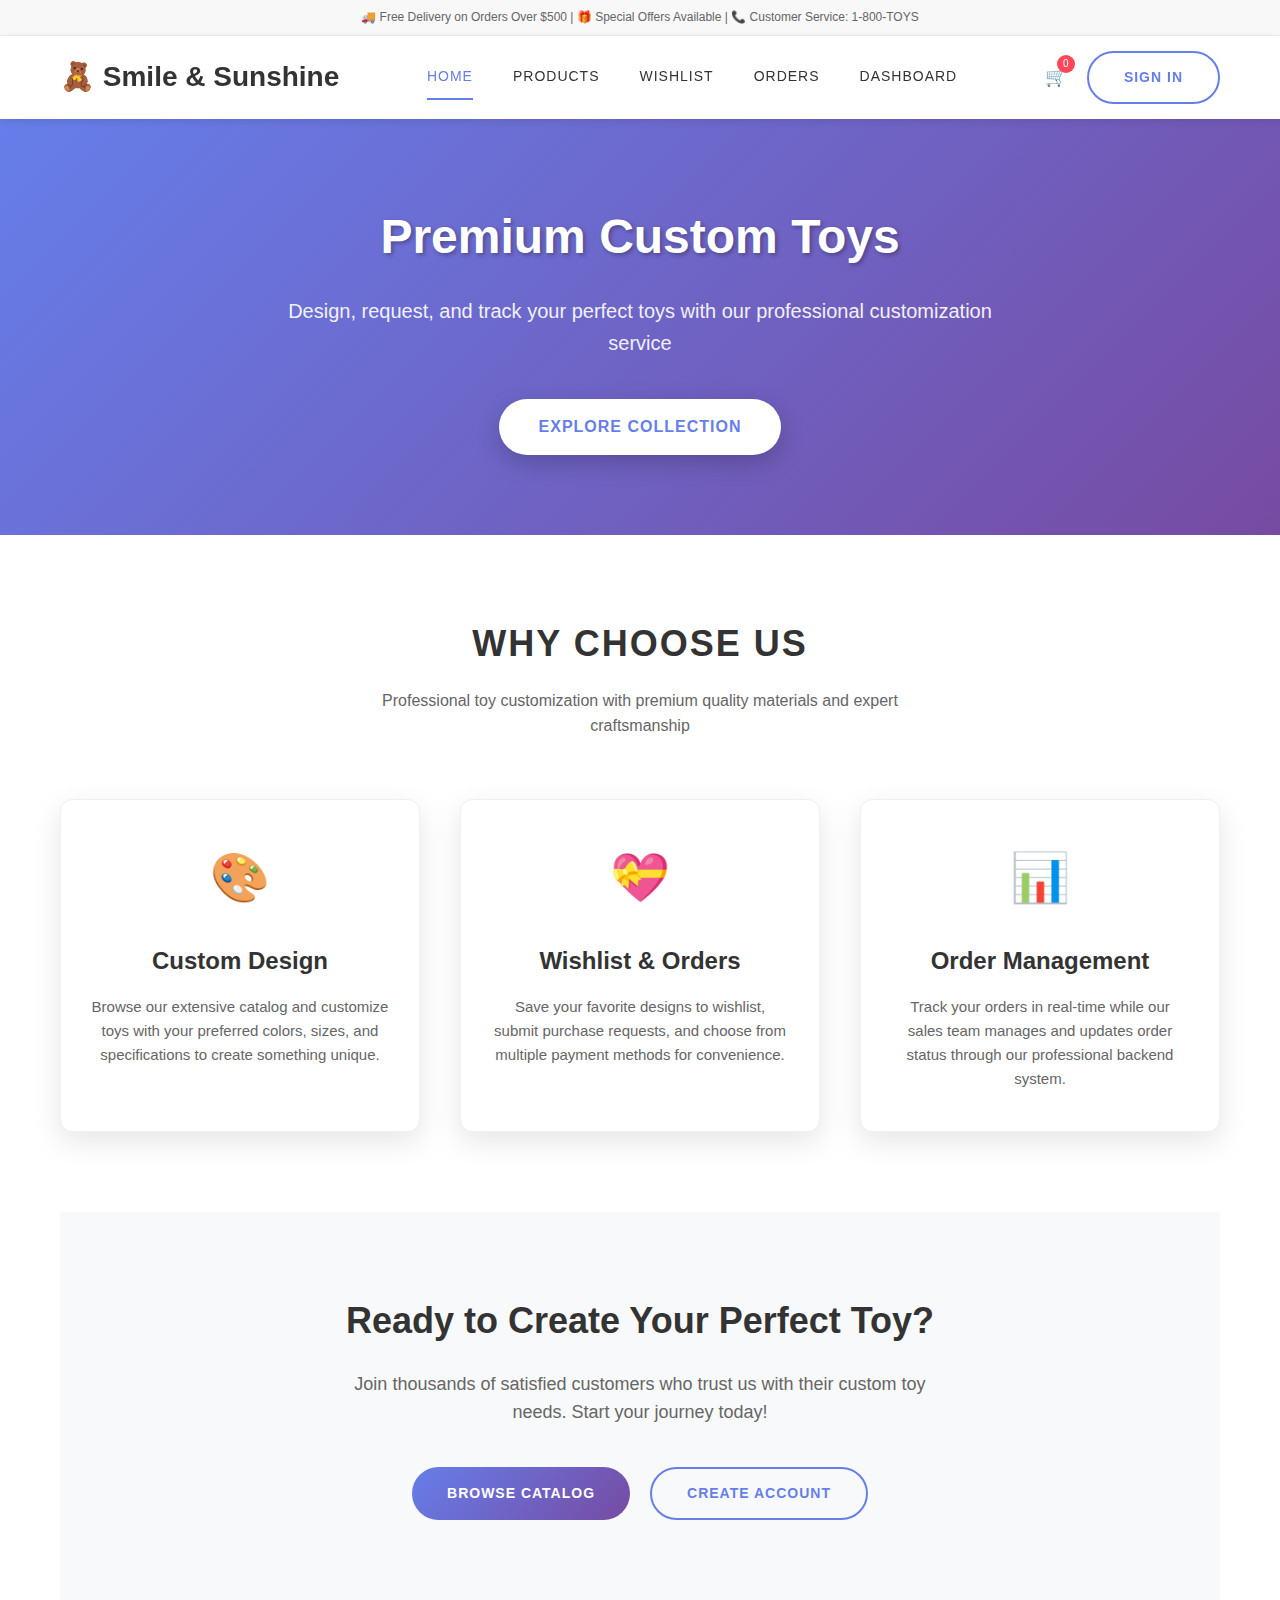
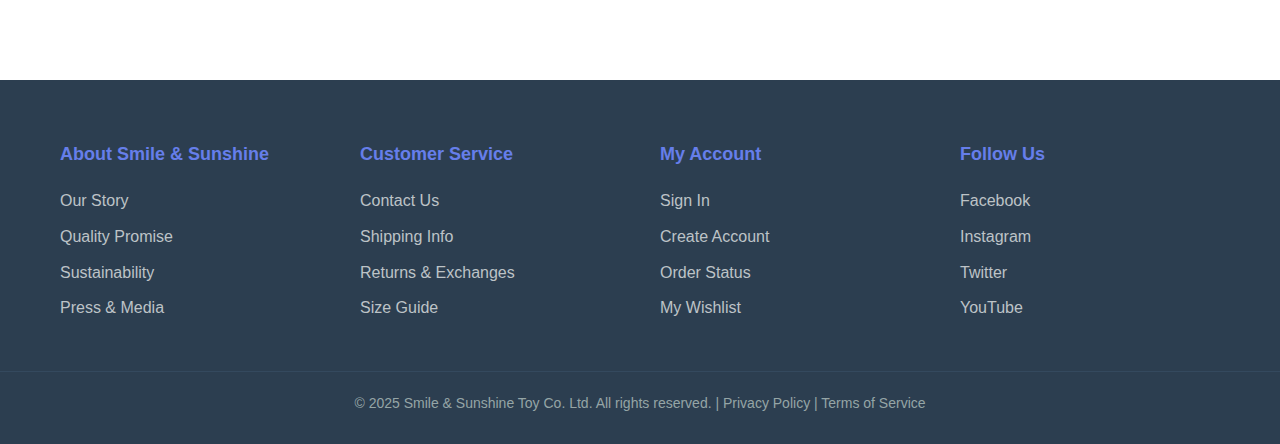
<file: GUI_Assignment/index.html>
<!doctype html>
<html lang="en">
<head>
  <meta charset="utf-8" />
  <meta name="viewport" content="width=device-width,initial-scale=1" />
  <title>Smile & Sunshine Toys - Premium Toys & Customization</title>
  <link rel="stylesheet" href="assets/css/styles.css" />
  <script src="https://code.jquery.com/jquery-3.6.0.min.js"></script>
  <style>
    /* Oriental Traffic inspired styles */
    body {
      background: #ffffff;
      color: #333;
      padding: 0;
    }
    
    .top-banner {
      background: #f8f8f8;
      padding: 8px 0;
      font-size: 12px;
      color: #666;
      text-align: center;
      border-bottom: 1px solid #eee;
    }
    
    .main-header {
      background: white;
      box-shadow: 0 2px 8px rgba(0,0,0,0.1);
      position: sticky;
      top: 0;
      z-index: 1000;
    }
    
    .header-container {
      max-width: 1200px;
      margin: 0 auto;
      display: flex;
      justify-content: space-between;
      align-items: center;
      padding: 15px 20px;
    }
    
    .logo {
      font-size: 28px;
      font-weight: bold;
      color: #333;
      text-decoration: none;
      display: flex;
      align-items: center;
      gap: 8px;
    }
    
    .main-nav {
      display: flex;
      gap: 40px;
      align-items: center;
    }
    
    .main-nav a {
      color: #333;
      text-decoration: none;
      font-weight: 500;
      font-size: 14px;
      text-transform: uppercase;
      letter-spacing: 1px;
      padding: 10px 0;
      border-bottom: 2px solid transparent;
      transition: all 0.3s ease;
    }
    
    .main-nav a:hover,
    .main-nav a.active {
      color: #667eea;
      border-bottom-color: #667eea;
    }
    
    .header-actions {
      display: flex;
      gap: 20px;
      align-items: center;
    }
    
    .cart-icon {
      position: relative;
      color: #333;
      text-decoration: none;
      font-size: 18px;
    }
    
    .cart-badge {
      position: absolute;
      top: -8px;
      right: -8px;
      background: #ff4757;
      color: white;
      border-radius: 50%;
      width: 18px;
      height: 18px;
      font-size: 10px;
      display: flex;
      align-items: center;
      justify-content: center;
    }
    
    .hero-section {
      background: linear-gradient(135deg, #667eea 0%, #764ba2 100%);
      color: white;
      padding: 80px 0;
      text-align: center;
    }
    
    .hero-content {
      max-width: 800px;
      margin: 0 auto;
      padding: 0 20px;
    }
    
    .hero-title {
      font-size: 48px;
      font-weight: 700;
      margin-bottom: 20px;
      text-shadow: 2px 2px 4px rgba(0,0,0,0.3);
    }
    
    .hero-subtitle {
      font-size: 20px;
      margin-bottom: 40px;
      opacity: 0.9;
      font-weight: 300;
    }
    
    .hero-cta {
      display: inline-block;
      background: white;
      color: #667eea;
      padding: 15px 40px;
      border-radius: 30px;
      text-decoration: none;
      font-weight: 600;
      font-size: 16px;
      text-transform: uppercase;
      letter-spacing: 1px;
      transition: all 0.3s ease;
      box-shadow: 0 8px 25px rgba(0,0,0,0.2);
    }
    
    .hero-cta:hover {
      transform: translateY(-3px);
      box-shadow: 0 12px 35px rgba(0,0,0,0.3);
    }
    
    .content-wrapper {
      max-width: 1200px;
      margin: 0 auto;
      padding: 0 20px;
    }
    
    .section-header {
      text-align: center;
      margin: 80px 0 60px 0;
    }
    
    .section-title {
      font-size: 36px;
      font-weight: 700;
      color: #333;
      margin-bottom: 15px;
      text-transform: uppercase;
      letter-spacing: 2px;
    }
    
    .section-subtitle {
      font-size: 16px;
      color: #666;
      max-width: 600px;
      margin: 0 auto;
      line-height: 1.6;
    }
    
    .features-grid {
      display: grid;
      grid-template-columns: repeat(auto-fit, minmax(350px, 1fr));
      gap: 40px;
      margin: 60px 0;
    }
    
    .feature-card {
      background: white;
      padding: 40px 30px;
      border-radius: 12px;
      box-shadow: 0 10px 30px rgba(0,0,0,0.1);
      text-align: center;
      transition: all 0.3s ease;
      border: 1px solid #f0f0f0;
    }
    
    .feature-card:hover {
      transform: translateY(-10px);
      box-shadow: 0 20px 50px rgba(0,0,0,0.15);
    }
    
    .feature-icon {
      font-size: 48px;
      margin-bottom: 25px;
      color: #667eea;
    }
    
    .feature-title {
      font-size: 24px;
      font-weight: 600;
      color: #333;
      margin-bottom: 15px;
    }
    
    .feature-desc {
      color: #666;
      line-height: 1.6;
      font-size: 15px;
    }
    
    .cta-section {
      background: #f8f9fa;
      padding: 80px 0;
      text-align: center;
      margin-top: 80px;
    }
    
    .cta-title {
      font-size: 36px;
      font-weight: 700;
      color: #333;
      margin-bottom: 20px;
    }
    
    .cta-text {
      font-size: 18px;
      color: #666;
      margin-bottom: 40px;
      max-width: 600px;
      margin-left: auto;
      margin-right: auto;
    }
    
    .cta-buttons {
      display: flex;
      gap: 20px;
      justify-content: center;
      flex-wrap: wrap;
    }
    
    .btn-primary {
      background: linear-gradient(135deg, #667eea 0%, #764ba2 100%);
      color: white;
      padding: 15px 35px;
      border-radius: 30px;
      text-decoration: none;
      font-weight: 600;
      text-transform: uppercase;
      letter-spacing: 1px;
      transition: all 0.3s ease;
      border: none;
      cursor: pointer;
      font-size: 14px;
    }
    
    .btn-secondary {
      background: transparent;
      color: #667eea;
      border: 2px solid #667eea;
      padding: 13px 35px;
      border-radius: 30px;
      text-decoration: none;
      font-weight: 600;
      text-transform: uppercase;
      letter-spacing: 1px;
      transition: all 0.3s ease;
      font-size: 14px;
    }
    
    .btn-primary:hover {
      transform: translateY(-2px);
      box-shadow: 0 8px 25px rgba(102, 126, 234, 0.3);
    }
    
    .btn-secondary:hover {
      background: #667eea;
      color: white;
      transform: translateY(-2px);
    }
    
    .main-footer {
      background: #2c3e50;
      color: white;
      padding: 60px 0 30px 0;
      margin-top: 80px;
    }
    
    .footer-content {
      max-width: 1200px;
      margin: 0 auto;
      padding: 0 20px;
      display: grid;
      grid-template-columns: repeat(auto-fit, minmax(250px, 1fr));
      gap: 40px;
    }
    
    .footer-section h4 {
      font-size: 18px;
      font-weight: 600;
      margin-bottom: 20px;
      color: #667eea;
    }
    
    .footer-section ul {
      list-style: none;
      padding: 0;
    }
    
    .footer-section ul li {
      margin-bottom: 10px;
    }
    
    .footer-section ul li a {
      color: #bdc3c7;
      text-decoration: none;
      transition: color 0.3s ease;
    }
    
    .footer-section ul li a:hover {
      color: white;
    }
    
    .footer-bottom {
      border-top: 1px solid #34495e;
      margin-top: 40px;
      padding-top: 20px;
      text-align: center;
      color: #95a5a6;
      font-size: 14px;
    }
    
    .mobile-nav {
      display: none;
    }
    
    @media (max-width: 768px) {
      .main-nav {
        display: none;
      }
      
      .mobile-nav {
        display: block;
      }
      
      .hero-title {
        font-size: 32px;
      }
      
      .features-grid {
        grid-template-columns: 1fr;
        gap: 30px;
      }
      
      .cta-buttons {
        flex-direction: column;
        align-items: center;
      }
    }
  </style>
</head>
<body>
  <!-- Top Banner -->
  <div class="top-banner">
    🚚 Free Delivery on Orders Over $500 | 🎁 Special Offers Available | 📞 Customer Service: 1-800-TOYS
  </div>

  <!-- Main Header -->
  <header class="main-header">
    <div class="header-container">
      <a href="index.html" class="logo">
        🧸 Smile & Sunshine
      </a>
      
      <nav class="main-nav">
        <a href="index.html" class="active">Home</a>
        <a href="catalog.html">Products</a>
        <a href="wishlist.html">Wishlist</a>
        <a href="order-status.html">Orders</a>
        <a href="sales-dashboard.html">Dashboard</a>
      </nav>
      
      <div class="header-actions">
        <a href="wishlist.html" class="cart-icon">
          🛒 <span class="cart-badge">0</span>
        </a>
        <a href="login.html" class="btn-secondary">Sign In</a>
      </div>
      
      <!-- Mobile Menu Button -->
      <div class="mobile-nav">
        <button>☰</button>
      </div>
    </div>
  </header>

  <!-- Hero Section -->
  <section class="hero-section">
    <div class="hero-content">
      <h1 class="hero-title">Premium Custom Toys</h1>
      <p class="hero-subtitle">Design, request, and track your perfect toys with our professional customization service</p>
      <a href="catalog.html" class="hero-cta">Explore Collection</a>
    </div>
  </section>

  <!-- Main Content -->
  <main class="content-wrapper">
    <!-- Features Section -->
    <section class="section-header">
      <h2 class="section-title">Why Choose Us</h2>
      <p class="section-subtitle">Professional toy customization with premium quality materials and expert craftsmanship</p>
    </section>

    <div class="features-grid">
      <div class="feature-card">
        <div class="feature-icon">🎨</div>
        <h3 class="feature-title">Custom Design</h3>
        <p class="feature-desc">Browse our extensive catalog and customize toys with your preferred colors, sizes, and specifications to create something unique.</p>
      </div>
      
      <div class="feature-card">
        <div class="feature-icon">💝</div>
        <h3 class="feature-title">Wishlist & Orders</h3>
        <p class="feature-desc">Save your favorite designs to wishlist, submit purchase requests, and choose from multiple payment methods for convenience.</p>
      </div>
      
      <div class="feature-card">
        <div class="feature-icon">📊</div>
        <h3 class="feature-title">Order Management</h3>
        <p class="feature-desc">Track your orders in real-time while our sales team manages and updates order status through our professional backend system.</p>
      </div>
    </div>

    <!-- Call to Action Section -->
    <section class="cta-section">
      <div class="content-wrapper">
        <h2 class="cta-title">Ready to Create Your Perfect Toy?</h2>
        <p class="cta-text">Join thousands of satisfied customers who trust us with their custom toy needs. Start your journey today!</p>
        <div class="cta-buttons">
          <a href="catalog.html" class="btn-primary">Browse Catalog</a>
          <a href="login.html" class="btn-secondary">Create Account</a>
        </div>
      </div>
    </section>
  </main>

  <!-- Footer -->
  <footer class="main-footer">
    <div class="footer-content">
      <div class="footer-section">
        <h4>About Smile & Sunshine</h4>
        <ul>
          <li><a href="#">Our Story</a></li>
          <li><a href="#">Quality Promise</a></li>
          <li><a href="#">Sustainability</a></li>
          <li><a href="#">Press & Media</a></li>
        </ul>
      </div>
      
      <div class="footer-section">
        <h4>Customer Service</h4>
        <ul>
          <li><a href="#">Contact Us</a></li>
          <li><a href="#">Shipping Info</a></li>
          <li><a href="#">Returns & Exchanges</a></li>
          <li><a href="#">Size Guide</a></li>
        </ul>
      </div>
      
      <div class="footer-section">
        <h4>My Account</h4>
        <ul>
          <li><a href="login.html">Sign In</a></li>
          <li><a href="register.html">Create Account</a></li>
          <li><a href="order-status.html">Order Status</a></li>
          <li><a href="wishlist.html">My Wishlist</a></li>
        </ul>
      </div>
      
      <div class="footer-section">
        <h4>Follow Us</h4>
        <ul>
          <li><a href="#">Facebook</a></li>
          <li><a href="#">Instagram</a></li>
          <li><a href="#">Twitter</a></li>
          <li><a href="#">YouTube</a></li>
        </ul>
      </div>
    </div>
    
    <div class="footer-bottom">
      <p>&copy; 2025 Smile & Sunshine Toy Co. Ltd. All rights reserved. | Privacy Policy | Terms of Service</p>
    </div>
  </footer>

  <script>
    $(document).ready(function() {
      // Smooth scrolling for anchor links
      $('a[href^="#"]').on('click', function(event) {
        var target = $(this.getAttribute('href'));
        if(target.length) {
          event.preventDefault();
          $('html, body').stop().animate({
            scrollTop: target.offset().top - 80
          }, 1000);
        }
      });
      
      // Add scroll effect to header
      $(window).scroll(function() {
        var scroll = $(window).scrollTop();
        if (scroll >= 50) {
          $('.main-header').addClass('scrolled');
        } else {
          $('.main-header').removeClass('scrolled');
        }
      });
      
      // Cart badge animation
      $('.cart-icon').on('click', function(e) {
        e.preventDefault();
        $(this).find('.cart-badge').animate({
          fontSize: '14px'
        }, 200).animate({
          fontSize: '10px'
        }, 200);
        window.location.href = 'wishlist.html';
      });
    });
  </script>
</body>
</html>
</file>
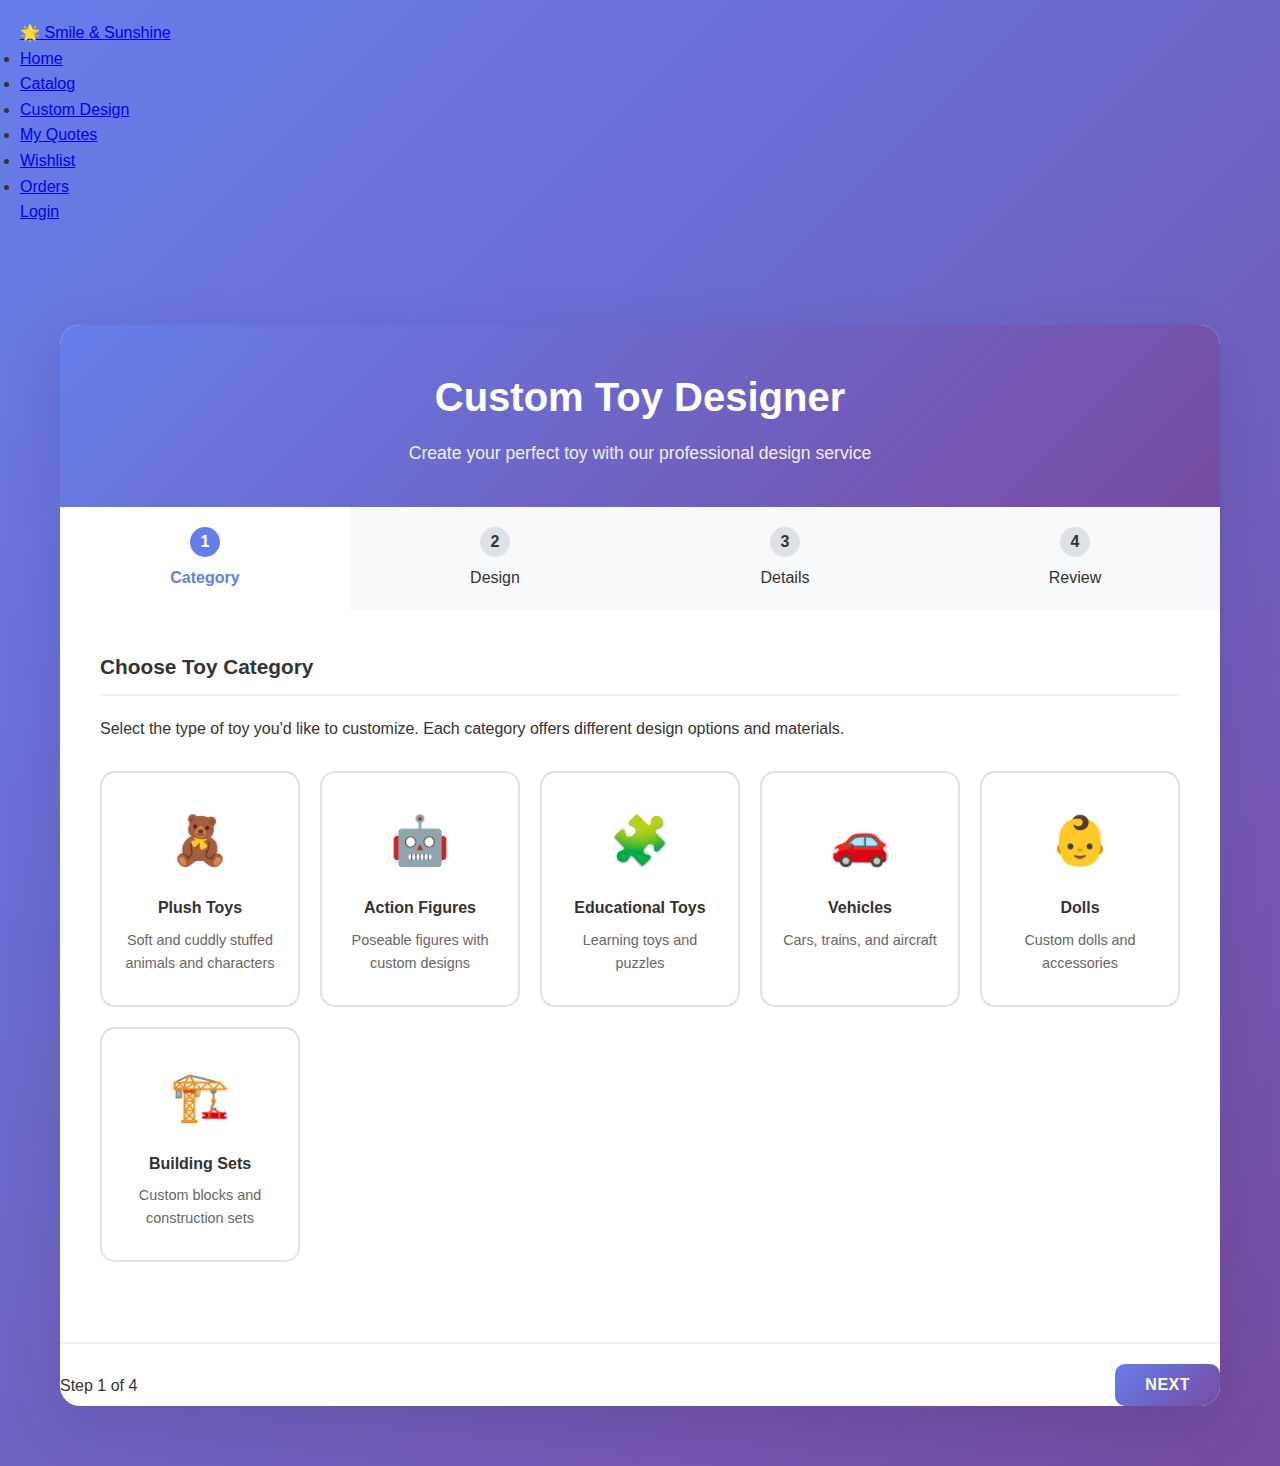
<file: GUI_Assignment/custom-toys.html>
<!DOCTYPE html>
<html lang="en">
<head>
  <meta charset="UTF-8">
  <meta name="viewport" content="width=device-width, initial-scale=1.0">
  <title>Custom Toy Design - Smile & Sunshine Toys</title>
  <link rel="stylesheet" href="assets/css/styles.css">
  <style>
    .custom-toy-container {
      max-width: 1200px;
      margin: 100px auto 40px;
      padding: 0 20px;
    }

    .design-wizard {
      background: white;
      border-radius: 20px;
      box-shadow: 0 20px 60px rgba(0,0,0,0.1);
      overflow: hidden;
    }

    .wizard-header {
      background: linear-gradient(135deg, #667eea 0%, #764ba2 100%);
      color: white;
      padding: 40px;
      text-align: center;
    }

    .wizard-title {
      font-size: 2.5rem;
      margin-bottom: 10px;
      font-weight: 700;
    }

    .wizard-subtitle {
      font-size: 1.1rem;
      opacity: 0.9;
    }

    .wizard-steps {
      display: flex;
      background: #f8f9fa;
      padding: 0;
      margin: 0;
      list-style: none;
    }

    .step-item {
      flex: 1;
      padding: 20px;
      text-align: center;
      position: relative;
      cursor: pointer;
      transition: all 0.3s ease;
    }

    .step-item.active {
      background: white;
      color: #667eea;
      font-weight: 600;
    }

    .step-item.completed {
      background: #e8f5e8;
      color: #28a745;
    }

    .step-number {
      display: inline-block;
      width: 30px;
      height: 30px;
      border-radius: 50%;
      background: #dee2e6;
      line-height: 30px;
      margin-bottom: 8px;
      font-weight: bold;
    }

    .step-item.active .step-number {
      background: #667eea;
      color: white;
    }

    .step-item.completed .step-number {
      background: #28a745;
      color: white;
    }

    .wizard-content {
      padding: 40px;
    }

    .step-content {
      display: none;
      animation: fadeInUp 0.5s ease;
    }

    .step-content.active {
      display: block;
    }

    @keyframes fadeInUp {
      from {
        opacity: 0;
        transform: translateY(20px);
      }
      to {
        opacity: 1;
        transform: translateY(0);
      }
    }

    .toy-categories {
      display: grid;
      grid-template-columns: repeat(auto-fit, minmax(200px, 1fr));
      gap: 20px;
      margin-top: 30px;
    }

    .category-card {
      border: 2px solid #dee2e6;
      border-radius: 15px;
      padding: 30px 20px;
      text-align: center;
      cursor: pointer;
      transition: all 0.3s ease;
      background: white;
    }

    .category-card:hover {
      border-color: #667eea;
      transform: translateY(-5px);
      box-shadow: 0 10px 30px rgba(102, 126, 234, 0.2);
    }

    .category-card.selected {
      border-color: #667eea;
      background: #f8f9ff;
    }

    .category-icon {
      font-size: 3rem;
      margin-bottom: 15px;
      display: block;
    }

    .category-name {
      font-weight: 600;
      color: #333;
      margin-bottom: 8px;
    }

    .category-desc {
      font-size: 0.9rem;
      color: #666;
    }

    .form-section {
      margin-bottom: 30px;
    }

    .section-title {
      font-size: 1.3rem;
      font-weight: 600;
      margin-bottom: 20px;
      color: #333;
      border-bottom: 2px solid #f0f0f0;
      padding-bottom: 10px;
    }

    .form-grid {
      display: grid;
      grid-template-columns: repeat(auto-fit, minmax(250px, 1fr));
      gap: 20px;
    }

    .form-group {
      margin-bottom: 20px;
    }

    .form-label {
      display: block;
      margin-bottom: 8px;
      font-weight: 500;
      color: #333;
    }

    .form-input, .form-select, .form-textarea {
      width: 100%;
      padding: 12px 15px;
      border: 2px solid #dee2e6;
      border-radius: 10px;
      font-size: 1rem;
      transition: all 0.3s ease;
    }

    .form-input:focus, .form-select:focus, .form-textarea:focus {
      outline: none;
      border-color: #667eea;
      box-shadow: 0 0 0 3px rgba(102, 126, 234, 0.1);
    }

    .form-textarea {
      resize: vertical;
      min-height: 100px;
    }

    .color-palette {
      display: grid;
      grid-template-columns: repeat(auto-fill, minmax(60px, 1fr));
      gap: 10px;
      margin-top: 10px;
    }

    .color-option {
      width: 60px;
      height: 60px;
      border-radius: 50%;
      border: 3px solid transparent;
      cursor: pointer;
      transition: all 0.3s ease;
      position: relative;
    }

    .color-option:hover {
      transform: scale(1.1);
      border-color: #333;
    }

    .color-option.selected {
      border-color: #667eea;
      box-shadow: 0 0 0 3px rgba(102, 126, 234, 0.3);
    }

    .color-option::after {
      content: '✓';
      position: absolute;
      top: 50%;
      left: 50%;
      transform: translate(-50%, -50%);
      color: white;
      font-weight: bold;
      font-size: 1.2rem;
      opacity: 0;
      transition: opacity 0.3s ease;
    }

    .color-option.selected::after {
      opacity: 1;
    }

    .material-options {
      display: grid;
      grid-template-columns: repeat(auto-fit, minmax(150px, 1fr));
      gap: 15px;
      margin-top: 15px;
    }

    .material-card {
      border: 2px solid #dee2e6;
      border-radius: 10px;
      padding: 15px;
      text-align: center;
      cursor: pointer;
      transition: all 0.3s ease;
    }

    .material-card:hover {
      border-color: #667eea;
    }

    .material-card.selected {
      border-color: #667eea;
      background: #f8f9ff;
    }

    .size-slider {
      margin-top: 20px;
    }

    .slider {
      width: 100%;
      height: 6px;
      border-radius: 3px;
      background: #dee2e6;
      outline: none;
      -webkit-appearance: none;
    }

    .slider::-webkit-slider-thumb {
      -webkit-appearance: none;
      appearance: none;
      width: 20px;
      height: 20px;
      border-radius: 50%;
      background: #667eea;
      cursor: pointer;
    }

    .slider::-moz-range-thumb {
      width: 20px;
      height: 20px;
      border-radius: 50%;
      background: #667eea;
      cursor: pointer;
      border: none;
    }

    .size-display {
      text-align: center;
      margin-top: 10px;
      font-size: 1.1rem;
      font-weight: 600;
      color: #667eea;
    }

    .upload-area {
      border: 2px dashed #dee2e6;
      border-radius: 10px;
      padding: 40px;
      text-align: center;
      cursor: pointer;
      transition: all 0.3s ease;
      background: #fafafa;
    }

    .upload-area:hover {
      border-color: #667eea;
      background: #f8f9ff;
    }

    .upload-area.dragover {
      border-color: #667eea;
      background: #f8f9ff;
      transform: scale(1.02);
    }

    .upload-icon {
      font-size: 3rem;
      color: #999;
      margin-bottom: 15px;
    }

    .upload-text {
      color: #666;
      margin-bottom: 10px;
    }

    .upload-hint {
      font-size: 0.9rem;
      color: #999;
    }

    .preview-area {
      margin-top: 20px;
      display: none;
    }

    .preview-images {
      display: grid;
      grid-template-columns: repeat(auto-fill, minmax(150px, 1fr));
      gap: 15px;
    }

    .preview-item {
      position: relative;
      border-radius: 10px;
      overflow: hidden;
      box-shadow: 0 5px 15px rgba(0,0,0,0.1);
    }

    .preview-image {
      width: 100%;
      height: 150px;
      object-fit: cover;
    }

    .preview-remove {
      position: absolute;
      top: 5px;
      right: 5px;
      background: rgba(255,255,255,0.9);
      border: none;
      border-radius: 50%;
      width: 25px;
      height: 25px;
      cursor: pointer;
      font-size: 0.8rem;
      color: #dc3545;
    }

    .wizard-actions {
      display: flex;
      justify-content: space-between;
      align-items: center;
      margin-top: 40px;
      padding-top: 20px;
      border-top: 2px solid #f0f0f0;
    }

    .btn {
      padding: 12px 30px;
      border: none;
      border-radius: 10px;
      font-size: 1rem;
      font-weight: 600;
      cursor: pointer;
      transition: all 0.3s ease;
    }

    .btn-primary {
      background: linear-gradient(135deg, #667eea 0%, #764ba2 100%);
      color: white;
    }

    .btn-primary:hover {
      transform: translateY(-2px);
      box-shadow: 0 10px 25px rgba(102, 126, 234, 0.3);
    }

    .btn-secondary {
      background: #f8f9fa;
      color: #666;
      border: 2px solid #dee2e6;
    }

    .btn-secondary:hover {
      background: #e9ecef;
      border-color: #adb5bd;
    }

    .btn:disabled {
      opacity: 0.5;
      cursor: not-allowed;
    }

    .summary-section {
      background: #f8f9fa;
      border-radius: 15px;
      padding: 25px;
      margin-bottom: 20px;
    }

    .summary-title {
      font-size: 1.2rem;
      font-weight: 600;
      margin-bottom: 15px;
      color: #333;
    }

    .summary-grid {
      display: grid;
      grid-template-columns: repeat(auto-fit, minmax(200px, 1fr));
      gap: 15px;
    }

    .summary-item {
      background: white;
      padding: 15px;
      border-radius: 10px;
      border: 1px solid #dee2e6;
    }

    .summary-label {
      font-size: 0.9rem;
      color: #666;
      margin-bottom: 5px;
    }

    .summary-value {
      font-weight: 600;
      color: #333;
    }

    .price-estimate {
      background: linear-gradient(135deg, #667eea 0%, #764ba2 100%);
      color: white;
      border-radius: 15px;
      padding: 25px;
      text-align: center;
      margin-top: 20px;
    }

    .price-label {
      font-size: 1rem;
      opacity: 0.9;
      margin-bottom: 10px;
    }

    .price-amount {
      font-size: 2.5rem;
      font-weight: 700;
      margin-bottom: 10px;
    }

    .price-note {
      font-size: 0.9rem;
      opacity: 0.8;
    }

    .responsive-design {
      margin-top: 20px;
    }

    @media (max-width: 768px) {
      .custom-toy-container {
        margin-top: 80px;
        padding: 0 10px;
      }

      .wizard-header {
        padding: 20px;
      }

      .wizard-title {
        font-size: 1.8rem;
      }

      .wizard-content {
        padding: 20px;
      }

      .wizard-steps {
        flex-direction: column;
      }

      .step-item {
        padding: 15px;
      }

      .toy-categories {
        grid-template-columns: 1fr;
      }

      .form-grid {
        grid-template-columns: 1fr;
      }

      .color-palette {
        grid-template-columns: repeat(auto-fill, minmax(50px, 1fr));
      }

      .color-option {
        width: 50px;
        height: 50px;
      }
    }
  </style>
</head>
<body>
  <!-- Navigation -->
  <nav class="nav">
    <div class="nav-container">
      <div class="nav-logo">
        <a href="index.html">
          <span class="logo-icon">🌟</span>
          <span class="logo-text">Smile & Sunshine</span>
        </a>
      </div>
      <ul class="nav-menu">
        <li><a href="index.html" class="nav-link">Home</a></li>
        <li><a href="catalog.html" class="nav-link">Catalog</a></li>
        <li><a href="custom-toys.html" class="nav-link active">Custom Design</a></li>
        <li><a href="quote-requests.html" class="nav-link">My Quotes</a></li>
        <li><a href="wishlist.html" class="nav-link">Wishlist</a></li>
        <li><a href="order-status.html" class="nav-link">Orders</a></li>
      </ul>
      <div class="nav-auth">
        <a href="login.html" class="nav-link" id="authLink">Login</a>
      </div>
    </div>
  </nav>

  <main class="custom-toy-container">
    <div class="design-wizard">
      <!-- Wizard Header -->
      <div class="wizard-header">
        <h1 class="wizard-title">Custom Toy Designer</h1>
        <p class="wizard-subtitle">Create your perfect toy with our professional design service</p>
      </div>

      <!-- Progress Steps -->
      <ol class="wizard-steps">
        <li class="step-item active" data-step="1">
          <div class="step-number">1</div>
          <div class="step-title">Category</div>
        </li>
        <li class="step-item" data-step="2">
          <div class="step-number">2</div>
          <div class="step-title">Design</div>
        </li>
        <li class="step-item" data-step="3">
          <div class="step-number">3</div>
          <div class="step-title">Details</div>
        </li>
        <li class="step-item" data-step="4">
          <div class="step-number">4</div>
          <div class="step-title">Review</div>
        </li>
      </ol>

      <!-- Wizard Content -->
      <div class="wizard-content">
        <!-- Step 1: Category Selection -->
        <div class="step-content active" data-step="1">
          <h2 class="section-title">Choose Toy Category</h2>
          <p>Select the type of toy you'd like to customize. Each category offers different design options and materials.</p>
          
          <div class="toy-categories">
            <div class="category-card" data-category="plush">
              <div class="category-icon">🧸</div>
              <div class="category-name">Plush Toys</div>
              <div class="category-desc">Soft and cuddly stuffed animals and characters</div>
            </div>
            <div class="category-card" data-category="action">
              <div class="category-icon">🤖</div>
              <div class="category-name">Action Figures</div>
              <div class="category-desc">Poseable figures with custom designs</div>
            </div>
            <div class="category-card" data-category="educational">
              <div class="category-icon">🧩</div>
              <div class="category-name">Educational Toys</div>
              <div class="category-desc">Learning toys and puzzles</div>
            </div>
            <div class="category-card" data-category="vehicles">
              <div class="category-icon">🚗</div>
              <div class="category-name">Vehicles</div>
              <div class="category-desc">Cars, trains, and aircraft</div>
            </div>
            <div class="category-card" data-category="dolls">
              <div class="category-icon">👶</div>
              <div class="category-name">Dolls</div>
              <div class="category-desc">Custom dolls and accessories</div>
            </div>
            <div class="category-card" data-category="building">
              <div class="category-icon">🏗️</div>
              <div class="category-name">Building Sets</div>
              <div class="category-desc">Custom blocks and construction sets</div>
            </div>
          </div>
        </div>

        <!-- Step 2: Design Customization -->
        <div class="step-content" data-step="2">
          <h2 class="section-title">Design Your Toy</h2>
          
          <div class="form-section">
            <h3 class="section-title">Basic Information</h3>
            <div class="form-grid">
              <div class="form-group">
                <label class="form-label" for="toyName">Toy Name *</label>
                <input type="text" class="form-input" id="toyName" placeholder="Enter your toy's name" required>
              </div>
              <div class="form-group">
                <label class="form-label" for="toyDescription">Description</label>
                <textarea class="form-textarea" id="toyDescription" placeholder="Describe your toy concept..."></textarea>
              </div>
            </div>
          </div>

          <div class="form-section">
            <h3 class="section-title">Size & Dimensions</h3>
            <div class="form-group">
              <label class="form-label">Size Category</label>
              <div class="size-slider">
                <input type="range" class="slider" id="sizeSlider" min="1" max="5" value="3">
                <div class="size-display" id="sizeDisplay">Medium (15-25 cm)</div>
              </div>
            </div>
            <div class="form-grid">
              <div class="form-group">
                <label class="form-label" for="customWidth">Custom Width (cm)</label>
                <input type="number" class="form-input" id="customWidth" placeholder="Width" min="1" max="100">
              </div>
              <div class="form-group">
                <label class="form-label" for="customHeight">Custom Height (cm)</label>
                <input type="number" class="form-input" id="customHeight" placeholder="Height" min="1" max="100">
              </div>
              <div class="form-group">
                <label class="form-label" for="customDepth">Custom Depth (cm)</label>
                <input type="number" class="form-input" id="customDepth" placeholder="Depth" min="1" max="100">
              </div>
            </div>
          </div>

          <div class="form-section">
            <h3 class="section-title">Color Scheme</h3>
            <label class="form-label">Primary Colors (select up to 3)</label>
            <div class="color-palette">
              <div class="color-option" data-color="red" style="background-color: #ff6b6b;"></div>
              <div class="color-option" data-color="blue" style="background-color: #4ecdc4;"></div>
              <div class="color-option" data-color="green" style="background-color: #45b7d1;"></div>
              <div class="color-option" data-color="yellow" style="background-color: #f7dc6f;"></div>
              <div class="color-option" data-color="purple" style="background-color: #bb8fce;"></div>
              <div class="color-option" data-color="pink" style="background-color: #f8c2c1;"></div>
              <div class="color-option" data-color="orange" style="background-color: #f39c12;"></div>
              <div class="color-option" data-color="brown" style="background-color: #8d6e63;"></div>
              <div class="color-option" data-color="black" style="background-color: #34495e;"></div>
              <div class="color-option" data-color="white" style="background-color: #ecf0f1; border-color: #bdc3c7;"></div>
            </div>
          </div>

          <div class="form-section">
            <h3 class="section-title">Materials</h3>
            <div class="material-options" id="materialOptions">
              <!-- Materials will be populated based on category -->
            </div>
          </div>
        </div>

        <!-- Step 3: Additional Details -->
        <div class="step-content" data-step="3">
          <h2 class="section-title">Additional Details</h2>
          
          <div class="form-section">
            <h3 class="section-title">Quantity & Budget</h3>
            <div class="form-grid">
              <div class="form-group">
                <label class="form-label" for="quantity">Quantity *</label>
                <input type="number" class="form-input" id="quantity" value="1" min="1" max="1000" required>
              </div>
              <div class="form-group">
                <label class="form-label" for="budget">Budget Range</label>
                <select class="form-select" id="budget">
                  <option value="">Select budget range</option>
                  <option value="50-100">$50 - $100</option>
                  <option value="100-250">$100 - $250</option>
                  <option value="250-500">$250 - $500</option>
                  <option value="500-1000">$500 - $1000</option>
                  <option value="1000+">$1000+</option>
                </select>
              </div>
            </div>
          </div>

          <div class="form-section">
            <h3 class="section-title">Special Requirements</h3>
            <div class="form-group">
              <label class="form-label" for="specialFeatures">Special Features</label>
              <textarea class="form-textarea" id="specialFeatures" placeholder="Describe any special features like sounds, lights, moveable parts, etc."></textarea>
            </div>
            <div class="form-group">
              <label class="form-label" for="safetyRequirements">Safety Requirements</label>
              <textarea class="form-textarea" id="safetyRequirements" placeholder="Any specific safety requirements or age restrictions?"></textarea>
            </div>
          </div>

          <div class="form-section">
            <h3 class="section-title">Reference Images</h3>
            <div class="upload-area" id="uploadArea">
              <div class="upload-icon">📁</div>
              <div class="upload-text">Drop your reference images here</div>
              <div class="upload-hint">or click to browse (JPG, PNG, PDF up to 10MB each)</div>
              <input type="file" id="fileInput" multiple accept="image/*,.pdf" style="display: none;">
            </div>
            <div class="preview-area" id="previewArea">
              <div class="preview-images" id="previewImages"></div>
            </div>
          </div>

          <div class="form-section">
            <h3 class="section-title">Timeline</h3>
            <div class="form-group">
              <label class="form-label" for="deadline">Preferred Completion Date</label>
              <input type="date" class="form-input" id="deadline" min="">
            </div>
          </div>
        </div>

        <!-- Step 4: Review & Submit -->
        <div class="step-content" data-step="4">
          <h2 class="section-title">Review Your Design</h2>
          
          <div class="summary-section">
            <h3 class="summary-title">Design Summary</h3>
            <div class="summary-grid" id="designSummary">
              <!-- Summary will be populated dynamically -->
            </div>
          </div>

          <div class="price-estimate">
            <div class="price-label">Estimated Price Range</div>
            <div class="price-amount" id="priceEstimate">$150 - $300</div>
            <div class="price-note">Final price will be provided in your custom quote</div>
          </div>

          <div class="form-section">
            <h3 class="section-title">Contact Information</h3>
            <div class="form-grid">
              <div class="form-group">
                <label class="form-label" for="contactName">Contact Name *</label>
                <input type="text" class="form-input" id="contactName" required>
              </div>
              <div class="form-group">
                <label class="form-label" for="contactEmail">Email Address *</label>
                <input type="email" class="form-input" id="contactEmail" required>
              </div>
              <div class="form-group">
                <label class="form-label" for="contactPhone">Phone Number</label>
                <input type="tel" class="form-input" id="contactPhone">
              </div>
              <div class="form-group">
                <label class="form-label" for="preferredContact">Preferred Contact Method</label>
                <select class="form-select" id="preferredContact">
                  <option value="email">Email</option>
                  <option value="phone">Phone</option>
                  <option value="both">Both</option>
                </select>
              </div>
            </div>
          </div>
        </div>
      </div>

      <!-- Wizard Actions -->
      <div class="wizard-actions">
        <button type="button" class="btn btn-secondary" id="prevBtn" style="display: none;">Previous</button>
        <div class="step-info">Step <span id="currentStep">1</span> of 4</div>
        <button type="button" class="btn btn-primary" id="nextBtn">Next</button>
      </div>
    </div>
  </main>

  <script src="https://code.jquery.com/jquery-3.6.0.min.js"></script>
  <script src="assets/js/app.js"></script>
  <script>
    $(document).ready(function() {
      let currentStep = 1;
      let selectedCategory = '';
      let selectedColors = [];
      let selectedMaterials = [];
      let uploadedFiles = [];

      // Initialize
      initializePage();
      updateStepDisplay();
      setMinDate();

      function initializePage() {
        // Check if user is logged in
        const user = JSON.parse(localStorage.getItem('currentUser') || 'null');
        if (user) {
          $('#contactName').val(user.name);
          $('#contactEmail').val(user.email);
          $('#authLink').text('Logout').attr('href', '#').on('click', function(e) {
            e.preventDefault();
            logout();
          });
        }
      }

      function setMinDate() {
        const today = new Date();
        const minDate = new Date(today.getTime() + (14 * 24 * 60 * 60 * 1000)); // 2 weeks from today
        $('#deadline').attr('min', minDate.toISOString().split('T')[0]);
      }

      // Category selection
      $('.category-card').on('click', function() {
        $('.category-card').removeClass('selected');
        $(this).addClass('selected');
        selectedCategory = $(this).data('category');
        updateMaterialOptions();
        validateStep(1);
      });

      // Color selection
      $('.color-option').on('click', function() {
        const color = $(this).data('color');
        
        if ($(this).hasClass('selected')) {
          $(this).removeClass('selected');
          selectedColors = selectedColors.filter(c => c !== color);
        } else if (selectedColors.length < 3) {
          $(this).addClass('selected');
          selectedColors.push(color);
        } else {
          showNotification('You can select up to 3 colors', 'warning');
        }
      });

      // Material selection
      $(document).on('click', '.material-card', function() {
        $(this).toggleClass('selected');
        const material = $(this).data('material');
        
        if ($(this).hasClass('selected')) {
          selectedMaterials.push(material);
        } else {
          selectedMaterials = selectedMaterials.filter(m => m !== material);
        }
      });

      // Size slider
      $('#sizeSlider').on('input', function() {
        const value = parseInt($(this).val());
        const sizeLabels = {
          1: 'Extra Small (5-10 cm)',
          2: 'Small (10-15 cm)', 
          3: 'Medium (15-25 cm)',
          4: 'Large (25-40 cm)',
          5: 'Extra Large (40+ cm)'
        };
        $('#sizeDisplay').text(sizeLabels[value]);
      });

      // File upload
      $('#uploadArea').on('click', function() {
        $('#fileInput').click();
      });

      $('#uploadArea').on('dragover', function(e) {
        e.preventDefault();
        $(this).addClass('dragover');
      });

      $('#uploadArea').on('dragleave', function(e) {
        e.preventDefault();
        $(this).removeClass('dragover');
      });

      $('#uploadArea').on('drop', function(e) {
        e.preventDefault();
        $(this).removeClass('dragover');
        const files = e.originalEvent.dataTransfer.files;
        handleFiles(files);
      });

      $('#fileInput').on('change', function() {
        handleFiles(this.files);
      });

      function handleFiles(files) {
        for (let file of files) {
          if (file.size > 10 * 1024 * 1024) {
            showNotification(`File ${file.name} is too large. Maximum size is 10MB.`, 'error');
            continue;
          }
          
          uploadedFiles.push(file);
          
          if (file.type.startsWith('image/')) {
            const reader = new FileReader();
            reader.onload = function(e) {
              addPreviewImage(e.target.result, file.name);
            };
            reader.readAsDataURL(file);
          } else {
            addPreviewImage(null, file.name);
          }
        }
        
        if (uploadedFiles.length > 0) {
          $('#previewArea').show();
        }
      }

      function addPreviewImage(src, name) {
        const previewHtml = `
          <div class="preview-item" data-filename="${name}">
            ${src ? `<img src="${src}" alt="${name}" class="preview-image">` : 
              `<div class="preview-image" style="display: flex; align-items: center; justify-content: center; background: #f8f9fa; color: #666;">📄 ${name}</div>`}
            <button class="preview-remove" onclick="removeFile('${name}')">&times;</button>
          </div>
        `;
        $('#previewImages').append(previewHtml);
      }

      window.removeFile = function(filename) {
        uploadedFiles = uploadedFiles.filter(f => f.name !== filename);
        $(`.preview-item[data-filename="${filename}"]`).remove();
        
        if (uploadedFiles.length === 0) {
          $('#previewArea').hide();
        }
      };

      function updateMaterialOptions() {
        const materials = {
          plush: [
            { id: 'cotton', name: 'Cotton Fill', desc: 'Soft and hypoallergenic' },
            { id: 'polyester', name: 'Polyester Fill', desc: 'Durable and washable' },
            { id: 'bamboo', name: 'Bamboo Fiber', desc: 'Eco-friendly and antibacterial' },
            { id: 'minky', name: 'Minky Fabric', desc: 'Ultra-soft texture' }
          ],
          action: [
            { id: 'abs', name: 'ABS Plastic', desc: 'Strong and flexible' },
            { id: 'pvc', name: 'PVC', desc: 'Detailed molding possible' },
            { id: 'metal', name: 'Die-cast Metal', desc: 'Premium weight and feel' },
            { id: 'rubber', name: 'Flexible Rubber', desc: 'Bendable joints' }
          ],
          educational: [
            { id: 'wood', name: 'Natural Wood', desc: 'Sustainable and safe' },
            { id: 'recycled', name: 'Recycled Plastic', desc: 'Eco-friendly option' },
            { id: 'foam', name: 'EVA Foam', desc: 'Soft and colorful' },
            { id: 'cardboard', name: 'Reinforced Cardboard', desc: 'Lightweight and safe' }
          ],
          vehicles: [
            { id: 'aluminum', name: 'Aluminum Alloy', desc: 'Lightweight and durable' },
            { id: 'steel', name: 'Steel Frame', desc: 'Maximum durability' },
            { id: 'composite', name: 'Composite Materials', desc: 'Modern and strong' },
            { id: 'plastic', name: 'High-grade Plastic', desc: 'Safe for children' }
          ],
          dolls: [
            { id: 'vinyl', name: 'Vinyl Body', desc: 'Realistic skin feel' },
            { id: 'cloth', name: 'Cloth Body', desc: 'Cuddly and soft' },
            { id: 'porcelain', name: 'Porcelain Face', desc: 'Collector quality' },
            { id: 'silicone', name: 'Silicone Parts', desc: 'Lifelike appearance' }
          ],
          building: [
            { id: 'abs_blocks', name: 'ABS Blocks', desc: 'Standard building blocks' },
            { id: 'magnetic', name: 'Magnetic Pieces', desc: 'Easy assembly' },
            { id: 'wood_blocks', name: 'Wooden Blocks', desc: 'Classic natural feel' },
            { id: 'foam_blocks', name: 'Foam Blocks', desc: 'Safe for young children' }
          ]
        };

        const categoryMaterials = materials[selectedCategory] || [];
        const html = categoryMaterials.map(material => `
          <div class="material-card" data-material="${material.id}">
            <div class="material-name" style="font-weight: 600; margin-bottom: 5px;">${material.name}</div>
            <div class="material-desc" style="font-size: 0.9rem; color: #666;">${material.desc}</div>
          </div>
        `).join('');

        $('#materialOptions').html(html);
      }

      // Step navigation
      $('#nextBtn').on('click', function() {
        if (validateCurrentStep()) {
          if (currentStep < 4) {
            currentStep++;
            updateStepDisplay();
            
            if (currentStep === 4) {
              updateSummary();
            }
          } else {
            submitDesign();
          }
        }
      });

      $('#prevBtn').on('click', function() {
        if (currentStep > 1) {
          currentStep--;
          updateStepDisplay();
        }
      });

      // Step clicking
      $('.step-item').on('click', function() {
        const targetStep = parseInt($(this).data('step'));
        if (targetStep <= currentStep || $(this).hasClass('completed')) {
          currentStep = targetStep;
          updateStepDisplay();
        }
      });

      function updateStepDisplay() {
        // Update step items
        $('.step-item').removeClass('active completed');
        $('.step-item').each(function() {
          const stepNum = parseInt($(this).data('step'));
          if (stepNum === currentStep) {
            $(this).addClass('active');
          } else if (stepNum < currentStep) {
            $(this).addClass('completed');
          }
        });

        // Update content
        $('.step-content').removeClass('active');
        $(`.step-content[data-step="${currentStep}"]`).addClass('active');

        // Update buttons
        $('#prevBtn').toggle(currentStep > 1);
        $('#nextBtn').text(currentStep === 4 ? 'Submit Request' : 'Next');
        $('#currentStep').text(currentStep);

        // Scroll to top
        $('.design-wizard')[0].scrollIntoView({ behavior: 'smooth' });
      }

      function validateCurrentStep() {
        switch (currentStep) {
          case 1:
            return validateStep(1);
          case 2:
            return validateStep(2);
          case 3:
            return validateStep(3);
          case 4:
            return validateStep(4);
          default:
            return true;
        }
      }

      function validateStep(step) {
        switch (step) {
          case 1:
            if (!selectedCategory) {
              showNotification('Please select a toy category', 'error');
              return false;
            }
            return true;
          
          case 2:
            const toyName = $('#toyName').val().trim();
            if (!toyName) {
              showNotification('Please enter a toy name', 'error');
              $('#toyName').focus();
              return false;
            }
            return true;
          
          case 3:
            const quantity = parseInt($('#quantity').val());
            if (!quantity || quantity < 1) {
              showNotification('Please enter a valid quantity', 'error');
              $('#quantity').focus();
              return false;
            }
            return true;
          
          case 4:
            const contactName = $('#contactName').val().trim();
            const contactEmail = $('#contactEmail').val().trim();
            
            if (!contactName) {
              showNotification('Please enter your contact name', 'error');
              $('#contactName').focus();
              return false;
            }
            
            if (!contactEmail || !isValidEmail(contactEmail)) {
              showNotification('Please enter a valid email address', 'error');
              $('#contactEmail').focus();
              return false;
            }
            
            return true;
          
          default:
            return true;
        }
      }

      function isValidEmail(email) {
        return /^[^\s@]+@[^\s@]+\.[^\s@]+$/.test(email);
      }

      function updateSummary() {
        const sizeValue = $('#sizeSlider').val();
        const sizeLabels = {
          1: 'Extra Small (5-10 cm)',
          2: 'Small (10-15 cm)', 
          3: 'Medium (15-25 cm)',
          4: 'Large (25-40 cm)',
          5: 'Extra Large (40+ cm)'
        };

        const summary = [
          { label: 'Category', value: selectedCategory.charAt(0).toUpperCase() + selectedCategory.slice(1) + ' Toys' },
          { label: 'Toy Name', value: $('#toyName').val() || 'Not specified' },
          { label: 'Size', value: sizeLabels[sizeValue] },
          { label: 'Quantity', value: $('#quantity').val() || '1' },
          { label: 'Colors', value: selectedColors.length > 0 ? selectedColors.join(', ') : 'Not selected' },
          { label: 'Materials', value: selectedMaterials.length > 0 ? selectedMaterials.join(', ') : 'Not selected' },
          { label: 'Budget Range', value: $('#budget').val() || 'Not specified' },
          { label: 'Deadline', value: $('#deadline').val() || 'Flexible' },
          { label: 'Reference Files', value: `${uploadedFiles.length} files uploaded` }
        ];

        const summaryHtml = summary.map(item => `
          <div class="summary-item">
            <div class="summary-label">${item.label}</div>
            <div class="summary-value">${item.value}</div>
          </div>
        `).join('');

        $('#designSummary').html(summaryHtml);
        
        // Update price estimate based on selections
        updatePriceEstimate();
      }

      function updatePriceEstimate() {
        const basePrice = 100;
        const sizeMultiplier = parseInt($('#sizeSlider').val()) * 50;
        const materialMultiplier = selectedMaterials.length * 25;
        const complexityMultiplier = uploadedFiles.length > 0 ? 75 : 25;
        const quantity = parseInt($('#quantity').val()) || 1;
        
        const unitPrice = basePrice + sizeMultiplier + materialMultiplier + complexityMultiplier;
        const totalPrice = unitPrice * quantity;
        const minPrice = Math.round(totalPrice * 0.8);
        const maxPrice = Math.round(totalPrice * 1.2);
        
        $('#priceEstimate').text(`$${minPrice} - $${maxPrice}`);
      }

      function submitDesign() {
        const designData = {
          id: Date.now(),
          category: selectedCategory,
          name: $('#toyName').val(),
          description: $('#toyDescription').val(),
          size: $('#sizeSlider').val(),
          customDimensions: {
            width: $('#customWidth').val(),
            height: $('#customHeight').val(),
            depth: $('#customDepth').val()
          },
          colors: selectedColors,
          materials: selectedMaterials,
          quantity: parseInt($('#quantity').val()),
          budget: $('#budget').val(),
          specialFeatures: $('#specialFeatures').val(),
          safetyRequirements: $('#safetyRequirements').val(),
          deadline: $('#deadline').val(),
          contact: {
            name: $('#contactName').val(),
            email: $('#contactEmail').val(),
            phone: $('#contactPhone').val(),
            preferredMethod: $('#preferredContact').val()
          },
          files: uploadedFiles.map(f => ({ name: f.name, size: f.size, type: f.type })),
          status: 'pending',
          submittedAt: new Date().toISOString(),
          estimatedPrice: $('#priceEstimate').text()
        };

        // Save to localStorage (simulate API call)
        const existingRequests = JSON.parse(localStorage.getItem('quoteRequests') || '[]');
        existingRequests.push(designData);
        localStorage.setItem('quoteRequests', JSON.stringify(existingRequests));

        // Show success message
        showNotification('Your custom toy design request has been submitted successfully!', 'success');
        
        // Redirect to quote requests page
        setTimeout(() => {
          window.location.href = 'quote-requests.html';
        }, 2000);
      }

      function showNotification(message, type = 'info') {
        // Create notification element
        const notification = $(`
          <div class="notification notification-${type}" style="
            position: fixed;
            top: 20px;
            right: 20px;
            background: ${type === 'success' ? '#28a745' : type === 'error' ? '#dc3545' : '#17a2b8'};
            color: white;
            padding: 15px 20px;
            border-radius: 10px;
            box-shadow: 0 5px 15px rgba(0,0,0,0.3);
            z-index: 10000;
            max-width: 400px;
            animation: slideInRight 0.3s ease;
          ">
            ${message}
          </div>
        `);

        $('body').append(notification);

        // Auto remove after 3 seconds
        setTimeout(() => {
          notification.animate({ opacity: 0, right: -400 }, 300, function() {
            $(this).remove();
          });
        }, 3000);
      }

      function logout() {
        localStorage.removeItem('currentUser');
        window.location.href = 'login.html';
      }
    });
  </script>
</body>
</html>
</file>
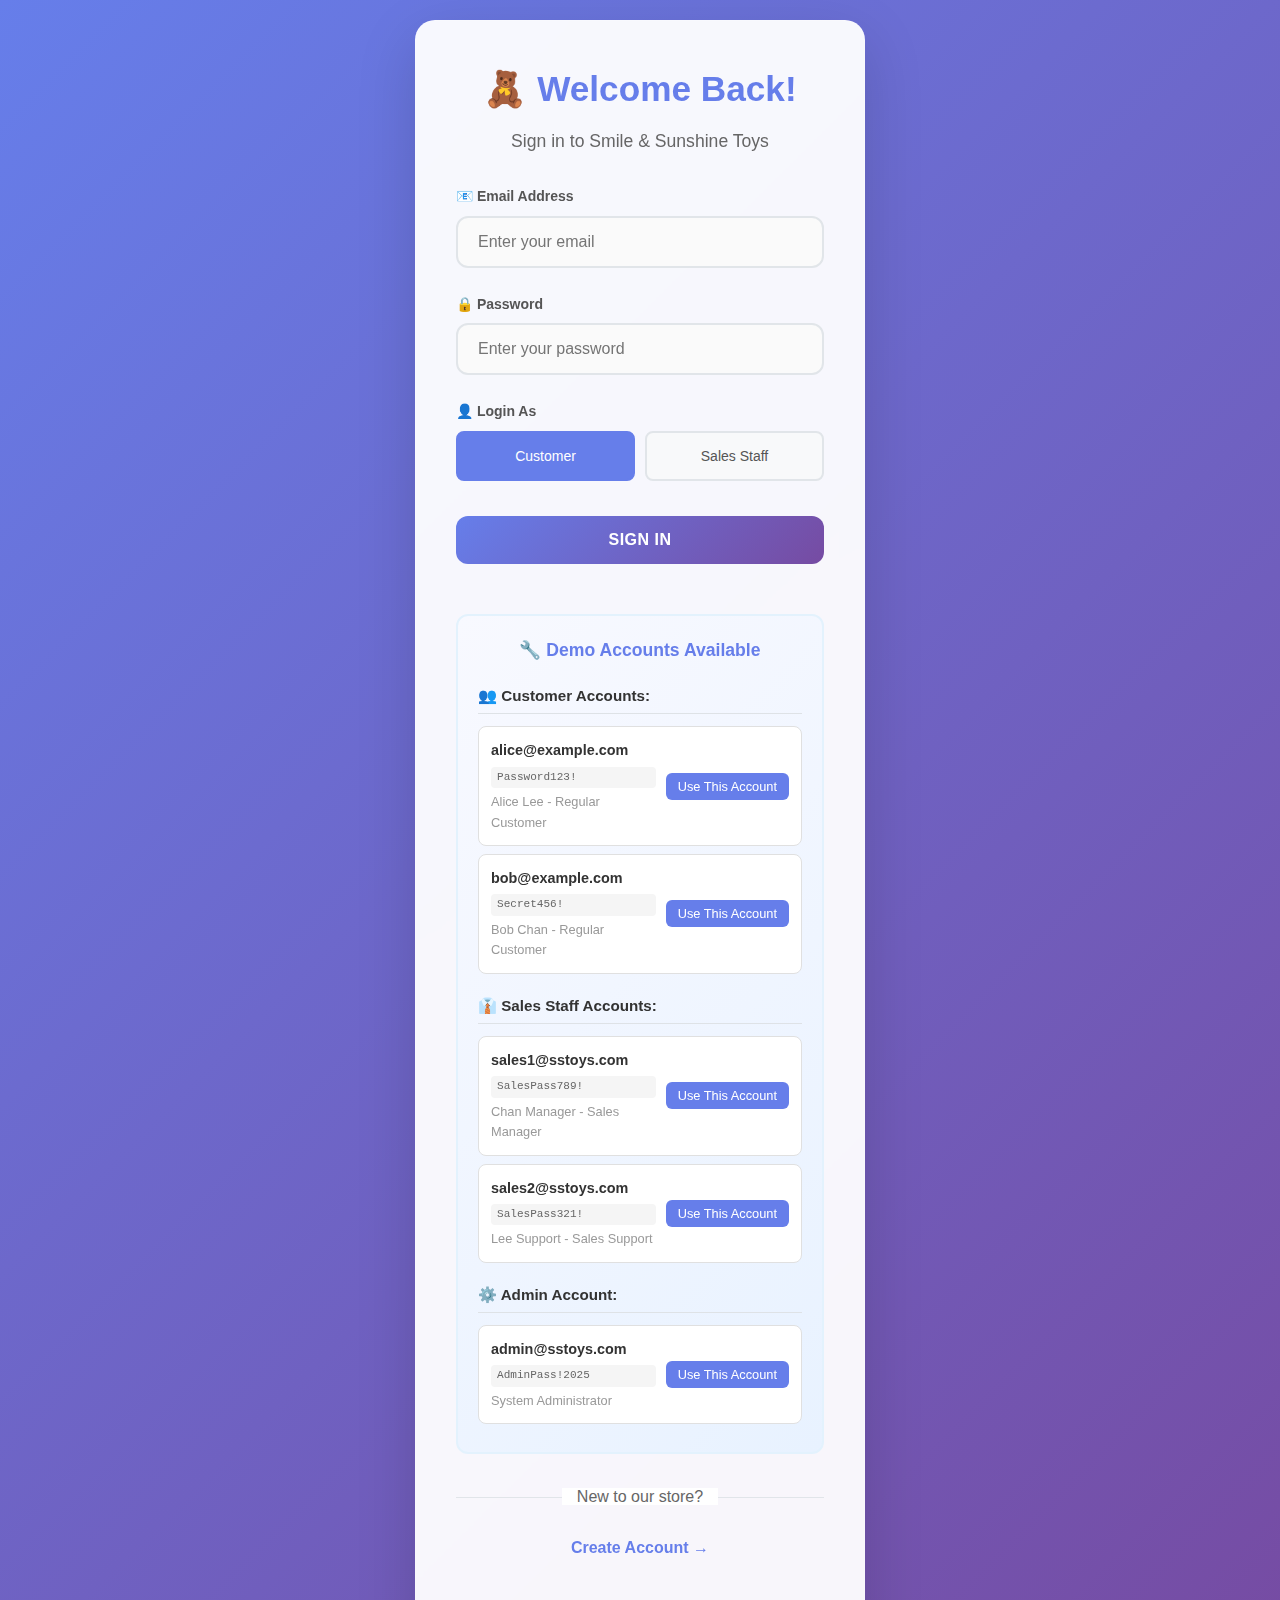
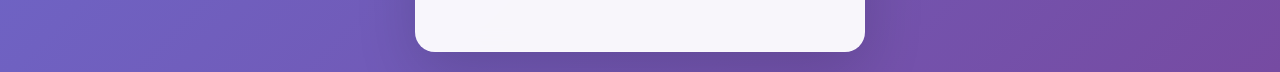
<file: GUI_Assignment/login.html>
<!doctype html>
<html lang="en">
<head>
  <meta charset="utf-8" />
  <meta name="viewport" content="width=device-width,initial-scale=1" />
  <title>Login - Smile & Sunshine Toys</title>
  <link rel="stylesheet" href="assets/css/styles.css" />
  <script src="https://code.jquery.com/jquery-3.6.0.min.js"></script>
  <style>
    body {
      display: flex;
      justify-content: center;
      align-items: center;
      min-height: 100vh;
      padding: 20px;
    }
    
    .login-container {
      background: rgba(255, 255, 255, 0.95);
      padding: 40px;
      border-radius: 20px;
      box-shadow: 0 20px 60px rgba(0, 0, 0, 0.15);
      width: 100%;
      max-width: 450px;
      backdrop-filter: blur(10px);
      border: 1px solid rgba(255, 255, 255, 0.2);
    }
    
    .login-header {
      text-align: center;
      margin-bottom: 30px;
    }
    
    .login-header h1 {
      color: var(--primary);
      font-size: 2.2em;
      margin-bottom: 10px;
      font-weight: 700;
    }
    
    .login-header .subtitle {
      color: #666;
      font-size: 1.1em;
      margin-bottom: 0;
    }
    
    .form-group {
      margin-bottom: 25px;
      position: relative;
    }
    
    .form-group label {
      display: block;
      margin-bottom: 8px;
      color: #555;
      font-weight: 600;
      font-size: 14px;
    }
    
    .form-group input,
    .form-group select {
      width: 100%;
      padding: 15px 20px;
      border: 2px solid #e1e5e9;
      border-radius: 12px;
      font-size: 16px;
      transition: all 0.3s ease;
      background: #fafafa;
    }
    
    .form-group input:focus,
    .form-group select:focus {
      outline: none;
      border-color: var(--primary);
      box-shadow: 0 0 0 4px rgba(102, 126, 234, 0.1);
      background: white;
    }
    
    .login-btn {
      width: 100%;
      padding: 15px;
      background: linear-gradient(135deg, var(--primary) 0%, var(--secondary) 100%);
      color: white;
      border: none;
      border-radius: 12px;
      font-size: 16px;
      font-weight: 600;
      cursor: pointer;
      transition: all 0.3s ease;
      text-transform: uppercase;
      letter-spacing: 0.5px;
      margin: 10px 0 20px 0;
    }
    
    .login-btn:hover {
      transform: translateY(-2px);
      box-shadow: 0 8px 25px rgba(102, 126, 234, 0.3);
    }
    
    .login-btn:active {
      transform: translateY(0);
    }
    
    .divider {
      text-align: center;
      margin: 25px 0;
      position: relative;
      color: #666;
    }
    
    .divider::before {
      content: '';
      position: absolute;
      top: 50%;
      left: 0;
      right: 0;
      height: 1px;
      background: #e1e5e9;
      z-index: 1;
    }
    
    .divider span {
      background: white;
      padding: 0 15px;
      position: relative;
      z-index: 2;
    }
    
    .register-link {
      text-align: center;
      margin-top: 20px;
    }
    
    .register-link a {
      color: var(--primary);
      text-decoration: none;
      font-weight: 600;
      transition: color 0.3s ease;
    }
    
    .register-link a:hover {
      color: var(--primary-dark);
      text-decoration: underline;
    }
    
    .test-info {
      margin: 30px 0;
      padding: 20px;
      background: linear-gradient(135deg, #f8f9ff 0%, #e8f2ff 100%);
      border: 2px solid #e3f2fd;
      border-radius: 12px;
    }
    
    .test-info h4 {
      color: var(--primary);
      margin: 0 0 20px 0;
      font-size: 1.1em;
      text-align: center;
    }
    
    .account-section {
      margin-bottom: 20px;
    }
    
    .account-section:last-child {
      margin-bottom: 0;
    }
    
    .account-section h5 {
      color: #333;
      margin: 0 0 12px 0;
      font-size: 0.95em;
      font-weight: 600;
      border-bottom: 1px solid #dee2e6;
      padding-bottom: 5px;
    }
    
    .account-item {
      display: flex;
      justify-content: space-between;
      align-items: center;
      padding: 12px;
      margin-bottom: 8px;
      background: white;
      border: 1px solid #e0e0e0;
      border-radius: 8px;
      transition: all 0.3s ease;
    }
    
    .account-item:hover {
      border-color: var(--primary);
      box-shadow: 0 2px 8px rgba(102, 126, 234, 0.1);
    }
    
    .account-info {
      flex-grow: 1;
      display: flex;
      flex-direction: column;
      gap: 2px;
    }
    
    .account-info strong {
      color: #333;
      font-size: 0.9em;
    }
    
    .account-info .password {
      color: #666;
      font-family: monospace;
      font-size: 0.85em;
      background: #f5f5f5;
      padding: 2px 6px;
      border-radius: 4px;
      display: inline-block;
      margin-top: 2px;
    }
    
    .account-info small {
      color: #999;
      font-size: 0.8em;
      margin-top: 2px;
    }
    
    .quick-fill {
      background: var(--primary);
      color: white;
      border: none;
      padding: 6px 12px;
      border-radius: 6px;
      font-size: 0.8em;
      font-weight: 500;
      cursor: pointer;
      transition: all 0.3s ease;
      white-space: nowrap;
      margin-left: 10px;
    }
    
    .quick-fill:hover {
      background: #5a67d8;
      transform: translateY(-1px);
      box-shadow: 0 4px 12px rgba(102, 126, 234, 0.3);
    }
    
    .test-info p {
      margin: 0;
      font-size: 13px;
      color: #666;
    }
    
    .role-selector {
      display: grid;
      grid-template-columns: 1fr 1fr;
      gap: 10px;
      margin-top: 8px;
    }
    
    .role-option {
      position: relative;
    }
    
    .role-option input[type="radio"] {
      position: absolute;
      opacity: 0;
      width: 100%;
      height: 100%;
      margin: 0;
      cursor: pointer;
    }
    
    .role-option label {
      display: block;
      padding: 12px;
      background: #f8f9fa;
      border: 2px solid #e1e5e9;
      border-radius: 8px;
      text-align: center;
      cursor: pointer;
      transition: all 0.3s ease;
      margin: 0;
      font-weight: 500;
    }
    
    .role-option input[type="radio"]:checked + label {
      background: var(--primary);
      color: white;
      border-color: var(--primary);
    }
    
    .role-option input[type="radio"]:focus + label {
      box-shadow: 0 0 0 3px rgba(102, 126, 234, 0.1);
    }
    
    @media (max-width: 480px) {
      .login-container {
        padding: 30px 20px;
        margin: 10px;
      }
      
      .login-header h1 {
        font-size: 1.8em;
      }
      
      .account-item {
        flex-direction: column;
        align-items: flex-start;
        gap: 10px;
      }
      
      .quick-fill {
        margin-left: 0;
        align-self: stretch;
      }
    }
  </style>
</head>
<body>
  <div class="login-container fade-in">
    <div class="login-header">
      <h1>🧸 Welcome Back!</h1>
      <p class="subtitle">Sign in to Smile & Sunshine Toys</p>
    </div>

    <form id="loginForm">
      <div class="form-group">
        <label for="loginEmail">📧 Email Address</label>
        <input type="email" id="loginEmail" placeholder="Enter your email" required />
      </div>
      
      <div class="form-group">
        <label for="loginPassword">🔒 Password</label>
        <input type="password" id="loginPassword" placeholder="Enter your password" required />
      </div>
      
      <div class="form-group">
        <label>👤 Login As</label>
        <div class="role-selector">
          <div class="role-option">
            <input type="radio" id="customer" name="role" value="customer" checked>
            <label for="customer">Customer</label>
          </div>
          <div class="role-option">
            <input type="radio" id="sales" name="role" value="sales">
            <label for="sales">Sales Staff</label>
          </div>
        </div>
      </div>
      
      <button type="submit" class="login-btn">Sign In</button>
    </form>

    <div class="test-info">
      <h4>🔧 Demo Accounts Available</h4>
      
      <div class="account-section">
        <h5>👥 Customer Accounts:</h5>
        <div class="account-item">
          <div class="account-info">
            <strong>alice@example.com</strong>
            <span class="password">Password123!</span>
            <small>Alice Lee - Regular Customer</small>
          </div>
          <button class="quick-fill" onclick="fillAccount('alice@example.com', 'Password123!', 'customer')">Use This Account</button>
        </div>
        <div class="account-item">
          <div class="account-info">
            <strong>bob@example.com</strong>
            <span class="password">Secret456!</span>
            <small>Bob Chan - Regular Customer</small>
          </div>
          <button class="quick-fill" onclick="fillAccount('bob@example.com', 'Secret456!', 'customer')">Use This Account</button>
        </div>
      </div>

      <div class="account-section">
        <h5>👔 Sales Staff Accounts:</h5>
        <div class="account-item">
          <div class="account-info">
            <strong>sales1@sstoys.com</strong>
            <span class="password">SalesPass789!</span>
            <small>Chan Manager - Sales Manager</small>
          </div>
          <button class="quick-fill" onclick="fillAccount('sales1@sstoys.com', 'SalesPass789!', 'sales')">Use This Account</button>
        </div>
        <div class="account-item">
          <div class="account-info">
            <strong>sales2@sstoys.com</strong>
            <span class="password">SalesPass321!</span>
            <small>Lee Support - Sales Support</small>
          </div>
          <button class="quick-fill" onclick="fillAccount('sales2@sstoys.com', 'SalesPass321!', 'sales')">Use This Account</button>
        </div>
      </div>

      <div class="account-section">
        <h5>⚙️ Admin Account:</h5>
        <div class="account-item">
          <div class="account-info">
            <strong>admin@sstoys.com</strong>
            <span class="password">AdminPass!2025</span>
            <small>System Administrator</small>
          </div>
          <button class="quick-fill" onclick="fillAccount('admin@sstoys.com', 'AdminPass!2025', 'sales')">Use This Account</button>
        </div>
      </div>
    </div>

    <div class="divider">
      <span>New to our store?</span>
    </div>
    
    <div class="register-link">
      <a href="register.html">Create Account →</a>
    </div>
    
    <div id="loginMsg" class="msg"></div>
  </div>

  <script src="assets/js/app.js"></script>
  <script>
    // Quick fill function for demo accounts
    function fillAccount(email, password, role) {
      $('#loginEmail').val(email);
      $('#loginPassword').val(password);
      $(`input[name="role"][value="${role}"]`).prop('checked', true);
      
      // Clear any previous messages
      $('#loginMsg').html('');
      
      // Add visual feedback
      $('.login-container').addClass('shake');
      
      // Highlight filled fields briefly
      $('#loginEmail, #loginPassword').css('background-color', '#e8f5e8');
      
      setTimeout(() => {
        $('.login-container').removeClass('shake');
        $('#loginEmail, #loginPassword').css('background-color', '');
      }, 500);
      
      // Show helpful message
      setTimeout(() => {
        $('#loginMsg').html('<span style="color: #17a2b8;">📋 Account details filled! Click "Sign In" to login.</span>');
      }, 600);
    }
    
    // Enhanced form handling for the new radio button role selector
    $('#loginForm').on('submit', function(e) {
      e.preventDefault();
      
      const email = $('#loginEmail').val().trim();
      const password = $('#loginPassword').val();
      const role = $('input[name="role"]:checked').val();
      
      // Use the existing login logic from app.js
      const demoUsers = [
        { role: "customer", username: "alice01", email: "alice@example.com", password: "Password123!", name: "Alice Lee", phone: "9123-4567" },
        { role: "customer", username: "bob02", email: "bob@example.com", password: "Secret456!", name: "Bob Chan", phone: "9123-8901" },
        { role: "sales", username: "sales01", email: "sales1@sstoys.com", password: "SalesPass789!", name: "Chan Manager", staffNo: "S001" },
        { role: "sales", username: "sales02", email: "sales2@sstoys.com", password: "SalesPass321!", name: "Lee Support", staffNo: "S002" },
        { role: "sales", username: "admin", email: "admin@sstoys.com", password: "AdminPass!2025", name: "System Admin", staffNo: "A001" }
      ];
      
      const user = demoUsers.find(u => u.email === email && u.password === password && u.role === role);
      const $msg = $("#loginMsg");
      
      if (user) {
        // Show loading state
        $('.login-container').addClass('loading');
        $('.login-btn').addClass('loading').text('Signing in...');
        
        // Save user to localStorage
        localStorage.setItem('ss_user_v1', JSON.stringify(user));
        localStorage.setItem('currentUser', JSON.stringify(user));
        
        $msg.html('<span style="color: #28a745;">✅ Login successful! Redirecting...</span>');
        
        // Redirect based on role
        setTimeout(() => {
          if (user.role === 'sales' || user.role === 'admin') {
            window.location.href = 'sales-dashboard.html';
          } else {
            window.location.href = 'index.html';
          }
        }, 1000);
      } else {
        $msg.html('<span style="color: #dc3545;">❌ Invalid credentials. Please check your email, password, and role selection.</span>');
        
        // Add shake animation to form
        $('.login-container').addClass('error-shake');
        setTimeout(() => {
          $('.login-container').removeClass('error-shake');
        }, 600);
      }
    });
    
    // Add smooth animations
    $(document).ready(function() {
      $('.login-container').addClass('fade-in');
      
      // Add shake animation for quick fill and error states
      $('<style>').text(`
        .shake {
          animation: shake 0.5s ease-in-out;
        }
        
        .error-shake {
          animation: error-shake 0.6s ease-in-out;
        }
        
        @keyframes shake {
          0%, 100% { transform: translateX(0); }
          25% { transform: translateX(-5px); }
          75% { transform: translateX(5px); }
        }
        
        @keyframes error-shake {
          0%, 100% { transform: translateX(0); }
          10%, 30%, 50%, 70%, 90% { transform: translateX(-3px); }
          20%, 40%, 60%, 80% { transform: translateX(3px); }
        }
        
        #loginMsg {
          margin-top: 15px;
          padding: 10px;
          border-radius: 8px;
          text-align: center;
          font-weight: 500;
          min-height: 20px;
          transition: all 0.3s ease;
        }
        
        .loading {
          opacity: 0.7;
          pointer-events: none;
        }
        
        .login-btn.loading {
          background: #ccc;
          cursor: not-allowed;
        }
        
        .login-btn.loading::after {
          content: '';
          width: 16px;
          height: 16px;
          margin-left: 10px;
          border: 2px solid transparent;
          border-top: 2px solid #fff;
          border-radius: 50%;
          animation: spin 1s linear infinite;
          display: inline-block;
        }
        
        @keyframes spin {
          0% { transform: rotate(0deg); }
          100% { transform: rotate(360deg); }
        }
      `).appendTo('head');
      
      // Add focus animation to form fields
      $('input, select').on('focus', function() {
        $(this).parent().addClass('focused');
      }).on('blur', function() {
        $(this).parent().removeClass('focused');
      });
    });
  </script>
</body>
</html>
</file>
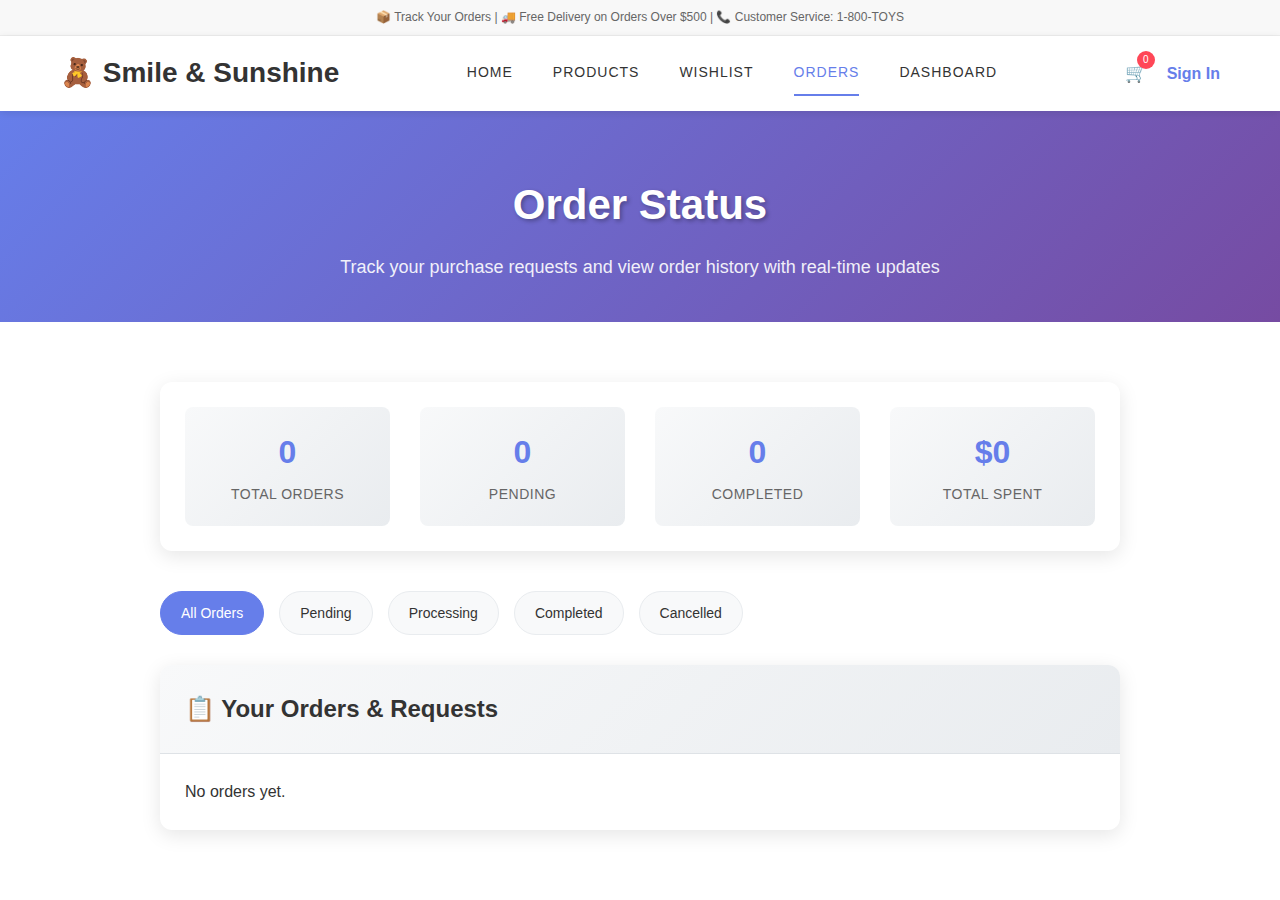
<file: GUI_Assignment/order-status.html>
<!doctype html>
<html lang="en">
<head>
  <meta charset="utf-8" />
  <meta name="viewport" content="width=device-width,initial-scale=1" />
  <title>Order Status - Smile & Sunshine Toys</title>
  <link rel="stylesheet" href="assets/css/styles.css" />
  <script src="https://code.jquery.com/jquery-3.6.0.min.js"></script>
  <style>
    /* Oriental Traffic inspired order status styles */
    body {
      background: #ffffff;
      color: #333;
      padding: 0;
    }
    
    .top-banner {
      background: #f8f8f8;
      padding: 8px 0;
      font-size: 12px;
      color: #666;
      text-align: center;
      border-bottom: 1px solid #eee;
    }
    
    .main-header {
      background: white;
      box-shadow: 0 2px 8px rgba(0,0,0,0.1);
      position: sticky;
      top: 0;
      z-index: 1000;
    }
    
    .header-container {
      max-width: 1200px;
      margin: 0 auto;
      display: flex;
      justify-content: space-between;
      align-items: center;
      padding: 15px 20px;
    }
    
    .logo {
      font-size: 28px;
      font-weight: bold;
      color: #333;
      text-decoration: none;
      display: flex;
      align-items: center;
      gap: 8px;
    }
    
    .main-nav {
      display: flex;
      gap: 40px;
      align-items: center;
    }
    
    .main-nav a {
      color: #333;
      text-decoration: none;
      font-weight: 500;
      font-size: 14px;
      text-transform: uppercase;
      letter-spacing: 1px;
      padding: 10px 0;
      border-bottom: 2px solid transparent;
      transition: all 0.3s ease;
    }
    
    .main-nav a:hover,
    .main-nav a.active {
      color: #667eea;
      border-bottom-color: #667eea;
    }
    
    .header-actions {
      display: flex;
      gap: 20px;
      align-items: center;
    }
    
    .cart-icon {
      position: relative;
      color: #333;
      text-decoration: none;
      font-size: 18px;
    }
    
    .cart-badge {
      position: absolute;
      top: -8px;
      right: -8px;
      background: #ff4757;
      color: white;
      border-radius: 50%;
      width: 18px;
      height: 18px;
      font-size: 10px;
      display: flex;
      align-items: center;
      justify-content: center;
    }
    
    .page-header {
      background: linear-gradient(135deg, #667eea 0%, #764ba2 100%);
      color: white;
      padding: 60px 0 40px 0;
      text-align: center;
    }
    
    .page-title {
      font-size: 42px;
      font-weight: 700;
      margin-bottom: 15px;
      text-shadow: 2px 2px 4px rgba(0,0,0,0.3);
    }
    
    .page-subtitle {
      font-size: 18px;
      opacity: 0.9;
      max-width: 600px;
      margin: 0 auto;
    }
    
    .orders-container {
      max-width: 1000px;
      margin: 0 auto;
      padding: 60px 20px;
    }
    
    .orders-stats {
      background: white;
      padding: 25px;
      border-radius: 12px;
      box-shadow: 0 5px 20px rgba(0,0,0,0.1);
      margin-bottom: 40px;
      display: grid;
      grid-template-columns: repeat(auto-fit, minmax(200px, 1fr));
      gap: 30px;
    }
    
    .stat-card {
      text-align: center;
      padding: 20px;
      border-radius: 8px;
      background: linear-gradient(135deg, #f8f9fa 0%, #e9ecef 100%);
    }
    
    .stat-number {
      font-size: 32px;
      font-weight: 700;
      color: #667eea;
      margin-bottom: 5px;
    }
    
    .stat-label {
      font-size: 14px;
      color: #666;
      text-transform: uppercase;
      letter-spacing: 0.5px;
    }
    
    .orders-section {
      background: white;
      border-radius: 12px;
      box-shadow: 0 5px 20px rgba(0,0,0,0.1);
      overflow: hidden;
    }
    
    .section-header {
      background: linear-gradient(135deg, #f8f9fa 0%, #e9ecef 100%);
      padding: 25px;
      border-bottom: 1px solid #dee2e6;
    }
    
    .section-title {
      font-size: 24px;
      font-weight: 600;
      color: #333;
      margin: 0;
    }
    
    .orders-content {
      padding: 25px;
    }
    
    .order-card {
      background: #f8f9fa;
      border-radius: 12px;
      padding: 25px;
      margin-bottom: 20px;
      border: 1px solid #e9ecef;
      transition: all 0.3s ease;
    }
    
    .order-card:hover {
      box-shadow: 0 8px 25px rgba(0,0,0,0.1);
      transform: translateY(-2px);
    }
    
    .order-header {
      display: flex;
      justify-content: space-between;
      align-items: flex-start;
      margin-bottom: 20px;
      flex-wrap: wrap;
      gap: 15px;
    }
    
    .order-info {
      flex: 1;
    }
    
    .order-id {
      font-size: 18px;
      font-weight: 700;
      color: #333;
      margin-bottom: 5px;
    }
    
    .order-date {
      color: #666;
      font-size: 14px;
    }
    
    .order-status {
      padding: 8px 16px;
      border-radius: 20px;
      font-size: 12px;
      font-weight: 600;
      text-transform: uppercase;
      letter-spacing: 0.5px;
    }
    
    .status-pending {
      background: #fff3cd;
      color: #856404;
      border: 1px solid #ffeaa7;
    }
    
    .status-processing {
      background: #cce5ff;
      color: #0066cc;
      border: 1px solid #99d6ff;
    }
    
    .status-completed {
      background: #d4edda;
      color: #155724;
      border: 1px solid #a3d9a5;
    }
    
    .status-cancelled {
      background: #f8d7da;
      color: #721c24;
      border: 1px solid #f1aeb5;
    }
    
    .order-details {
      display: grid;
      grid-template-columns: repeat(auto-fit, minmax(200px, 1fr));
      gap: 20px;
      margin-top: 20px;
    }
    
    .detail-item {
      background: white;
      padding: 15px;
      border-radius: 8px;
      border: 1px solid #e9ecef;
    }
    
    .detail-label {
      font-size: 12px;
      color: #666;
      text-transform: uppercase;
      letter-spacing: 0.5px;
      margin-bottom: 5px;
    }
    
    .detail-value {
      font-size: 16px;
      font-weight: 600;
      color: #333;
    }
    
    .order-items {
      margin-top: 20px;
      padding-top: 20px;
      border-top: 1px solid #e9ecef;
    }
    
    .order-item {
      display: flex;
      gap: 15px;
      padding: 15px;
      background: white;
      border-radius: 8px;
      margin-bottom: 10px;
      border: 1px solid #e9ecef;
    }
    
    .item-image {
      width: 60px;
      height: 60px;
      object-fit: cover;
      border-radius: 6px;
      background: #f8f9fa;
    }
    
    .item-info {
      flex: 1;
    }
    
    .item-name {
      font-weight: 600;
      color: #333;
      margin-bottom: 5px;
    }
    
    .item-specs {
      font-size: 12px;
      color: #666;
    }
    
    .item-price {
      font-weight: 700;
      color: #667eea;
    }
    
    .empty-orders {
      text-align: center;
      padding: 60px 20px;
      color: #666;
    }
    
    .empty-icon {
      font-size: 64px;
      margin-bottom: 20px;
      opacity: 0.5;
    }
    
    .empty-title {
      font-size: 24px;
      font-weight: 600;
      margin-bottom: 10px;
      color: #333;
    }
    
    .empty-text {
      font-size: 16px;
      margin-bottom: 30px;
      max-width: 400px;
      margin-left: auto;
      margin-right: auto;
    }
    
    .shop-btn {
      background: linear-gradient(135deg, #667eea 0%, #764ba2 100%);
      color: white;
      padding: 12px 30px;
      border-radius: 25px;
      text-decoration: none;
      font-weight: 600;
      transition: all 0.3s ease;
      text-transform: uppercase;
      letter-spacing: 0.5px;
    }
    
    .shop-btn:hover {
      transform: translateY(-2px);
      box-shadow: 0 8px 25px rgba(102, 126, 234, 0.3);
    }
    
    .filter-tabs {
      display: flex;
      gap: 15px;
      margin-bottom: 30px;
      flex-wrap: wrap;
    }
    
    .filter-tab {
      padding: 10px 20px;
      background: #f8f9fa;
      border: 1px solid #e9ecef;
      border-radius: 25px;
      cursor: pointer;
      font-weight: 500;
      transition: all 0.3s ease;
      font-size: 14px;
    }
    
    .filter-tab.active {
      background: #667eea;
      color: white;
      border-color: #667eea;
    }
    
    .filter-tab:hover {
      background: #e9ecef;
    }
    
    .filter-tab.active:hover {
      background: #5a67d8;
    }
    
    @media (max-width: 768px) {
      .order-header {
        flex-direction: column;
        align-items: flex-start;
      }
      
      .order-details {
        grid-template-columns: 1fr;
      }
      
      .orders-stats {
        grid-template-columns: repeat(auto-fit, minmax(150px, 1fr));
        gap: 15px;
      }
      
      .filter-tabs {
        justify-content: center;
      }
    }
  </style>
</head>
<body>
  <!-- Top Banner -->
  <div class="top-banner">
    📦 Track Your Orders | 🚚 Free Delivery on Orders Over $500 | 📞 Customer Service: 1-800-TOYS
  </div>

  <!-- Main Header -->
  <header class="main-header">
    <div class="header-container">
      <a href="index.html" class="logo">
        🧸 Smile & Sunshine
      </a>
      
      <nav class="main-nav">
        <a href="index.html">Home</a>
        <a href="catalog.html">Products</a>
        <a href="wishlist.html">Wishlist</a>
        <a href="order-status.html" class="active">Orders</a>
        <a href="sales-dashboard.html">Dashboard</a>
      </nav>
      
      <div class="header-actions">
        <a href="wishlist.html" class="cart-icon">
          🛒 <span class="cart-badge">0</span>
        </a>
        <a href="login.html" style="color: #667eea; text-decoration: none; font-weight: 600;">Sign In</a>
      </div>
    </div>
  </header>

  <!-- Page Header -->
  <section class="page-header">
    <h1 class="page-title">Order Status</h1>
    <p class="page-subtitle">Track your purchase requests and view order history with real-time updates</p>
  </section>

  <!-- Main Content -->
  <main class="orders-container">
    <!-- Order Statistics -->
    <div class="orders-stats">
      <div class="stat-card">
        <div class="stat-number" id="totalOrders">0</div>
        <div class="stat-label">Total Orders</div>
      </div>
      <div class="stat-card">
        <div class="stat-number" id="pendingOrders">0</div>
        <div class="stat-label">Pending</div>
      </div>
      <div class="stat-card">
        <div class="stat-number" id="completedOrders">0</div>
        <div class="stat-label">Completed</div>
      </div>
      <div class="stat-card">
        <div class="stat-number" id="totalSpent">$0</div>
        <div class="stat-label">Total Spent</div>
      </div>
    </div>

    <!-- Filter Tabs -->
    <div class="filter-tabs">
      <div class="filter-tab active" data-filter="all">All Orders</div>
      <div class="filter-tab" data-filter="pending">Pending</div>
      <div class="filter-tab" data-filter="processing">Processing</div>
      <div class="filter-tab" data-filter="completed">Completed</div>
      <div class="filter-tab" data-filter="cancelled">Cancelled</div>
    </div>

    <!-- Orders Section -->
    <div class="orders-section">
      <div class="section-header">
        <h2 class="section-title">📋 Your Orders & Requests</h2>
      </div>
      <div class="orders-content">
        <div id="ordersList">
          <!-- Empty state -->
          <div class="empty-orders" id="emptyState">
            <div class="empty-icon">📦</div>
            <h3 class="empty-title">No Orders Yet</h3>
            <p class="empty-text">You haven't placed any orders yet. Start shopping to see your order history here!</p>
            <a href="catalog.html" class="shop-btn">Browse Products</a>
          </div>
        </div>
      </div>
    </div>
  </main>

  <script src="assets/js/app.js"></script>
  <script>
    // Enhanced order tracking functionality
    $(document).ready(function() {
      // Filter functionality
      $('.filter-tab').on('click', function() {
        $('.filter-tab').removeClass('active');
        $(this).addClass('active');
        
        const filter = $(this).data('filter');
        filterOrders(filter);
      });
      
      function filterOrders(status) {
        const orders = $('.order-card');
        
        if (status === 'all') {
          orders.show();
        } else {
          orders.each(function() {
            const orderStatus = $(this).find('.order-status').text().toLowerCase();
            if (orderStatus.includes(status)) {
              $(this).show();
            } else {
              $(this).hide();
            }
          });
        }
      }
      
      // Update statistics
      function updateStats() {
        const totalOrders = $('.order-card').length;
        $('#totalOrders').text(totalOrders);
        
        if (totalOrders === 0) {
          $('#emptyState').show();
        } else {
          $('#emptyState').hide();
        }
      }
      
      // Call updateStats initially
      updateStats();
      
      // Monitor for order changes
      const observer = new MutationObserver(updateStats);
      observer.observe(document.getElementById('ordersList'), {
        childList: true,
        subtree: true
      });
    });
  </script>
</body>
</html>
</file>
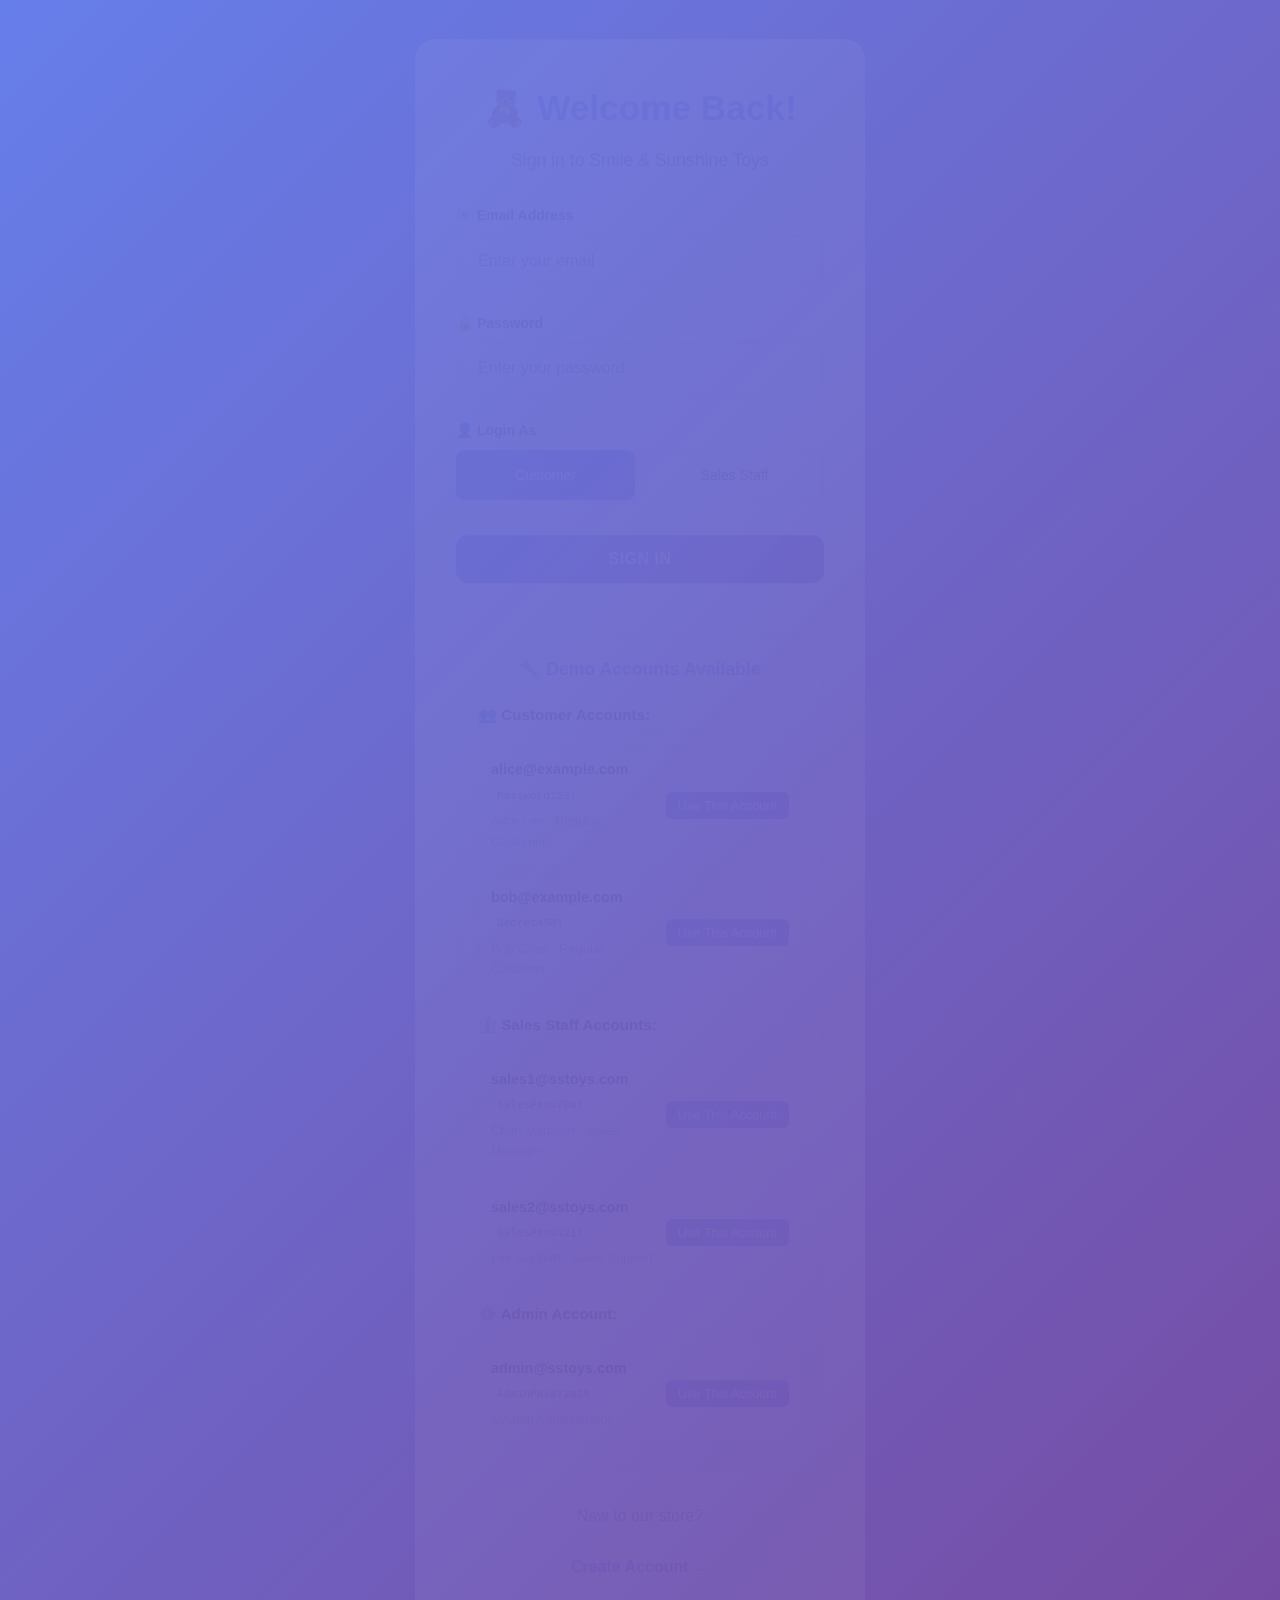
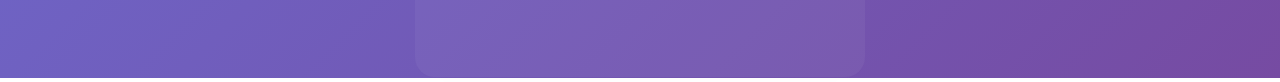
<file: GUI_Assignment/quote-dashboard.html>
<!DOCTYPE html>
<html lang="en">
<head>
  <meta charset="UTF-8">
  <meta name="viewport" content="width=device-width, initial-scale=1.0">
  <title>Quote Management Dashboard - Smile & Sunshine Toys</title>
  <link rel="stylesheet" href="assets/css/styles.css">
  <style>
    .dashboard-container {
      max-width: 1400px;
      margin: 80px auto 40px;
      padding: 0 20px;
    }

    .dashboard-header {
      background: linear-gradient(135deg, #667eea 0%, #764ba2 100%);
      color: white;
      padding: 30px;
      border-radius: 20px;
      margin-bottom: 30px;
    }

    .header-content {
      display: flex;
      justify-content: space-between;
      align-items: center;
    }

    .dashboard-title {
      font-size: 2rem;
      font-weight: 700;
      margin-bottom: 8px;
    }

    .dashboard-subtitle {
      opacity: 0.9;
    }

    .user-info {
      text-align: right;
    }

    .user-name {
      font-weight: 600;
      margin-bottom: 4px;
    }

    .user-role {
      font-size: 0.9rem;
      opacity: 0.8;
    }

    .stats-grid {
      display: grid;
      grid-template-columns: repeat(auto-fit, minmax(200px, 1fr));
      gap: 20px;
      margin-bottom: 30px;
    }

    .stat-card {
      background: white;
      border-radius: 15px;
      padding: 25px;
      box-shadow: 0 5px 15px rgba(0,0,0,0.1);
      text-align: center;
      transition: all 0.3s ease;
    }

    .stat-card:hover {
      transform: translateY(-5px);
      box-shadow: 0 10px 25px rgba(0,0,0,0.15);
    }

    .stat-icon {
      font-size: 2.5rem;
      margin-bottom: 15px;
    }

    .stat-number {
      font-size: 2rem;
      font-weight: 700;
      color: #333;
      margin-bottom: 8px;
    }

    .stat-label {
      color: #666;
      font-size: 0.9rem;
    }

    .main-content {
      display: grid;
      grid-template-columns: 1fr 350px;
      gap: 30px;
    }

    .quotes-section {
      background: white;
      border-radius: 20px;
      box-shadow: 0 10px 30px rgba(0,0,0,0.1);
      padding: 0;
      overflow: hidden;
    }

    .section-header {
      padding: 25px 30px;
      border-bottom: 2px solid #f0f0f0;
      display: flex;
      justify-content: space-between;
      align-items: center;
    }

    .section-title {
      font-size: 1.3rem;
      font-weight: 600;
      color: #333;
    }

    .filters {
      display: flex;
      gap: 10px;
      align-items: center;
    }

    .filter-select {
      padding: 8px 12px;
      border: 1px solid #dee2e6;
      border-radius: 6px;
      font-size: 0.9rem;
      background: white;
    }

    .search-input {
      padding: 8px 12px;
      border: 1px solid #dee2e6;
      border-radius: 6px;
      font-size: 0.9rem;
      width: 200px;
    }

    .quotes-list {
      max-height: 600px;
      overflow-y: auto;
    }

    .quote-item {
      padding: 20px 30px;
      border-bottom: 1px solid #f0f0f0;
      cursor: pointer;
      transition: all 0.3s ease;
    }

    .quote-item:hover {
      background: #f8f9fa;
    }

    .quote-item.selected {
      background: #e3f2fd;
      border-left: 4px solid #667eea;
    }

    .quote-header {
      display: flex;
      justify-content: space-between;
      align-items: flex-start;
      margin-bottom: 10px;
    }

    .quote-info {
      flex-grow: 1;
    }

    .quote-name {
      font-size: 1.1rem;
      font-weight: 600;
      color: #333;
      margin-bottom: 4px;
    }

    .quote-meta {
      font-size: 0.9rem;
      color: #666;
    }

    .quote-status {
      padding: 4px 8px;
      border-radius: 12px;
      font-size: 0.8rem;
      font-weight: 600;
      text-transform: uppercase;
    }

    .status-pending {
      background: #fff3cd;
      color: #856404;
    }

    .status-in-progress {
      background: #cce5ff;
      color: #0056b3;
    }

    .status-quoted {
      background: #d4edda;
      color: #155724;
    }

    .status-rejected {
      background: #f8d7da;
      color: #721c24;
    }

    .quote-actions {
      display: flex;
      gap: 8px;
      margin-top: 10px;
    }

    .btn-action {
      padding: 6px 12px;
      border: none;
      border-radius: 6px;
      font-size: 0.8rem;
      font-weight: 500;
      cursor: pointer;
      transition: all 0.3s ease;
    }

    .btn-primary {
      background: #667eea;
      color: white;
    }

    .btn-success {
      background: #28a745;
      color: white;
    }

    .btn-danger {
      background: #dc3545;
      color: white;
    }

    .btn-secondary {
      background: #f8f9fa;
      color: #666;
      border: 1px solid #dee2e6;
    }

    .btn-action:hover {
      transform: translateY(-1px);
      box-shadow: 0 4px 12px rgba(0,0,0,0.15);
    }

    .sidebar {
      display: flex;
      flex-direction: column;
      gap: 20px;
    }

    .quote-details {
      background: white;
      border-radius: 15px;
      box-shadow: 0 5px 15px rgba(0,0,0,0.1);
      padding: 0;
      overflow: hidden;
    }

    .details-header {
      background: linear-gradient(135deg, #f8f9fa 0%, #e9ecef 100%);
      padding: 20px;
      border-bottom: 1px solid #dee2e6;
    }

    .details-title {
      font-size: 1.1rem;
      font-weight: 600;
      color: #333;
      margin-bottom: 5px;
    }

    .details-subtitle {
      font-size: 0.9rem;
      color: #666;
    }

    .details-content {
      padding: 20px;
    }

    .detail-group {
      margin-bottom: 20px;
    }

    .detail-label {
      font-size: 0.8rem;
      color: #666;
      text-transform: uppercase;
      letter-spacing: 0.5px;
      margin-bottom: 5px;
    }

    .detail-value {
      color: #333;
      font-weight: 500;
    }

    .quote-form {
      background: white;
      border-radius: 15px;
      box-shadow: 0 5px 15px rgba(0,0,0,0.1);
      padding: 20px;
    }

    .form-group {
      margin-bottom: 15px;
    }

    .form-label {
      display: block;
      margin-bottom: 5px;
      font-weight: 500;
      color: #333;
    }

    .form-input, .form-textarea, .form-select {
      width: 100%;
      padding: 10px;
      border: 1px solid #dee2e6;
      border-radius: 6px;
      font-size: 0.9rem;
    }

    .form-textarea {
      resize: vertical;
      min-height: 100px;
    }

    .btn-submit {
      background: linear-gradient(135deg, #667eea 0%, #764ba2 100%);
      color: white;
      padding: 12px 20px;
      border: none;
      border-radius: 8px;
      font-size: 1rem;
      font-weight: 600;
      cursor: pointer;
      width: 100%;
      transition: all 0.3s ease;
    }

    .btn-submit:hover {
      transform: translateY(-2px);
      box-shadow: 0 8px 20px rgba(102, 126, 234, 0.3);
    }

    .activity-feed {
      background: white;
      border-radius: 15px;
      box-shadow: 0 5px 15px rgba(0,0,0,0.1);
      padding: 20px;
    }

    .activity-title {
      font-size: 1.1rem;
      font-weight: 600;
      color: #333;
      margin-bottom: 15px;
    }

    .activity-item {
      display: flex;
      gap: 12px;
      margin-bottom: 15px;
      padding-bottom: 15px;
      border-bottom: 1px solid #f0f0f0;
    }

    .activity-item:last-child {
      border-bottom: none;
      margin-bottom: 0;
      padding-bottom: 0;
    }

    .activity-icon {
      width: 30px;
      height: 30px;
      border-radius: 50%;
      background: #667eea;
      color: white;
      display: flex;
      align-items: center;
      justify-content: center;
      font-size: 0.8rem;
      flex-shrink: 0;
    }

    .activity-content {
      flex-grow: 1;
    }

    .activity-text {
      color: #333;
      font-size: 0.9rem;
      margin-bottom: 2px;
    }

    .activity-time {
      color: #999;
      font-size: 0.8rem;
    }

    .empty-state {
      text-align: center;
      padding: 60px 20px;
      color: #666;
    }

    .empty-icon {
      font-size: 3rem;
      color: #dee2e6;
      margin-bottom: 15px;
    }

    @media (max-width: 1024px) {
      .main-content {
        grid-template-columns: 1fr;
        gap: 20px;
      }
      
      .sidebar {
        order: -1;
      }
      
      .stats-grid {
        grid-template-columns: repeat(auto-fit, minmax(150px, 1fr));
      }
    }

    @media (max-width: 768px) {
      .dashboard-container {
        padding: 0 10px;
        margin-top: 60px;
      }

      .header-content {
        flex-direction: column;
        align-items: flex-start;
        gap: 15px;
      }

      .user-info {
        text-align: left;
      }

      .dashboard-title {
        font-size: 1.5rem;
      }

      .filters {
        flex-direction: column;
        align-items: stretch;
        gap: 10px;
      }

      .search-input {
        width: 100%;
      }

      .quotes-section {
        margin: 0;
      }

      .quote-item {
        padding: 15px 20px;
      }

      .quote-actions {
        flex-wrap: wrap;
      }
    }

    .modal {
      display: none;
      position: fixed;
      z-index: 1000;
      left: 0;
      top: 0;
      width: 100%;
      height: 100%;
      background: rgba(0,0,0,0.5);
    }

    .modal-content {
      background: white;
      margin: 5% auto;
      padding: 0;
      border-radius: 15px;
      width: 90%;
      max-width: 500px;
      max-height: 80vh;
      overflow-y: auto;
    }

    .modal-header {
      background: linear-gradient(135deg, #667eea 0%, #764ba2 100%);
      color: white;
      padding: 20px;
      border-radius: 15px 15px 0 0;
    }

    .modal-title {
      margin: 0;
      font-size: 1.2rem;
    }

    .modal-body {
      padding: 20px;
    }

    .close {
      color: white;
      float: right;
      font-size: 1.5rem;
      font-weight: bold;
      cursor: pointer;
      background: none;
      border: none;
    }
  </style>
</head>
<body>
  <!-- Navigation -->
  <nav class="nav">
    <div class="nav-container">
      <div class="nav-logo">
        <a href="index.html">
          <span class="logo-icon">🌟</span>
          <span class="logo-text">Smile & Sunshine</span>
        </a>
      </div>
      <ul class="nav-menu">
        <li><a href="index.html" class="nav-link">Home</a></li>
        <li><a href="sales-dashboard.html" class="nav-link">Orders</a></li>
        <li><a href="quote-dashboard.html" class="nav-link active">Quotes</a></li>
        <li><a href="catalog.html" class="nav-link">Products</a></li>
      </ul>
      <div class="nav-auth">
        <a href="login.html" class="nav-link" id="authLink">Login</a>
      </div>
    </div>
  </nav>

  <main class="dashboard-container">
    <!-- Dashboard Header -->
    <div class="dashboard-header">
      <div class="header-content">
        <div>
          <h1 class="dashboard-title">Quote Management Dashboard</h1>
          <p class="dashboard-subtitle">Manage custom toy design requests and generate quotes</p>
        </div>
        <div class="user-info">
          <div class="user-name" id="userName">Sales Representative</div>
          <div class="user-role">Quote Management</div>
        </div>
      </div>
    </div>

    <!-- Statistics -->
    <div class="stats-grid">
      <div class="stat-card">
        <div class="stat-icon">📋</div>
        <div class="stat-number" id="totalQuotes">0</div>
        <div class="stat-label">Total Quotes</div>
      </div>
      <div class="stat-card">
        <div class="stat-icon">⏳</div>
        <div class="stat-number" id="pendingQuotes">0</div>
        <div class="stat-label">Pending Review</div>
      </div>
      <div class="stat-card">
        <div class="stat-icon">💰</div>
        <div class="stat-number" id="quotedRequests">0</div>
        <div class="stat-label">Quotes Sent</div>
      </div>
      <div class="stat-card">
        <div class="stat-icon">✅</div>
        <div class="stat-number" id="acceptedQuotes">0</div>
        <div class="stat-label">Accepted</div>
      </div>
    </div>

    <!-- Main Content -->
    <div class="main-content">
      <!-- Quotes List -->
      <div class="quotes-section">
        <div class="section-header">
          <h2 class="section-title">Quote Requests</h2>
          <div class="filters">
            <select class="filter-select" id="statusFilter">
              <option value="">All Status</option>
              <option value="pending">Pending</option>
              <option value="in-progress">In Progress</option>
              <option value="quoted">Quoted</option>
              <option value="rejected">Rejected</option>
            </select>
            <input type="text" class="search-input" id="searchInput" placeholder="Search quotes...">
          </div>
        </div>
        <div class="quotes-list" id="quotesList">
          <!-- Quotes will be populated here -->
        </div>
      </div>

      <!-- Sidebar -->
      <div class="sidebar">
        <!-- Quote Details -->
        <div class="quote-details" id="quoteDetails">
          <div class="details-header">
            <div class="details-title">Select a Quote</div>
            <div class="details-subtitle">Choose a quote request to view details</div>
          </div>
          <div class="details-content">
            <div class="empty-state">
              <div class="empty-icon">📋</div>
              <p>Select a quote request from the list to view and manage details</p>
            </div>
          </div>
        </div>

        <!-- Activity Feed -->
        <div class="activity-feed">
          <h3 class="activity-title">Recent Activity</h3>
          <div id="activityFeed">
            <!-- Activity items will be populated here -->
          </div>
        </div>
      </div>
    </div>
  </main>

  <!-- Quote Modal -->
  <div id="quoteModal" class="modal">
    <div class="modal-content">
      <div class="modal-header">
        <h2 class="modal-title" id="modalTitle">Generate Quote</h2>
        <button class="close" onclick="closeQuoteModal()">&times;</button>
      </div>
      <div class="modal-body">
        <form id="quoteForm" class="quote-form">
          <div class="form-group">
            <label class="form-label" for="quotedPrice">Quoted Price ($)</label>
            <input type="number" class="form-input" id="quotedPrice" min="1" step="0.01" required>
          </div>
          
          <div class="form-group">
            <label class="form-label" for="productionTime">Production Time (days)</label>
            <input type="number" class="form-input" id="productionTime" min="1" max="365" value="14" required>
          </div>
          
          <div class="form-group">
            <label class="form-label" for="quoteNotes">Quote Notes</label>
            <textarea class="form-textarea" id="quoteNotes" placeholder="Add any special notes or requirements..."></textarea>
          </div>
          
          <div class="form-group">
            <label class="form-label" for="validUntil">Valid Until</label>
            <input type="date" class="form-input" id="validUntil" required>
          </div>
          
          <button type="submit" class="btn-submit">Send Quote</button>
        </form>
      </div>
    </div>
  </div>

  <script src="https://code.jquery.com/jquery-3.6.0.min.js"></script>
  <script src="assets/js/app.js"></script>
  <script>
    $(document).ready(function() {
      let selectedQuoteId = null;
      let quotes = [];

      // Initialize
      checkAuthentication();
      loadQuotes();
      updateStatistics();
      loadActivity();
      setupEventListeners();
      setDefaultValidDate();

      function checkAuthentication() {
        const user = JSON.parse(localStorage.getItem('currentUser') || 'null');
        if (!user || user.role !== 'sales') {
          // Redirect to login if not sales user
          window.location.href = 'login.html';
          return;
        }

        $('#userName').text(user.name);
        $('#authLink').text('Logout').attr('href', '#').on('click', function(e) {
          e.preventDefault();
          logout();
        });
      }

      function setupEventListeners() {
        // Search and filter
        $('#searchInput').on('input', filterQuotes);
        $('#statusFilter').on('change', filterQuotes);
        
        // Quote form submission
        $('#quoteForm').on('submit', handleQuoteSubmission);
        
        // Modal close on click outside
        $(window).on('click', function(event) {
          if (event.target.id === 'quoteModal') {
            closeQuoteModal();
          }
        });
      }

      function loadQuotes() {
        quotes = JSON.parse(localStorage.getItem('quoteRequests') || '[]');
        displayQuotes(quotes);
      }

      function displayQuotes(quotesToShow) {
        const quotesList = $('#quotesList');
        
        if (quotesToShow.length === 0) {
          quotesList.html(`
            <div class="empty-state">
              <div class="empty-icon">📋</div>
              <p>No quote requests found</p>
            </div>
          `);
          return;
        }

        const quotesHtml = quotesToShow.map(quote => createQuoteItem(quote)).join('');
        quotesList.html(quotesHtml);

        // Bind click events
        $('.quote-item').on('click', function() {
          const quoteId = parseInt($(this).data('quote-id'));
          selectQuote(quoteId);
        });

        // Bind action button events
        $('.btn-review').on('click', function(e) {
          e.stopPropagation();
          const quoteId = parseInt($(this).closest('.quote-item').data('quote-id'));
          updateQuoteStatus(quoteId, 'in-progress');
        });

        $('.btn-quote').on('click', function(e) {
          e.stopPropagation();
          const quoteId = parseInt($(this).closest('.quote-item').data('quote-id'));
          openQuoteModal(quoteId);
        });

        $('.btn-reject').on('click', function(e) {
          e.stopPropagation();
          const quoteId = parseInt($(this).closest('.quote-item').data('quote-id'));
          if (confirm('Are you sure you want to reject this quote request?')) {
            updateQuoteStatus(quoteId, 'rejected');
          }
        });
      }

      function createQuoteItem(quote) {
        const submittedDate = new Date(quote.submittedAt).toLocaleDateString();
        const categoryName = quote.category.charAt(0).toUpperCase() + quote.category.slice(1);
        
        let actionsHtml = '';
        switch (quote.status) {
          case 'pending':
            actionsHtml = `
              <button class="btn-action btn-primary btn-review">Start Review</button>
              <button class="btn-action btn-success btn-quote">Generate Quote</button>
              <button class="btn-action btn-danger btn-reject">Reject</button>
            `;
            break;
          case 'in-progress':
            actionsHtml = `
              <button class="btn-action btn-success btn-quote">Generate Quote</button>
              <button class="btn-action btn-danger btn-reject">Reject</button>
            `;
            break;
          case 'quoted':
            actionsHtml = `
              <button class="btn-action btn-secondary">View Quote</button>
            `;
            break;
        }

        return `
          <div class="quote-item" data-quote-id="${quote.id}">
            <div class="quote-header">
              <div class="quote-info">
                <div class="quote-name">${quote.name}</div>
                <div class="quote-meta">
                  ${categoryName} • ${quote.quantity} units • ${quote.contact.email}
                </div>
              </div>
              <div class="quote-status status-${quote.status}">${quote.status.replace('-', ' ')}</div>
            </div>
            <div class="quote-meta" style="margin-top: 8px;">
              Submitted: ${submittedDate} • Budget: ${quote.budget || 'Not specified'}
            </div>
            <div class="quote-actions">
              ${actionsHtml}
            </div>
          </div>
        `;
      }

      function selectQuote(quoteId) {
        selectedQuoteId = quoteId;
        $('.quote-item').removeClass('selected');
        $(`.quote-item[data-quote-id="${quoteId}"]`).addClass('selected');
        
        const quote = quotes.find(q => q.id === quoteId);
        if (quote) {
          displayQuoteDetails(quote);
        }
      }

      function displayQuoteDetails(quote) {
        const detailsContent = $('.quote-details .details-content');
        const categoryName = quote.category.charAt(0).toUpperCase() + quote.category.slice(1);
        const submittedDate = new Date(quote.submittedAt).toLocaleDateString();
        const colors = quote.colors.length > 0 ? quote.colors.join(', ') : 'Not specified';
        const materials = quote.materials.length > 0 ? quote.materials.join(', ') : 'Not specified';

        const detailsHtml = `
          <div class="detail-group">
            <div class="detail-label">Request Details</div>
            <div class="detail-value">
              <strong>${quote.name}</strong><br>
              Category: ${categoryName}<br>
              Quantity: ${quote.quantity}<br>
              Budget: ${quote.budget || 'Not specified'}
            </div>
          </div>

          <div class="detail-group">
            <div class="detail-label">Customer Information</div>
            <div class="detail-value">
              ${quote.contact.name}<br>
              ${quote.contact.email}<br>
              ${quote.contact.phone || 'No phone provided'}
            </div>
          </div>

          <div class="detail-group">
            <div class="detail-label">Design Specifications</div>
            <div class="detail-value">
              Size: ${getSizeLabel(quote.size)}<br>
              Colors: ${colors}<br>
              Materials: ${materials}
            </div>
          </div>

          ${quote.description ? `
            <div class="detail-group">
              <div class="detail-label">Description</div>
              <div class="detail-value">${quote.description}</div>
            </div>
          ` : ''}

          ${quote.specialFeatures ? `
            <div class="detail-group">
              <div class="detail-label">Special Features</div>
              <div class="detail-value">${quote.specialFeatures}</div>
            </div>
          ` : ''}

          ${quote.files && quote.files.length > 0 ? `
            <div class="detail-group">
              <div class="detail-label">Reference Files</div>
              <div class="detail-value">${quote.files.length} file(s) uploaded</div>
            </div>
          ` : ''}

          <div class="detail-group">
            <div class="detail-label">Timeline</div>
            <div class="detail-value">
              Submitted: ${submittedDate}<br>
              Deadline: ${quote.deadline ? new Date(quote.deadline).toLocaleDateString() : 'Flexible'}
            </div>
          </div>

          ${quote.finalPrice ? `
            <div class="detail-group" style="background: #e8f5e8; padding: 15px; border-radius: 8px;">
              <div class="detail-label" style="color: #155724;">Quoted Price</div>
              <div class="detail-value" style="color: #155724; font-size: 1.2rem; font-weight: 700;">
                $${quote.finalPrice}
              </div>
            </div>
          ` : ''}
        `;

        $('.quote-details .details-header .details-title').text(quote.name);
        $('.quote-details .details-header .details-subtitle').text(`Quote #${quote.id} • ${quote.status.replace('-', ' ')}`);
        detailsContent.html(detailsHtml);
      }

      function getSizeLabel(size) {
        const sizeLabels = {
          1: 'Extra Small (5-10 cm)',
          2: 'Small (10-15 cm)', 
          3: 'Medium (15-25 cm)',
          4: 'Large (25-40 cm)',
          5: 'Extra Large (40+ cm)'
        };
        return sizeLabels[size] || 'Not specified';
      }

      function filterQuotes() {
        const searchTerm = $('#searchInput').val().toLowerCase();
        const statusFilter = $('#statusFilter').val();

        let filteredQuotes = quotes;

        if (searchTerm) {
          filteredQuotes = filteredQuotes.filter(quote => 
            quote.name.toLowerCase().includes(searchTerm) ||
            quote.contact.email.toLowerCase().includes(searchTerm) ||
            quote.contact.name.toLowerCase().includes(searchTerm) ||
            quote.category.toLowerCase().includes(searchTerm)
          );
        }

        if (statusFilter) {
          filteredQuotes = filteredQuotes.filter(quote => quote.status === statusFilter);
        }

        displayQuotes(filteredQuotes);
      }

      function updateStatistics() {
        const totalQuotes = quotes.length;
        const pendingQuotes = quotes.filter(q => q.status === 'pending').length;
        const quotedRequests = quotes.filter(q => q.status === 'quoted').length;
        const acceptedQuotes = quotes.filter(q => q.status === 'accepted').length;

        $('#totalQuotes').text(totalQuotes);
        $('#pendingQuotes').text(pendingQuotes);
        $('#quotedRequests').text(quotedRequests);
        $('#acceptedQuotes').text(acceptedQuotes);
      }

      function updateQuoteStatus(quoteId, newStatus) {
        const quoteIndex = quotes.findIndex(q => q.id === quoteId);
        if (quoteIndex !== -1) {
          quotes[quoteIndex].status = newStatus;
          quotes[quoteIndex].lastUpdated = new Date().toISOString();
          
          // Save to localStorage
          localStorage.setItem('quoteRequests', JSON.stringify(quotes));
          
          // Refresh display
          loadQuotes();
          updateStatistics();
          addActivity(`Quote #${quoteId} status updated to ${newStatus.replace('-', ' ')}`);
          
          showNotification(`Quote status updated to ${newStatus.replace('-', ' ')}`, 'success');
        }
      }

      function openQuoteModal(quoteId) {
        selectedQuoteId = quoteId;
        const quote = quotes.find(q => q.id === quoteId);
        
        if (quote) {
          $('#modalTitle').text(`Generate Quote - ${quote.name}`);
          
          // Pre-fill with estimated price if available
          if (quote.estimatedPrice) {
            const priceMatch = quote.estimatedPrice.match(/\$(\d+)/);
            if (priceMatch) {
              $('#quotedPrice').val(priceMatch[1]);
            }
          }
          
          $('#quoteModal').show();
        }
      }

      function closeQuoteModal() {
        $('#quoteModal').hide();
        $('#quoteForm')[0].reset();
        setDefaultValidDate();
      }

      function setDefaultValidDate() {
        const today = new Date();
        const validUntil = new Date(today.getTime() + (30 * 24 * 60 * 60 * 1000)); // 30 days from today
        $('#validUntil').val(validUntil.toISOString().split('T')[0]);
      }

      function handleQuoteSubmission(e) {
        e.preventDefault();
        
        if (!selectedQuoteId) return;

        const quoteData = {
          finalPrice: $('#quotedPrice').val(),
          productionTime: $('#productionTime').val(),
          quoteNotes: $('#quoteNotes').val(),
          validUntil: $('#validUntil').val(),
          quotedAt: new Date().toISOString()
        };

        // Update quote with pricing information
        const quoteIndex = quotes.findIndex(q => q.id === selectedQuoteId);
        if (quoteIndex !== -1) {
          Object.assign(quotes[quoteIndex], quoteData);
          quotes[quoteIndex].status = 'quoted';
          quotes[quoteIndex].lastUpdated = new Date().toISOString();
          
          // Save to localStorage
          localStorage.setItem('quoteRequests', JSON.stringify(quotes));
          
          // Refresh display
          loadQuotes();
          updateStatistics();
          addActivity(`Quote generated for request #${selectedQuoteId} - $${quoteData.finalPrice}`);
          
          showNotification('Quote sent successfully!', 'success');
          closeQuoteModal();
          
          // Refresh details if this quote is selected
          if (selectedQuoteId) {
            const updatedQuote = quotes.find(q => q.id === selectedQuoteId);
            if (updatedQuote) {
              displayQuoteDetails(updatedQuote);
            }
          }
        }
      }

      function loadActivity() {
        // Load recent activity from localStorage or generate demo data
        const activity = JSON.parse(localStorage.getItem('quoteActivity') || '[]');
        
        if (activity.length === 0) {
          // Generate some demo activity
          const demoActivity = [
            { text: 'New quote request submitted', time: new Date(Date.now() - 2 * 60 * 60 * 1000) },
            { text: 'Quote #1700000001 sent to customer', time: new Date(Date.now() - 4 * 60 * 60 * 1000) },
            { text: 'Customer accepted quote #1700000002', time: new Date(Date.now() - 1 * 24 * 60 * 60 * 1000) }
          ];
          localStorage.setItem('quoteActivity', JSON.stringify(demoActivity));
          displayActivity(demoActivity);
        } else {
          displayActivity(activity);
        }
      }

      function addActivity(text) {
        const activity = JSON.parse(localStorage.getItem('quoteActivity') || '[]');
        activity.unshift({
          text: text,
          time: new Date()
        });
        
        // Keep only last 20 activities
        if (activity.length > 20) {
          activity.splice(20);
        }
        
        localStorage.setItem('quoteActivity', JSON.stringify(activity));
        displayActivity(activity);
      }

      function displayActivity(activities) {
        const activityFeed = $('#activityFeed');
        
        if (activities.length === 0) {
          activityFeed.html('<div class="empty-state"><p>No recent activity</p></div>');
          return;
        }

        const activityHtml = activities.slice(0, 5).map(activity => `
          <div class="activity-item">
            <div class="activity-icon">💼</div>
            <div class="activity-content">
              <div class="activity-text">${activity.text}</div>
              <div class="activity-time">${formatRelativeTime(new Date(activity.time))}</div>
            </div>
          </div>
        `).join('');

        activityFeed.html(activityHtml);
      }

      function formatRelativeTime(date) {
        const now = new Date();
        const diffMs = now - date;
        const diffMins = Math.floor(diffMs / 60000);
        const diffHours = Math.floor(diffMs / 3600000);
        const diffDays = Math.floor(diffMs / 86400000);

        if (diffMins < 60) {
          return diffMins <= 1 ? 'Just now' : `${diffMins} minutes ago`;
        } else if (diffHours < 24) {
          return `${diffHours} hour${diffHours > 1 ? 's' : ''} ago`;
        } else {
          return `${diffDays} day${diffDays > 1 ? 's' : ''} ago`;
        }
      }

      function showNotification(message, type = 'info') {
        const notification = $(`
          <div class="notification notification-${type}" style="
            position: fixed;
            top: 20px;
            right: 20px;
            background: ${type === 'success' ? '#28a745' : type === 'error' ? '#dc3545' : '#17a2b8'};
            color: white;
            padding: 15px 20px;
            border-radius: 10px;
            box-shadow: 0 5px 15px rgba(0,0,0,0.3);
            z-index: 10000;
            max-width: 400px;
          ">
            ${message}
          </div>
        `);

        $('body').append(notification);

        setTimeout(() => {
          notification.fadeOut(300, function() {
            $(this).remove();
          });
        }, 3000);
      }

      function logout() {
        localStorage.removeItem('currentUser');
        window.location.href = 'login.html';
      }

      // Global function for modal close
      window.closeQuoteModal = closeQuoteModal;

      // Generate demo data if none exists
      if (quotes.length === 0) {
        generateDemoQuotes();
      }

      function generateDemoQuotes() {
        const demoQuotes = [
          {
            id: Date.now() - 1000,
            name: 'Custom Teddy Bear',
            category: 'plush',
            description: 'A soft teddy bear with custom embroidering',
            size: 3,
            colors: ['brown', 'red'],
            materials: ['cotton'],
            quantity: 1,
            budget: '50-100',
            contact: {
              name: 'Alice Johnson',
              email: 'alice@example.com',
              phone: '555-0123'
            },
            status: 'pending',
            submittedAt: new Date(Date.now() - 2 * 24 * 60 * 60 * 1000).toISOString(),
            deadline: new Date(Date.now() + 14 * 24 * 60 * 60 * 1000).toISOString(),
            files: []
          },
          {
            id: Date.now() - 2000,
            name: 'Robot Action Figure',
            category: 'action',
            description: 'Poseable robot with LED lights',
            size: 4,
            colors: ['blue', 'silver'],
            materials: ['abs'],
            quantity: 2,
            budget: '100-250',
            contact: {
              name: 'Bob Smith',
              email: 'bob@example.com',
              phone: '555-0456'
            },
            status: 'in-progress',
            submittedAt: new Date(Date.now() - 3 * 24 * 60 * 60 * 1000).toISOString(),
            lastUpdated: new Date(Date.now() - 1 * 24 * 60 * 60 * 1000).toISOString(),
            files: []
          }
        ];

        localStorage.setItem('quoteRequests', JSON.stringify(demoQuotes));
        quotes = demoQuotes;
        displayQuotes(quotes);
        updateStatistics();
      }
    });
  </script>
</body>
</html>
</file>
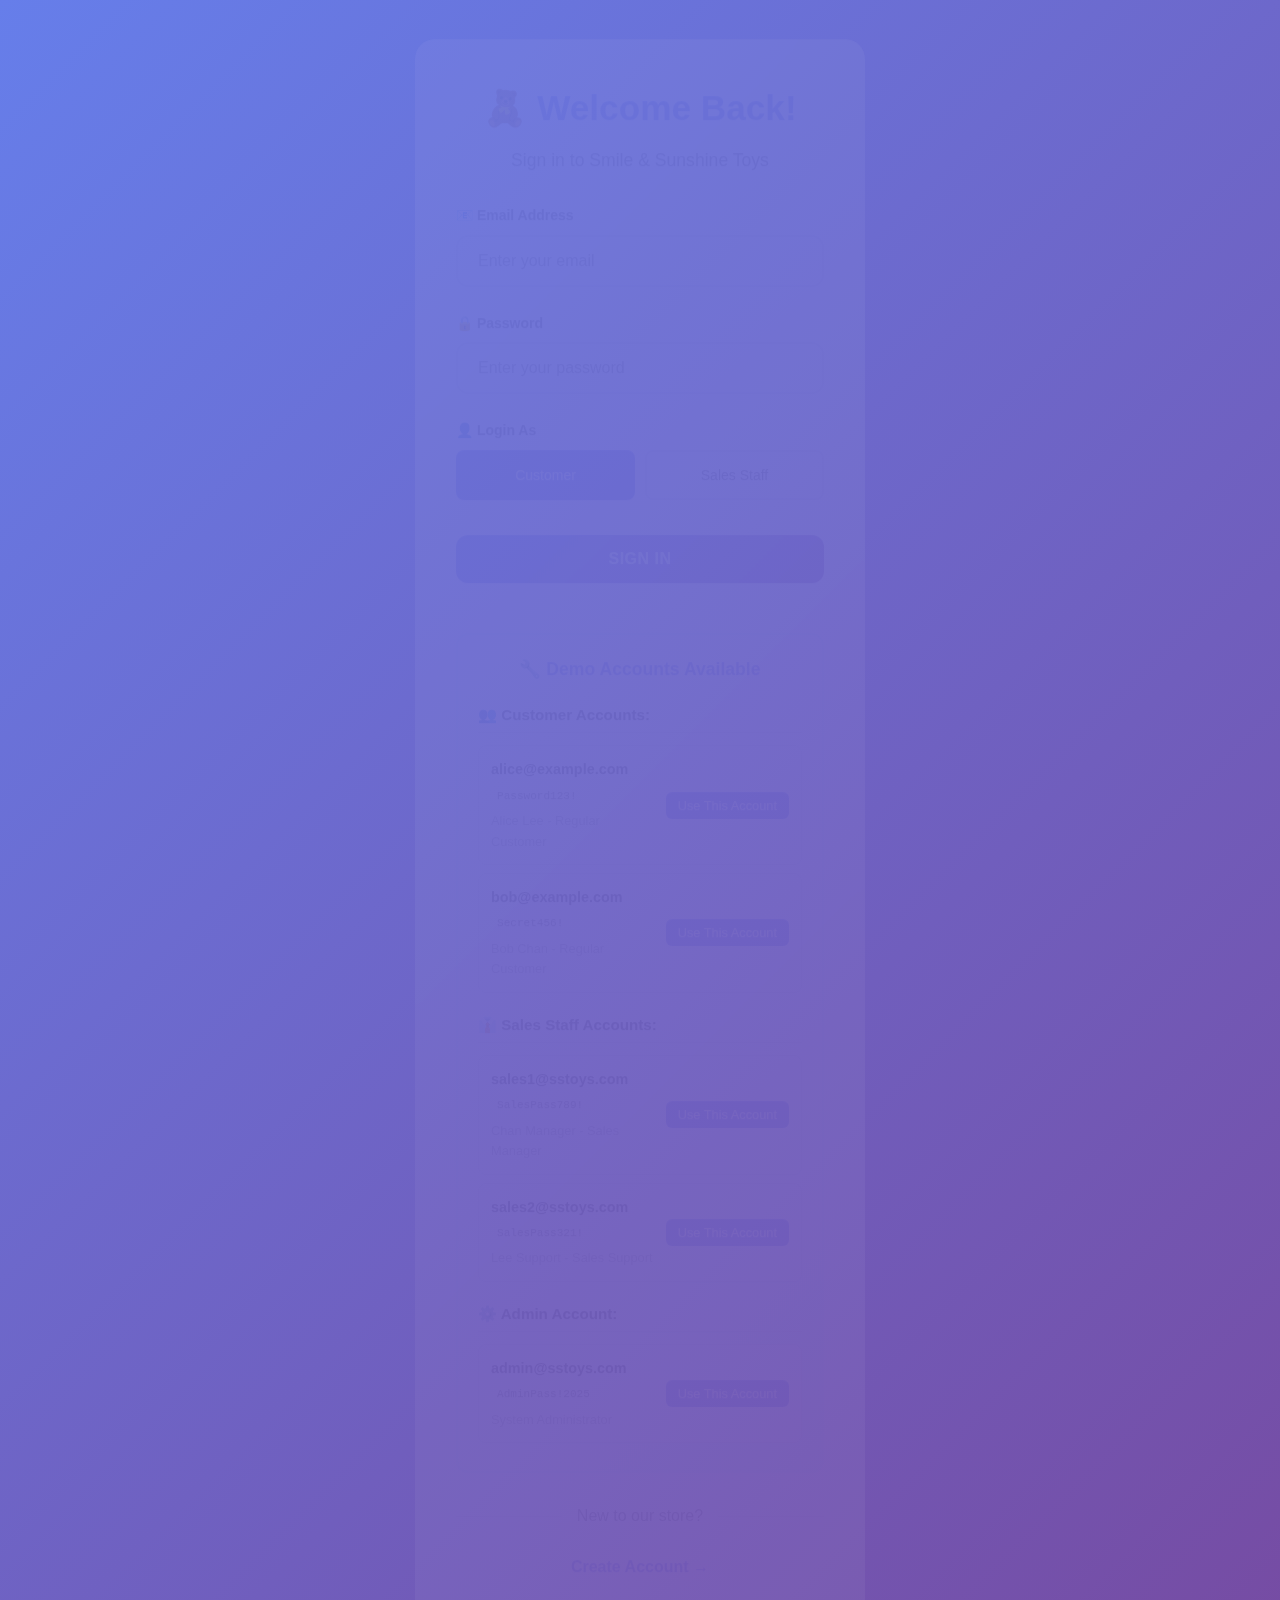
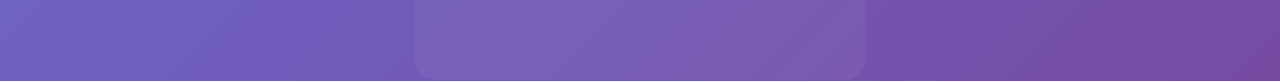
<file: GUI_Assignment/quote-requests.html>
<!DOCTYPE html>
<html lang="en">
<head>
  <meta charset="UTF-8">
  <meta name="viewport" content="width=device-width, initial-scale=1.0">
  <title>My Quote Requests - Smile & Sunshine Toys</title>
  <link rel="stylesheet" href="assets/css/styles.css">
  <style>
    .quote-container {
      max-width: 1200px;
      margin: 100px auto 40px;
      padding: 0 20px;
    }

    .page-header {
      background: linear-gradient(135deg, #667eea 0%, #764ba2 100%);
      color: white;
      padding: 40px;
      border-radius: 20px;
      text-align: center;
      margin-bottom: 30px;
    }

    .page-title {
      font-size: 2.5rem;
      margin-bottom: 10px;
      font-weight: 700;
    }

    .page-subtitle {
      font-size: 1.1rem;
      opacity: 0.9;
    }

    .actions-bar {
      display: flex;
      justify-content: space-between;
      align-items: center;
      margin-bottom: 30px;
      padding: 20px;
      background: white;
      border-radius: 15px;
      box-shadow: 0 5px 15px rgba(0,0,0,0.1);
    }

    .filter-section {
      display: flex;
      gap: 15px;
      align-items: center;
    }

    .filter-select {
      padding: 8px 12px;
      border: 2px solid #dee2e6;
      border-radius: 8px;
      font-size: 0.9rem;
      min-width: 120px;
    }

    .filter-select:focus {
      outline: none;
      border-color: #667eea;
    }

    .btn-new-request {
      background: linear-gradient(135deg, #667eea 0%, #764ba2 100%);
      color: white;
      padding: 12px 25px;
      border: none;
      border-radius: 10px;
      font-size: 1rem;
      font-weight: 600;
      cursor: pointer;
      text-decoration: none;
      transition: all 0.3s ease;
    }

    .btn-new-request:hover {
      transform: translateY(-2px);
      box-shadow: 0 10px 25px rgba(102, 126, 234, 0.3);
      color: white;
      text-decoration: none;
    }

    .search-box {
      position: relative;
      flex-grow: 1;
      max-width: 300px;
    }

    .search-input {
      width: 100%;
      padding: 12px 40px 12px 15px;
      border: 2px solid #dee2e6;
      border-radius: 10px;
      font-size: 1rem;
    }

    .search-input:focus {
      outline: none;
      border-color: #667eea;
    }

    .search-icon {
      position: absolute;
      right: 12px;
      top: 50%;
      transform: translateY(-50%);
      color: #999;
      font-size: 1.2rem;
    }

    .quotes-grid {
      display: grid;
      gap: 25px;
    }

    .quote-card {
      background: white;
      border-radius: 20px;
      box-shadow: 0 10px 30px rgba(0,0,0,0.1);
      padding: 30px;
      transition: all 0.3s ease;
      border: 2px solid transparent;
    }

    .quote-card:hover {
      transform: translateY(-5px);
      box-shadow: 0 15px 40px rgba(0,0,0,0.15);
      border-color: #667eea;
    }

    .quote-header {
      display: flex;
      justify-content: space-between;
      align-items: flex-start;
      margin-bottom: 20px;
    }

    .quote-info {
      flex-grow: 1;
    }

    .quote-name {
      font-size: 1.3rem;
      font-weight: 700;
      color: #333;
      margin-bottom: 8px;
    }

    .quote-category {
      color: #667eea;
      font-weight: 600;
      font-size: 0.9rem;
      margin-bottom: 5px;
    }

    .quote-id {
      color: #999;
      font-size: 0.8rem;
    }

    .quote-status {
      padding: 8px 16px;
      border-radius: 20px;
      font-size: 0.8rem;
      font-weight: 600;
      text-transform: uppercase;
      letter-spacing: 0.5px;
    }

    .status-pending {
      background: #fff3cd;
      color: #856404;
    }

    .status-in-progress {
      background: #cce5ff;
      color: #0056b3;
    }

    .status-quoted {
      background: #d4edda;
      color: #155724;
    }

    .status-rejected {
      background: #f8d7da;
      color: #721c24;
    }

    .status-completed {
      background: #e2e3e5;
      color: #383d41;
    }

    .quote-details {
      display: grid;
      grid-template-columns: repeat(auto-fit, minmax(200px, 1fr));
      gap: 15px;
      margin-bottom: 20px;
    }

    .detail-item {
      background: #f8f9fa;
      padding: 15px;
      border-radius: 10px;
    }

    .detail-label {
      font-size: 0.8rem;
      color: #666;
      text-transform: uppercase;
      letter-spacing: 0.5px;
      margin-bottom: 5px;
    }

    .detail-value {
      font-weight: 600;
      color: #333;
    }

    .quote-description {
      background: #f8f9fa;
      padding: 15px;
      border-radius: 10px;
      margin-bottom: 20px;
      color: #666;
      line-height: 1.5;
    }

    .quote-actions {
      display: flex;
      gap: 10px;
      justify-content: flex-end;
      flex-wrap: wrap;
    }

    .btn {
      padding: 8px 16px;
      border: none;
      border-radius: 8px;
      font-size: 0.9rem;
      font-weight: 500;
      cursor: pointer;
      text-decoration: none;
      transition: all 0.3s ease;
      display: inline-flex;
      align-items: center;
      gap: 5px;
    }

    .btn-primary {
      background: #667eea;
      color: white;
    }

    .btn-primary:hover {
      background: #5a67d8;
      color: white;
    }

    .btn-secondary {
      background: #f8f9fa;
      color: #666;
      border: 1px solid #dee2e6;
    }

    .btn-secondary:hover {
      background: #e9ecef;
      color: #495057;
    }

    .btn-success {
      background: #28a745;
      color: white;
    }

    .btn-success:hover {
      background: #218838;
      color: white;
    }

    .btn-danger {
      background: #dc3545;
      color: white;
    }

    .btn-danger:hover {
      background: #c82333;
      color: white;
    }

    .empty-state {
      text-align: center;
      padding: 80px 40px;
      background: white;
      border-radius: 20px;
      box-shadow: 0 10px 30px rgba(0,0,0,0.1);
    }

    .empty-icon {
      font-size: 4rem;
      color: #dee2e6;
      margin-bottom: 20px;
    }

    .empty-title {
      font-size: 1.5rem;
      font-weight: 600;
      color: #333;
      margin-bottom: 10px;
    }

    .empty-text {
      color: #666;
      margin-bottom: 30px;
      max-width: 400px;
      margin-left: auto;
      margin-right: auto;
    }

    .quote-timeline {
      margin-top: 20px;
      border-top: 2px solid #f0f0f0;
      padding-top: 20px;
    }

    .timeline-title {
      font-weight: 600;
      margin-bottom: 15px;
      color: #333;
    }

    .timeline-events {
      display: flex;
      flex-direction: column;
      gap: 10px;
    }

    .timeline-event {
      display: flex;
      gap: 15px;
      align-items: flex-start;
      padding: 10px;
      background: #f8f9fa;
      border-radius: 8px;
    }

    .event-icon {
      width: 30px;
      height: 30px;
      border-radius: 50%;
      background: #667eea;
      color: white;
      display: flex;
      align-items: center;
      justify-content: center;
      font-size: 0.8rem;
      flex-shrink: 0;
    }

    .event-content {
      flex-grow: 1;
    }

    .event-title {
      font-weight: 600;
      color: #333;
      margin-bottom: 2px;
    }

    .event-time {
      font-size: 0.8rem;
      color: #666;
    }

    .quote-price {
      background: linear-gradient(135deg, #667eea 0%, #764ba2 100%);
      color: white;
      padding: 20px;
      border-radius: 15px;
      text-align: center;
      margin-top: 20px;
    }

    .price-label {
      font-size: 0.9rem;
      opacity: 0.9;
      margin-bottom: 8px;
    }

    .price-amount {
      font-size: 1.8rem;
      font-weight: 700;
      margin-bottom: 5px;
    }

    .price-note {
      font-size: 0.8rem;
      opacity: 0.8;
    }

    @media (max-width: 768px) {
      .quote-container {
        margin-top: 80px;
        padding: 0 10px;
      }

      .page-header {
        padding: 20px;
      }

      .page-title {
        font-size: 1.8rem;
      }

      .actions-bar {
        flex-direction: column;
        gap: 15px;
        align-items: stretch;
      }

      .filter-section {
        justify-content: center;
        flex-wrap: wrap;
      }

      .search-box {
        max-width: none;
        order: -1;
      }

      .quote-header {
        flex-direction: column;
        gap: 15px;
        align-items: flex-start;
      }

      .quote-details {
        grid-template-columns: 1fr;
      }

      .quote-actions {
        justify-content: flex-start;
      }
    }

    .modal {
      display: none;
      position: fixed;
      z-index: 1000;
      left: 0;
      top: 0;
      width: 100%;
      height: 100%;
      background: rgba(0,0,0,0.5);
      animation: fadeIn 0.3s ease;
    }

    .modal-content {
      background: white;
      margin: 5% auto;
      padding: 0;
      border-radius: 20px;
      width: 90%;
      max-width: 600px;
      max-height: 80vh;
      overflow-y: auto;
      position: relative;
      animation: slideIn 0.3s ease;
    }

    @keyframes fadeIn {
      from { opacity: 0; }
      to { opacity: 1; }
    }

    @keyframes slideIn {
      from { transform: translateY(-50px); opacity: 0; }
      to { transform: translateY(0); opacity: 1; }
    }

    .modal-header {
      background: linear-gradient(135deg, #667eea 0%, #764ba2 100%);
      color: white;
      padding: 25px 30px;
      border-radius: 20px 20px 0 0;
      display: flex;
      justify-content: space-between;
      align-items: center;
    }

    .modal-title {
      font-size: 1.5rem;
      font-weight: 600;
      margin: 0;
    }

    .close {
      background: none;
      border: none;
      color: white;
      font-size: 1.5rem;
      cursor: pointer;
      padding: 0;
      width: 30px;
      height: 30px;
      border-radius: 50%;
      display: flex;
      align-items: center;
      justify-content: center;
      transition: background 0.3s ease;
    }

    .close:hover {
      background: rgba(255,255,255,0.2);
    }

    .modal-body {
      padding: 30px;
    }
  </style>
</head>
<body>
  <!-- Navigation -->
  <nav class="nav">
    <div class="nav-container">
      <div class="nav-logo">
        <a href="index.html">
          <span class="logo-icon">🌟</span>
          <span class="logo-text">Smile & Sunshine</span>
        </a>
      </div>
      <ul class="nav-menu">
        <li><a href="index.html" class="nav-link">Home</a></li>
        <li><a href="catalog.html" class="nav-link">Catalog</a></li>
        <li><a href="custom-toys.html" class="nav-link">Custom Design</a></li>
        <li><a href="quote-requests.html" class="nav-link active">My Quotes</a></li>
        <li><a href="wishlist.html" class="nav-link">Wishlist</a></li>
        <li><a href="order-status.html" class="nav-link">Orders</a></li>
      </ul>
      <div class="nav-auth">
        <a href="login.html" class="nav-link" id="authLink">Login</a>
      </div>
    </div>
  </nav>

  <main class="quote-container">
    <!-- Page Header -->
    <div class="page-header">
      <h1 class="page-title">My Quote Requests</h1>
      <p class="page-subtitle">Track and manage your custom toy design requests</p>
    </div>

    <!-- Actions Bar -->
    <div class="actions-bar">
      <div class="filter-section">
        <select class="filter-select" id="statusFilter">
          <option value="">All Status</option>
          <option value="pending">Pending</option>
          <option value="in-progress">In Progress</option>
          <option value="quoted">Quoted</option>
          <option value="rejected">Rejected</option>
          <option value="completed">Completed</option>
        </select>
        
        <select class="filter-select" id="categoryFilter">
          <option value="">All Categories</option>
          <option value="plush">Plush Toys</option>
          <option value="action">Action Figures</option>
          <option value="educational">Educational Toys</option>
          <option value="vehicles">Vehicles</option>
          <option value="dolls">Dolls</option>
          <option value="building">Building Sets</option>
        </select>

        <div class="search-box">
          <input type="text" class="search-input" id="searchInput" placeholder="Search requests...">
          <span class="search-icon">🔍</span>
        </div>
      </div>

      <a href="custom-toys.html" class="btn-new-request">
        + New Request
      </a>
    </div>

    <!-- Quotes Grid -->
    <div class="quotes-grid" id="quotesGrid">
      <!-- Quote cards will be populated here -->
    </div>

    <!-- Empty State -->
    <div class="empty-state" id="emptyState" style="display: none;">
      <div class="empty-icon">🎨</div>
      <h2 class="empty-title">No Quote Requests Yet</h2>
      <p class="empty-text">Start creating your dream toy by submitting a custom design request. Our team will provide you with a detailed quote and timeline.</p>
      <a href="custom-toys.html" class="btn-new-request">Create Your First Request</a>
    </div>
  </main>

  <!-- Quote Details Modal -->
  <div id="quoteModal" class="modal">
    <div class="modal-content">
      <div class="modal-header">
        <h2 class="modal-title" id="modalTitle">Quote Details</h2>
        <button class="close" onclick="closeModal()">&times;</button>
      </div>
      <div class="modal-body" id="modalBody">
        <!-- Modal content will be populated here -->
      </div>
    </div>
  </div>

  <script src="https://code.jquery.com/jquery-3.6.0.min.js"></script>
  <script src="assets/js/app.js"></script>
  <script>
    $(document).ready(function() {
      // Initialize page
      checkAuthentication();
      loadQuoteRequests();
      setupEventListeners();

      function checkAuthentication() {
        const user = JSON.parse(localStorage.getItem('currentUser') || 'null');
        if (user) {
          $('#authLink').text('Logout').attr('href', '#').on('click', function(e) {
            e.preventDefault();
            logout();
          });
        } else {
          // Redirect to login if not authenticated
          window.location.href = 'login.html';
        }
      }

      function setupEventListeners() {
        // Search and filter
        $('#searchInput').on('input', filterQuotes);
        $('#statusFilter').on('change', filterQuotes);
        $('#categoryFilter').on('change', filterQuotes);

        // Modal close
        $(window).on('click', function(event) {
          if (event.target.id === 'quoteModal') {
            closeModal();
          }
        });
      }

      function loadQuoteRequests() {
        const requests = JSON.parse(localStorage.getItem('quoteRequests') || '[]');
        const user = JSON.parse(localStorage.getItem('currentUser') || 'null');
        
        // Filter requests for current user
        const userRequests = requests.filter(request => 
          request.contact.email === user?.email
        );

        displayQuotes(userRequests);
      }

      function displayQuotes(quotes) {
        const quotesGrid = $('#quotesGrid');
        const emptyState = $('#emptyState');

        if (quotes.length === 0) {
          quotesGrid.hide();
          emptyState.show();
          return;
        }

        quotesGrid.show();
        emptyState.hide();

        const quotesHtml = quotes.map(quote => createQuoteCard(quote)).join('');
        quotesGrid.html(quotesHtml);

        // Bind event listeners
        $('.quote-card').on('click', function(e) {
          if (!$(e.target).hasClass('btn')) {
            const quoteId = $(this).data('quote-id');
            const quote = quotes.find(q => q.id == quoteId);
            showQuoteDetails(quote);
          }
        });

        $('.btn-cancel').on('click', function(e) {
          e.stopPropagation();
          const quoteId = $(this).closest('.quote-card').data('quote-id');
          cancelQuote(quoteId);
        });

        $('.btn-accept').on('click', function(e) {
          e.stopPropagation();
          const quoteId = $(this).closest('.quote-card').data('quote-id');
          acceptQuote(quoteId);
        });

        $('.btn-resubmit').on('click', function(e) {
          e.stopPropagation();
          const quoteId = $(this).closest('.quote-card').data('quote-id');
          resubmitQuote(quoteId);
        });
      }

      function createQuoteCard(quote) {
        const statusClass = `status-${quote.status}`;
        const categoryName = quote.category.charAt(0).toUpperCase() + quote.category.slice(1);
        const submittedDate = new Date(quote.submittedAt).toLocaleDateString();
        
        let actionsHtml = '';
        switch (quote.status) {
          case 'pending':
            actionsHtml = `
              <button class="btn btn-danger btn-cancel">Cancel Request</button>
            `;
            break;
          case 'quoted':
            actionsHtml = `
              <button class="btn btn-success btn-accept">Accept Quote</button>
              <button class="btn btn-secondary">Negotiate</button>
            `;
            break;
          case 'rejected':
            actionsHtml = `
              <button class="btn btn-primary btn-resubmit">Resubmit</button>
            `;
            break;
        }

        const priceHtml = quote.finalPrice ? `
          <div class="quote-price">
            <div class="price-label">Final Quote</div>
            <div class="price-amount">$${quote.finalPrice}</div>
            <div class="price-note">Valid for 30 days</div>
          </div>
        ` : '';

        return `
          <div class="quote-card" data-quote-id="${quote.id}">
            <div class="quote-header">
              <div class="quote-info">
                <div class="quote-name">${quote.name}</div>
                <div class="quote-category">${categoryName} Toys</div>
                <div class="quote-id">Request #${quote.id}</div>
              </div>
              <div class="quote-status ${statusClass}">${quote.status.replace('-', ' ')}</div>
            </div>

            <div class="quote-details">
              <div class="detail-item">
                <div class="detail-label">Submitted</div>
                <div class="detail-value">${submittedDate}</div>
              </div>
              <div class="detail-item">
                <div class="detail-label">Quantity</div>
                <div class="detail-value">${quote.quantity}</div>
              </div>
              <div class="detail-item">
                <div class="detail-label">Budget Range</div>
                <div class="detail-value">${quote.budget || 'Not specified'}</div>
              </div>
              <div class="detail-item">
                <div class="detail-label">Deadline</div>
                <div class="detail-value">${quote.deadline ? new Date(quote.deadline).toLocaleDateString() : 'Flexible'}</div>
              </div>
            </div>

            ${quote.description ? `
              <div class="quote-description">
                ${quote.description.length > 150 ? quote.description.substring(0, 150) + '...' : quote.description}
              </div>
            ` : ''}

            ${priceHtml}

            ${actionsHtml ? `
              <div class="quote-actions">
                ${actionsHtml}
                <button class="btn btn-secondary">View Details</button>
              </div>
            ` : ''}
          </div>
        `;
      }

      function filterQuotes() {
        const searchTerm = $('#searchInput').val().toLowerCase();
        const statusFilter = $('#statusFilter').val();
        const categoryFilter = $('#categoryFilter').val();

        const requests = JSON.parse(localStorage.getItem('quoteRequests') || '[]');
        const user = JSON.parse(localStorage.getItem('currentUser') || 'null');
        
        let userRequests = requests.filter(request => 
          request.contact.email === user?.email
        );

        // Apply filters
        if (searchTerm) {
          userRequests = userRequests.filter(request => 
            request.name.toLowerCase().includes(searchTerm) ||
            request.description.toLowerCase().includes(searchTerm) ||
            request.category.toLowerCase().includes(searchTerm)
          );
        }

        if (statusFilter) {
          userRequests = userRequests.filter(request => request.status === statusFilter);
        }

        if (categoryFilter) {
          userRequests = userRequests.filter(request => request.category === categoryFilter);
        }

        displayQuotes(userRequests);
      }

      function showQuoteDetails(quote) {
        const modalTitle = $('#modalTitle');
        const modalBody = $('#modalBody');
        
        modalTitle.text(`${quote.name} - Request #${quote.id}`);

        const timelineEvents = generateTimeline(quote);
        const detailsHtml = `
          <div style="margin-bottom: 25px;">
            <h3 style="margin-bottom: 15px; color: #333;">Request Details</h3>
            <div style="display: grid; grid-template-columns: repeat(auto-fit, minmax(200px, 1fr)); gap: 15px;">
              <div class="detail-item">
                <div class="detail-label">Category</div>
                <div class="detail-value">${quote.category.charAt(0).toUpperCase() + quote.category.slice(1)} Toys</div>
              </div>
              <div class="detail-item">
                <div class="detail-label">Quantity</div>
                <div class="detail-value">${quote.quantity}</div>
              </div>
              <div class="detail-item">
                <div class="detail-label">Size</div>
                <div class="detail-value">${getSizeLabel(quote.size)}</div>
              </div>
              <div class="detail-item">
                <div class="detail-label">Colors</div>
                <div class="detail-value">${quote.colors.length > 0 ? quote.colors.join(', ') : 'Not specified'}</div>
              </div>
              <div class="detail-item">
                <div class="detail-label">Materials</div>
                <div class="detail-value">${quote.materials.length > 0 ? quote.materials.join(', ') : 'Not specified'}</div>
              </div>
              <div class="detail-item">
                <div class="detail-label">Budget Range</div>
                <div class="detail-value">${quote.budget || 'Not specified'}</div>
              </div>
            </div>
          </div>

          ${quote.description ? `
            <div style="margin-bottom: 25px;">
              <h3 style="margin-bottom: 15px; color: #333;">Description</h3>
              <div style="background: #f8f9fa; padding: 15px; border-radius: 10px; line-height: 1.6;">
                ${quote.description}
              </div>
            </div>
          ` : ''}

          ${quote.specialFeatures ? `
            <div style="margin-bottom: 25px;">
              <h3 style="margin-bottom: 15px; color: #333;">Special Features</h3>
              <div style="background: #f8f9fa; padding: 15px; border-radius: 10px; line-height: 1.6;">
                ${quote.specialFeatures}
              </div>
            </div>
          ` : ''}

          ${quote.files && quote.files.length > 0 ? `
            <div style="margin-bottom: 25px;">
              <h3 style="margin-bottom: 15px; color: #333;">Reference Files</h3>
              <div style="background: #f8f9fa; padding: 15px; border-radius: 10px;">
                ${quote.files.map(file => `
                  <div style="display: flex; justify-content: space-between; align-items: center; padding: 8px 0; border-bottom: 1px solid #dee2e6;">
                    <span style="font-weight: 500;">${file.name}</span>
                    <span style="color: #666; font-size: 0.9rem;">${formatFileSize(file.size)}</span>
                  </div>
                `).join('')}
              </div>
            </div>
          ` : ''}

          <div class="quote-timeline">
            <h3 class="timeline-title">Request Timeline</h3>
            <div class="timeline-events">
              ${timelineEvents.map(event => `
                <div class="timeline-event">
                  <div class="event-icon">${event.icon}</div>
                  <div class="event-content">
                    <div class="event-title">${event.title}</div>
                    <div class="event-time">${event.time}</div>
                  </div>
                </div>
              `).join('')}
            </div>
          </div>

          ${quote.finalPrice ? `
            <div class="quote-price" style="margin-top: 25px;">
              <div class="price-label">Final Quote</div>
              <div class="price-amount">$${quote.finalPrice}</div>
              <div class="price-note">Valid for 30 days from quote date</div>
            </div>
          ` : ''}
        `;

        modalBody.html(detailsHtml);
        $('#quoteModal').show();
      }

      function generateTimeline(quote) {
        const events = [
          {
            icon: '📝',
            title: 'Request Submitted',
            time: new Date(quote.submittedAt).toLocaleString()
          }
        ];

        switch (quote.status) {
          case 'in-progress':
            events.push({
              icon: '⚙️',
              title: 'Review In Progress',
              time: 'Our team is reviewing your request'
            });
            break;
          case 'quoted':
            events.push({
              icon: '💰',
              title: 'Quote Provided',
              time: 'Quote ready for your review'
            });
            break;
          case 'rejected':
            events.push({
              icon: '❌',
              title: 'Request Declined',
              time: 'Unable to fulfill this request'
            });
            break;
          case 'completed':
            events.push({
              icon: '✅',
              title: 'Order Completed',
              time: 'Your custom toy has been completed'
            });
            break;
        }

        return events;
      }

      function getSizeLabel(size) {
        const sizeLabels = {
          1: 'Extra Small (5-10 cm)',
          2: 'Small (10-15 cm)', 
          3: 'Medium (15-25 cm)',
          4: 'Large (25-40 cm)',
          5: 'Extra Large (40+ cm)'
        };
        return sizeLabels[size] || 'Not specified';
      }

      function formatFileSize(bytes) {
        if (bytes === 0) return '0 Bytes';
        const k = 1024;
        const sizes = ['Bytes', 'KB', 'MB', 'GB'];
        const i = Math.floor(Math.log(bytes) / Math.log(k));
        return parseFloat((bytes / Math.pow(k, i)).toFixed(2)) + ' ' + sizes[i];
      }

      function cancelQuote(quoteId) {
        if (confirm('Are you sure you want to cancel this quote request?')) {
          updateQuoteStatus(quoteId, 'cancelled');
          showNotification('Quote request cancelled successfully', 'success');
          loadQuoteRequests();
        }
      }

      function acceptQuote(quoteId) {
        if (confirm('Are you sure you want to accept this quote?')) {
          updateQuoteStatus(quoteId, 'accepted');
          showNotification('Quote accepted! You will be contacted for next steps.', 'success');
          loadQuoteRequests();
        }
      }

      function resubmitQuote(quoteId) {
        // For now, just redirect to the custom toys page
        window.location.href = 'custom-toys.html';
      }

      function updateQuoteStatus(quoteId, newStatus) {
        const requests = JSON.parse(localStorage.getItem('quoteRequests') || '[]');
        const requestIndex = requests.findIndex(req => req.id == quoteId);
        
        if (requestIndex !== -1) {
          requests[requestIndex].status = newStatus;
          requests[requestIndex].lastUpdated = new Date().toISOString();
          localStorage.setItem('quoteRequests', JSON.stringify(requests));
        }
      }

      function showNotification(message, type = 'info') {
        const notification = $(`
          <div class="notification notification-${type}" style="
            position: fixed;
            top: 20px;
            right: 20px;
            background: ${type === 'success' ? '#28a745' : type === 'error' ? '#dc3545' : '#17a2b8'};
            color: white;
            padding: 15px 20px;
            border-radius: 10px;
            box-shadow: 0 5px 15px rgba(0,0,0,0.3);
            z-index: 10000;
            max-width: 400px;
            animation: slideInRight 0.3s ease;
          ">
            ${message}
          </div>
        `);

        $('body').append(notification);

        setTimeout(() => {
          notification.animate({ opacity: 0, right: -400 }, 300, function() {
            $(this).remove();
          });
        }, 3000);
      }

      function logout() {
        localStorage.removeItem('currentUser');
        window.location.href = 'login.html';
      }

      // Global function for modal close
      window.closeModal = function() {
        $('#quoteModal').hide();
      };
    });
  </script>
</body>
</html>
</file>
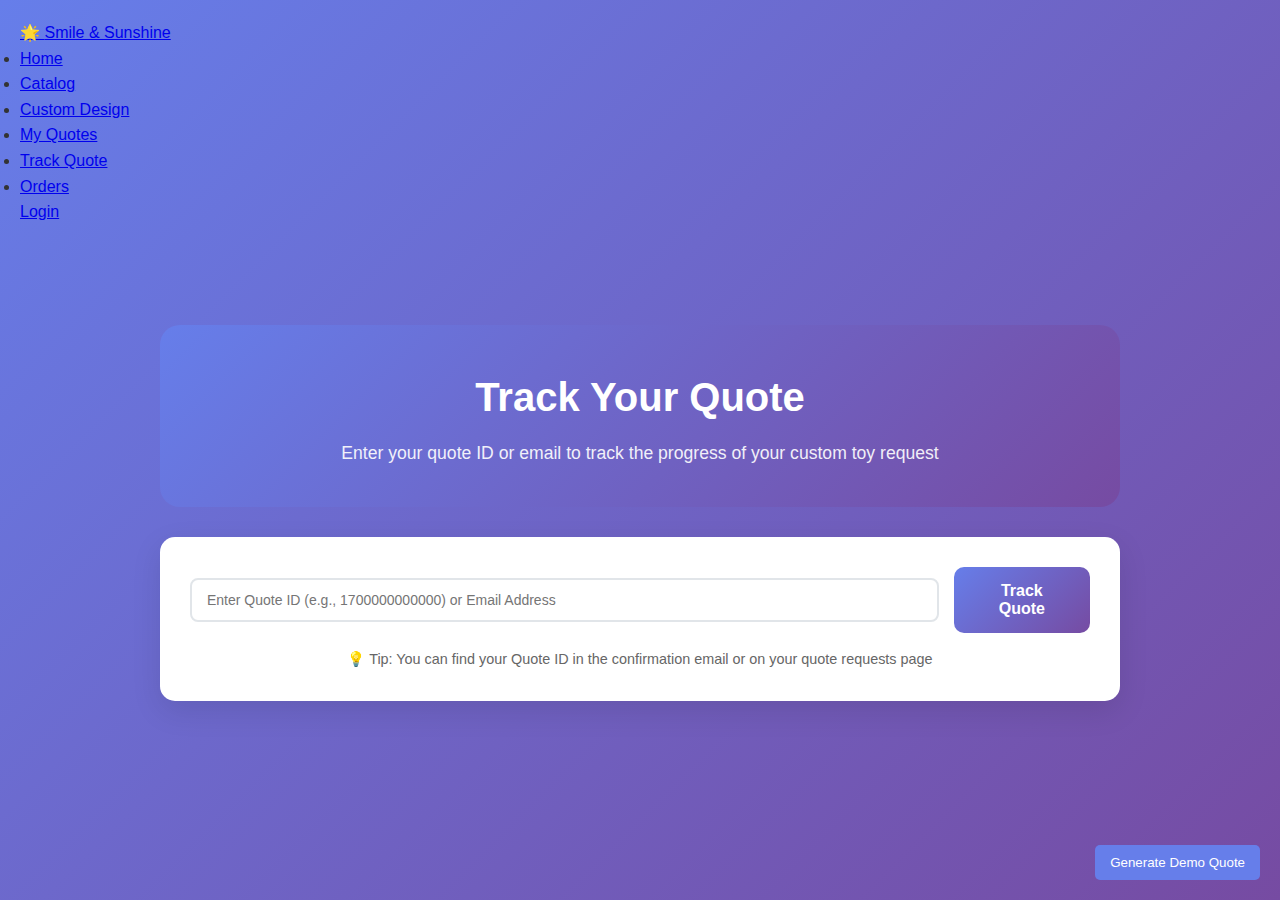
<file: GUI_Assignment/quote-tracking.html>
<!DOCTYPE html>
<html lang="en">
<head>
  <meta charset="UTF-8">
  <meta name="viewport" content="width=device-width, initial-scale=1.0">
  <title>Quote Tracking - Smile & Sunshine Toys</title>
  <link rel="stylesheet" href="assets/css/styles.css">
  <style>
    .tracking-container {
      max-width: 1000px;
      margin: 100px auto 40px;
      padding: 0 20px;
    }

    .page-header {
      background: linear-gradient(135deg, #667eea 0%, #764ba2 100%);
      color: white;
      padding: 40px;
      border-radius: 20px;
      text-align: center;
      margin-bottom: 30px;
    }

    .page-title {
      font-size: 2.5rem;
      margin-bottom: 10px;
      font-weight: 700;
    }

    .page-subtitle {
      font-size: 1.1rem;
      opacity: 0.9;
    }

    .tracking-search {
      background: white;
      border-radius: 15px;
      box-shadow: 0 10px 30px rgba(0,0,0,0.1);
      padding: 30px;
      margin-bottom: 30px;
    }

    .search-form {
      display: flex;
      gap: 15px;
      align-items: center;
    }

    .search-input {
      flex-grow: 1;
      padding: 15px 20px;
      border: 2px solid #dee2e6;
      border-radius: 10px;
      font-size: 1rem;
      transition: all 0.3s ease;
    }

    .search-input:focus {
      outline: none;
      border-color: #667eea;
      box-shadow: 0 0 0 3px rgba(102, 126, 234, 0.1);
    }

    .btn-search {
      background: linear-gradient(135deg, #667eea 0%, #764ba2 100%);
      color: white;
      padding: 15px 30px;
      border: none;
      border-radius: 10px;
      font-size: 1rem;
      font-weight: 600;
      cursor: pointer;
      transition: all 0.3s ease;
    }

    .btn-search:hover {
      transform: translateY(-2px);
      box-shadow: 0 10px 25px rgba(102, 126, 234, 0.3);
    }

    .tracking-result {
      display: none;
      background: white;
      border-radius: 20px;
      box-shadow: 0 10px 30px rgba(0,0,0,0.1);
      overflow: hidden;
      margin-bottom: 30px;
    }

    .result-header {
      background: linear-gradient(135deg, #f8f9fa 0%, #e9ecef 100%);
      padding: 25px 30px;
      border-bottom: 2px solid #dee2e6;
    }

    .request-title {
      font-size: 1.5rem;
      font-weight: 700;
      color: #333;
      margin-bottom: 8px;
    }

    .request-meta {
      display: flex;
      gap: 20px;
      flex-wrap: wrap;
      align-items: center;
    }

    .request-id {
      color: #666;
      font-size: 0.9rem;
    }

    .request-status {
      padding: 6px 12px;
      border-radius: 15px;
      font-size: 0.8rem;
      font-weight: 600;
      text-transform: uppercase;
    }

    .status-pending {
      background: #fff3cd;
      color: #856404;
    }

    .status-in-progress {
      background: #cce5ff;
      color: #0056b3;
    }

    .status-quoted {
      background: #d4edda;
      color: #155724;
    }

    .status-rejected {
      background: #f8d7da;
      color: #721c24;
    }

    .status-completed {
      background: #e2e3e5;
      color: #383d41;
    }

    .request-date {
      color: #666;
      font-size: 0.9rem;
    }

    .result-body {
      padding: 30px;
    }

    .tracking-timeline {
      position: relative;
      margin: 30px 0;
    }

    .timeline-line {
      position: absolute;
      left: 20px;
      top: 30px;
      bottom: 30px;
      width: 2px;
      background: #dee2e6;
    }

    .timeline-progress {
      position: absolute;
      left: 20px;
      top: 30px;
      width: 2px;
      background: linear-gradient(135deg, #667eea 0%, #764ba2 100%);
      transition: height 1s ease;
    }

    .timeline-step {
      position: relative;
      padding: 20px 0 20px 60px;
      margin-bottom: 10px;
    }

    .step-icon {
      position: absolute;
      left: 0;
      top: 20px;
      width: 40px;
      height: 40px;
      border-radius: 50%;
      display: flex;
      align-items: center;
      justify-content: center;
      font-size: 1.2rem;
      font-weight: bold;
      transition: all 0.3s ease;
      z-index: 2;
    }

    .step-icon.completed {
      background: linear-gradient(135deg, #667eea 0%, #764ba2 100%);
      color: white;
      box-shadow: 0 0 0 4px white, 0 0 0 6px #667eea;
    }

    .step-icon.current {
      background: #fff;
      border: 3px solid #667eea;
      color: #667eea;
      animation: pulse 2s infinite;
    }

    .step-icon.pending {
      background: #f8f9fa;
      border: 2px solid #dee2e6;
      color: #999;
    }

    @keyframes pulse {
      0% {
        box-shadow: 0 0 0 0 rgba(102, 126, 234, 0.4);
      }
      70% {
        box-shadow: 0 0 0 10px rgba(102, 126, 234, 0);
      }
      100% {
        box-shadow: 0 0 0 0 rgba(102, 126, 234, 0);
      }
    }

    .step-content {
      background: #f8f9fa;
      border-radius: 12px;
      padding: 20px;
      margin-left: 10px;
    }

    .step-title {
      font-size: 1.1rem;
      font-weight: 600;
      color: #333;
      margin-bottom: 8px;
    }

    .step-description {
      color: #666;
      line-height: 1.5;
      margin-bottom: 8px;
    }

    .step-time {
      font-size: 0.9rem;
      color: #999;
    }

    .step-estimate {
      font-size: 0.9rem;
      color: #667eea;
      font-weight: 500;
    }

    .quote-summary {
      background: linear-gradient(135deg, #667eea 0%, #764ba2 100%);
      color: white;
      padding: 25px;
      border-radius: 15px;
      margin-top: 30px;
    }

    .summary-title {
      font-size: 1.2rem;
      font-weight: 600;
      margin-bottom: 15px;
    }

    .summary-grid {
      display: grid;
      grid-template-columns: repeat(auto-fit, minmax(150px, 1fr));
      gap: 15px;
    }

    .summary-item {
      text-align: center;
    }

    .summary-label {
      font-size: 0.9rem;
      opacity: 0.8;
      margin-bottom: 5px;
    }

    .summary-value {
      font-size: 1.3rem;
      font-weight: 700;
    }

    .contact-info {
      background: #f8f9fa;
      border-radius: 15px;
      padding: 25px;
      margin-top: 20px;
    }

    .contact-title {
      font-size: 1.1rem;
      font-weight: 600;
      color: #333;
      margin-bottom: 15px;
    }

    .contact-text {
      color: #666;
      line-height: 1.5;
      margin-bottom: 15px;
    }

    .contact-methods {
      display: flex;
      gap: 15px;
      flex-wrap: wrap;
    }

    .contact-method {
      display: flex;
      align-items: center;
      gap: 8px;
      padding: 8px 15px;
      background: white;
      border-radius: 8px;
      color: #667eea;
      text-decoration: none;
      border: 1px solid #dee2e6;
      transition: all 0.3s ease;
    }

    .contact-method:hover {
      background: #667eea;
      color: white;
      text-decoration: none;
    }

    .error-state {
      display: none;
      text-align: center;
      padding: 60px 40px;
      background: white;
      border-radius: 20px;
      box-shadow: 0 10px 30px rgba(0,0,0,0.1);
    }

    .error-icon {
      font-size: 4rem;
      color: #dc3545;
      margin-bottom: 20px;
    }

    .error-title {
      font-size: 1.5rem;
      font-weight: 600;
      color: #333;
      margin-bottom: 10px;
    }

    .error-text {
      color: #666;
      margin-bottom: 30px;
    }

    .btn-secondary {
      background: #f8f9fa;
      color: #666;
      padding: 12px 25px;
      border: 2px solid #dee2e6;
      border-radius: 10px;
      font-size: 1rem;
      font-weight: 600;
      cursor: pointer;
      text-decoration: none;
      transition: all 0.3s ease;
    }

    .btn-secondary:hover {
      background: #e9ecef;
      border-color: #adb5bd;
      color: #495057;
      text-decoration: none;
    }

    .progress-bar {
      background: #dee2e6;
      height: 6px;
      border-radius: 3px;
      margin: 20px 0;
      overflow: hidden;
    }

    .progress-fill {
      background: linear-gradient(135deg, #667eea 0%, #764ba2 100%);
      height: 100%;
      border-radius: 3px;
      transition: width 1s ease;
    }

    .progress-text {
      text-align: center;
      margin-top: 10px;
      font-size: 0.9rem;
      color: #666;
    }

    @media (max-width: 768px) {
      .tracking-container {
        margin-top: 80px;
        padding: 0 10px;
      }

      .page-header {
        padding: 20px;
      }

      .page-title {
        font-size: 1.8rem;
      }

      .search-form {
        flex-direction: column;
        align-items: stretch;
      }

      .tracking-search {
        padding: 20px;
      }

      .result-body {
        padding: 20px;
      }

      .request-meta {
        flex-direction: column;
        align-items: flex-start;
        gap: 10px;
      }

      .timeline-step {
        padding: 15px 0 15px 50px;
      }

      .step-icon {
        width: 35px;
        height: 35px;
        font-size: 1rem;
      }

      .step-content {
        margin-left: 5px;
        padding: 15px;
      }

      .summary-grid {
        grid-template-columns: repeat(auto-fit, minmax(120px, 1fr));
      }

      .contact-methods {
        justify-content: center;
      }
    }
  </style>
</head>
<body>
  <!-- Navigation -->
  <nav class="nav">
    <div class="nav-container">
      <div class="nav-logo">
        <a href="index.html">
          <span class="logo-icon">🌟</span>
          <span class="logo-text">Smile & Sunshine</span>
        </a>
      </div>
      <ul class="nav-menu">
        <li><a href="index.html" class="nav-link">Home</a></li>
        <li><a href="catalog.html" class="nav-link">Catalog</a></li>
        <li><a href="custom-toys.html" class="nav-link">Custom Design</a></li>
        <li><a href="quote-requests.html" class="nav-link">My Quotes</a></li>
        <li><a href="quote-tracking.html" class="nav-link active">Track Quote</a></li>
        <li><a href="order-status.html" class="nav-link">Orders</a></li>
      </ul>
      <div class="nav-auth">
        <a href="login.html" class="nav-link" id="authLink">Login</a>
      </div>
    </div>
  </nav>

  <main class="tracking-container">
    <!-- Page Header -->
    <div class="page-header">
      <h1 class="page-title">Track Your Quote</h1>
      <p class="page-subtitle">Enter your quote ID or email to track the progress of your custom toy request</p>
    </div>

    <!-- Search Section -->
    <div class="tracking-search">
      <form class="search-form" id="trackingForm">
        <input 
          type="text" 
          class="search-input" 
          id="trackingInput" 
          placeholder="Enter Quote ID (e.g., 1700000000000) or Email Address"
          required
        >
        <button type="submit" class="btn-search">Track Quote</button>
      </form>
      <div style="margin-top: 15px; font-size: 0.9rem; color: #666; text-align: center;">
        💡 Tip: You can find your Quote ID in the confirmation email or on your quote requests page
      </div>
    </div>

    <!-- Tracking Result -->
    <div class="tracking-result" id="trackingResult">
      <div class="result-header">
        <div class="request-title" id="requestTitle">Loading...</div>
        <div class="request-meta">
          <span class="request-id" id="requestId">Quote #</span>
          <span class="request-status" id="requestStatus">pending</span>
          <span class="request-date" id="requestDate">Submitted on</span>
        </div>
      </div>

      <div class="result-body">
        <!-- Progress Bar -->
        <div class="progress-bar">
          <div class="progress-fill" id="progressFill"></div>
        </div>
        <div class="progress-text" id="progressText">Request submitted and under review</div>

        <!-- Timeline -->
        <div class="tracking-timeline">
          <div class="timeline-line"></div>
          <div class="timeline-progress" id="timelineProgress"></div>
          
          <div class="timeline-step">
            <div class="step-icon completed" data-step="1">1</div>
            <div class="step-content">
              <div class="step-title">Request Submitted</div>
              <div class="step-description">Your custom toy design request has been successfully submitted to our team.</div>
              <div class="step-time" id="step1Time">--</div>
            </div>
          </div>

          <div class="timeline-step">
            <div class="step-icon pending" data-step="2">2</div>
            <div class="step-content">
              <div class="step-title">Design Review</div>
              <div class="step-description">Our design team is reviewing your specifications and requirements. We may contact you for additional details.</div>
              <div class="step-time" id="step2Time">--</div>
              <div class="step-estimate">Estimated: 2-3 business days</div>
            </div>
          </div>

          <div class="timeline-step">
            <div class="step-icon pending" data-step="3">3</div>
            <div class="step-content">
              <div class="step-title">Quote Preparation</div>
              <div class="step-description">We're preparing your detailed quote including pricing, timeline, and material specifications.</div>
              <div class="step-time" id="step3Time">--</div>
              <div class="step-estimate">Estimated: 1-2 business days</div>
            </div>
          </div>

          <div class="timeline-step">
            <div class="step-icon pending" data-step="4">4</div>
            <div class="step-content">
              <div class="step-title">Quote Ready</div>
              <div class="step-description">Your personalized quote is ready! We'll send you the details via email and update your account.</div>
              <div class="step-time" id="step4Time">--</div>
              <div class="step-estimate">Email notification sent</div>
            </div>
          </div>
        </div>

        <!-- Quote Summary -->
        <div class="quote-summary" id="quoteSummary" style="display: none;">
          <div class="summary-title">Quote Summary</div>
          <div class="summary-grid">
            <div class="summary-item">
              <div class="summary-label">Estimated Price</div>
              <div class="summary-value" id="summaryPrice">$---</div>
            </div>
            <div class="summary-item">
              <div class="summary-label">Production Time</div>
              <div class="summary-value" id="summaryTime">-- days</div>
            </div>
            <div class="summary-item">
              <div class="summary-label">Quantity</div>
              <div class="summary-value" id="summaryQuantity">--</div>
            </div>
          </div>
        </div>

        <!-- Contact Info -->
        <div class="contact-info">
          <div class="contact-title">Need Help?</div>
          <div class="contact-text">
            If you have any questions about your quote or need to make changes to your request, 
            our customer service team is here to help.
          </div>
          <div class="contact-methods">
            <a href="mailto:quotes@smileandsunshine.com" class="contact-method">
              <span>✉️</span> Email Support
            </a>
            <a href="tel:+1-800-TOYS" class="contact-method">
              <span>📞</span> Call Us
            </a>
            <a href="#" class="contact-method" onclick="startLiveChat()">
              <span>💬</span> Live Chat
            </a>
          </div>
        </div>
      </div>
    </div>

    <!-- Error State -->
    <div class="error-state" id="errorState">
      <div class="error-icon">🔍</div>
      <h2 class="error-title">Quote Not Found</h2>
      <p class="error-text">
        We couldn't find a quote with the provided information. Please check your Quote ID or email address and try again.
      </p>
      <a href="quote-requests.html" class="btn-secondary">View All My Quotes</a>
    </div>
  </main>

  <script src="https://code.jquery.com/jquery-3.6.0.min.js"></script>
  <script src="assets/js/app.js"></script>
  <script>
    $(document).ready(function() {
      // Initialize page
      checkAuthentication();
      setupEventListeners();
      checkUrlParams();

      function checkAuthentication() {
        const user = JSON.parse(localStorage.getItem('currentUser') || 'null');
        if (user) {
          $('#authLink').text('Logout').attr('href', '#').on('click', function(e) {
            e.preventDefault();
            logout();
          });
        }
      }

      function setupEventListeners() {
        $('#trackingForm').on('submit', function(e) {
          e.preventDefault();
          const input = $('#trackingInput').val().trim();
          if (input) {
            trackQuote(input);
          }
        });
      }

      function checkUrlParams() {
        const urlParams = new URLSearchParams(window.location.search);
        const quoteId = urlParams.get('id');
        const email = urlParams.get('email');
        
        if (quoteId) {
          $('#trackingInput').val(quoteId);
          trackQuote(quoteId);
        } else if (email) {
          $('#trackingInput').val(email);
          trackQuote(email);
        }
      }

      function trackQuote(searchTerm) {
        const quotes = JSON.parse(localStorage.getItem('quoteRequests') || '[]');
        
        // Search by ID or email
        const isEmail = searchTerm.includes('@');
        const quote = quotes.find(q => {
          if (isEmail) {
            return q.contact.email.toLowerCase() === searchTerm.toLowerCase();
          } else {
            return q.id.toString() === searchTerm;
          }
        });

        if (quote) {
          displayTrackingResult(quote);
        } else {
          showErrorState();
        }
      }

      function displayTrackingResult(quote) {
        // Hide error state and show result
        $('#errorState').hide();
        $('#trackingResult').show();

        // Populate header information
        $('#requestTitle').text(quote.name);
        $('#requestId').text(`Quote #${quote.id}`);
        $('#requestStatus').text(quote.status.replace('-', ' ')).attr('class', `request-status status-${quote.status}`);
        $('#requestDate').text(`Submitted on ${new Date(quote.submittedAt).toLocaleDateString()}`);

        // Update timeline based on status
        updateTimeline(quote);

        // Show quote summary if available
        if (quote.finalPrice) {
          $('#quoteSummary').show();
          $('#summaryPrice').text(`$${quote.finalPrice}`);
          $('#summaryQuantity').text(quote.quantity);
          $('#summaryTime').text('14-21'); // Default production time
        }

        // Smooth scroll to result
        $('#trackingResult')[0].scrollIntoView({ behavior: 'smooth' });
      }

      function updateTimeline(quote) {
        // Reset all steps to pending
        $('.step-icon').removeClass('completed current').addClass('pending');
        
        let currentStep = 1;
        let progressPercentage = 25;

        // Update steps based on status
        switch (quote.status) {
          case 'pending':
            currentStep = 1;
            progressPercentage = 25;
            $('#progressText').text('Your request is being reviewed by our design team');
            break;
            
          case 'in-progress':
            currentStep = 2;
            progressPercentage = 50;
            $('.step-icon[data-step="1"]').removeClass('pending').addClass('completed');
            $('.step-icon[data-step="2"]').removeClass('pending').addClass('current');
            $('#progressText').text('Design review in progress - we may contact you soon');
            break;
            
          case 'quoted':
            currentStep = 4;
            progressPercentage = 100;
            $('.step-icon[data-step="1"], .step-icon[data-step="2"], .step-icon[data-step="3"], .step-icon[data-step="4"]')
              .removeClass('pending').addClass('completed');
            $('#progressText').text('Your quote is ready! Check your email for details');
            break;
            
          case 'rejected':
            currentStep = 3;
            progressPercentage = 75;
            $('.step-icon[data-step="1"], .step-icon[data-step="2"]').removeClass('pending').addClass('completed');
            $('.step-icon[data-step="3"]').removeClass('pending').addClass('current');
            $('#progressText').text('Unable to fulfill this request - please contact us for alternatives');
            break;
            
          case 'accepted':
          case 'completed':
            currentStep = 4;
            progressPercentage = 100;
            $('.step-icon').removeClass('pending').addClass('completed');
            $('#progressText').text('Quote accepted - production will begin soon!');
            break;
        }

        // Animate progress bar
        setTimeout(() => {
          $('#progressFill').css('width', progressPercentage + '%');
        }, 500);

        // Animate timeline progress
        setTimeout(() => {
          const timelineHeight = currentStep * 25; // Rough calculation
          $('#timelineProgress').css('height', timelineHeight + '%');
        }, 800);

        // Add timestamps
        $('#step1Time').text(new Date(quote.submittedAt).toLocaleString());

        if (quote.lastUpdated && quote.status !== 'pending') {
          $(`#step${currentStep}Time`).text(new Date(quote.lastUpdated).toLocaleString());
        }

        // Add estimated completion dates
        const submittedDate = new Date(quote.submittedAt);
        if (quote.status === 'pending' || quote.status === 'in-progress') {
          const estimatedDate = new Date(submittedDate.getTime() + (5 * 24 * 60 * 60 * 1000)); // 5 days
          $('#step4Time').text(`Estimated: ${estimatedDate.toLocaleDateString()}`);
        }
      }

      function showErrorState() {
        $('#trackingResult').hide();
        $('#errorState').show();
        
        // Smooth scroll to error state
        $('#errorState')[0].scrollIntoView({ behavior: 'smooth' });
      }

      function logout() {
        localStorage.removeItem('currentUser');
        window.location.href = 'login.html';
      }

      // Global function for live chat (placeholder)
      window.startLiveChat = function() {
        alert('Live chat feature will be available soon! Please contact us via email or phone for immediate assistance.');
      };

      // Demo data generator (for testing)
      function generateDemoQuote() {
        const demoQuote = {
          id: Date.now(),
          name: 'Custom Teddy Bear',
          category: 'plush',
          status: 'in-progress',
          contact: {
            email: 'demo@example.com'
          },
          submittedAt: new Date(Date.now() - (2 * 24 * 60 * 60 * 1000)).toISOString(), // 2 days ago
          lastUpdated: new Date(Date.now() - (1 * 24 * 60 * 60 * 1000)).toISOString(), // 1 day ago
          quantity: 1,
          finalPrice: '125'
        };

        const existingQuotes = JSON.parse(localStorage.getItem('quoteRequests') || '[]');
        existingQuotes.push(demoQuote);
        localStorage.setItem('quoteRequests', JSON.stringify(existingQuotes));
        
        return demoQuote.id;
      }

      // Add demo button for testing (remove in production)
      if (window.location.hostname === 'localhost' || window.location.hostname === '127.0.0.1') {
        const demoBtn = $(`
          <button style="position: fixed; bottom: 20px; right: 20px; background: #667eea; color: white; border: none; padding: 10px 15px; border-radius: 5px; cursor: pointer; z-index: 1000;">
            Generate Demo Quote
          </button>
        `);
        
        demoBtn.on('click', function() {
          const demoId = generateDemoQuote();
          $('#trackingInput').val(demoId);
          trackQuote(demoId.toString());
          $(this).remove();
        });
        
        $('body').append(demoBtn);
      }
    });
  </script>
</body>
</html>
</file>
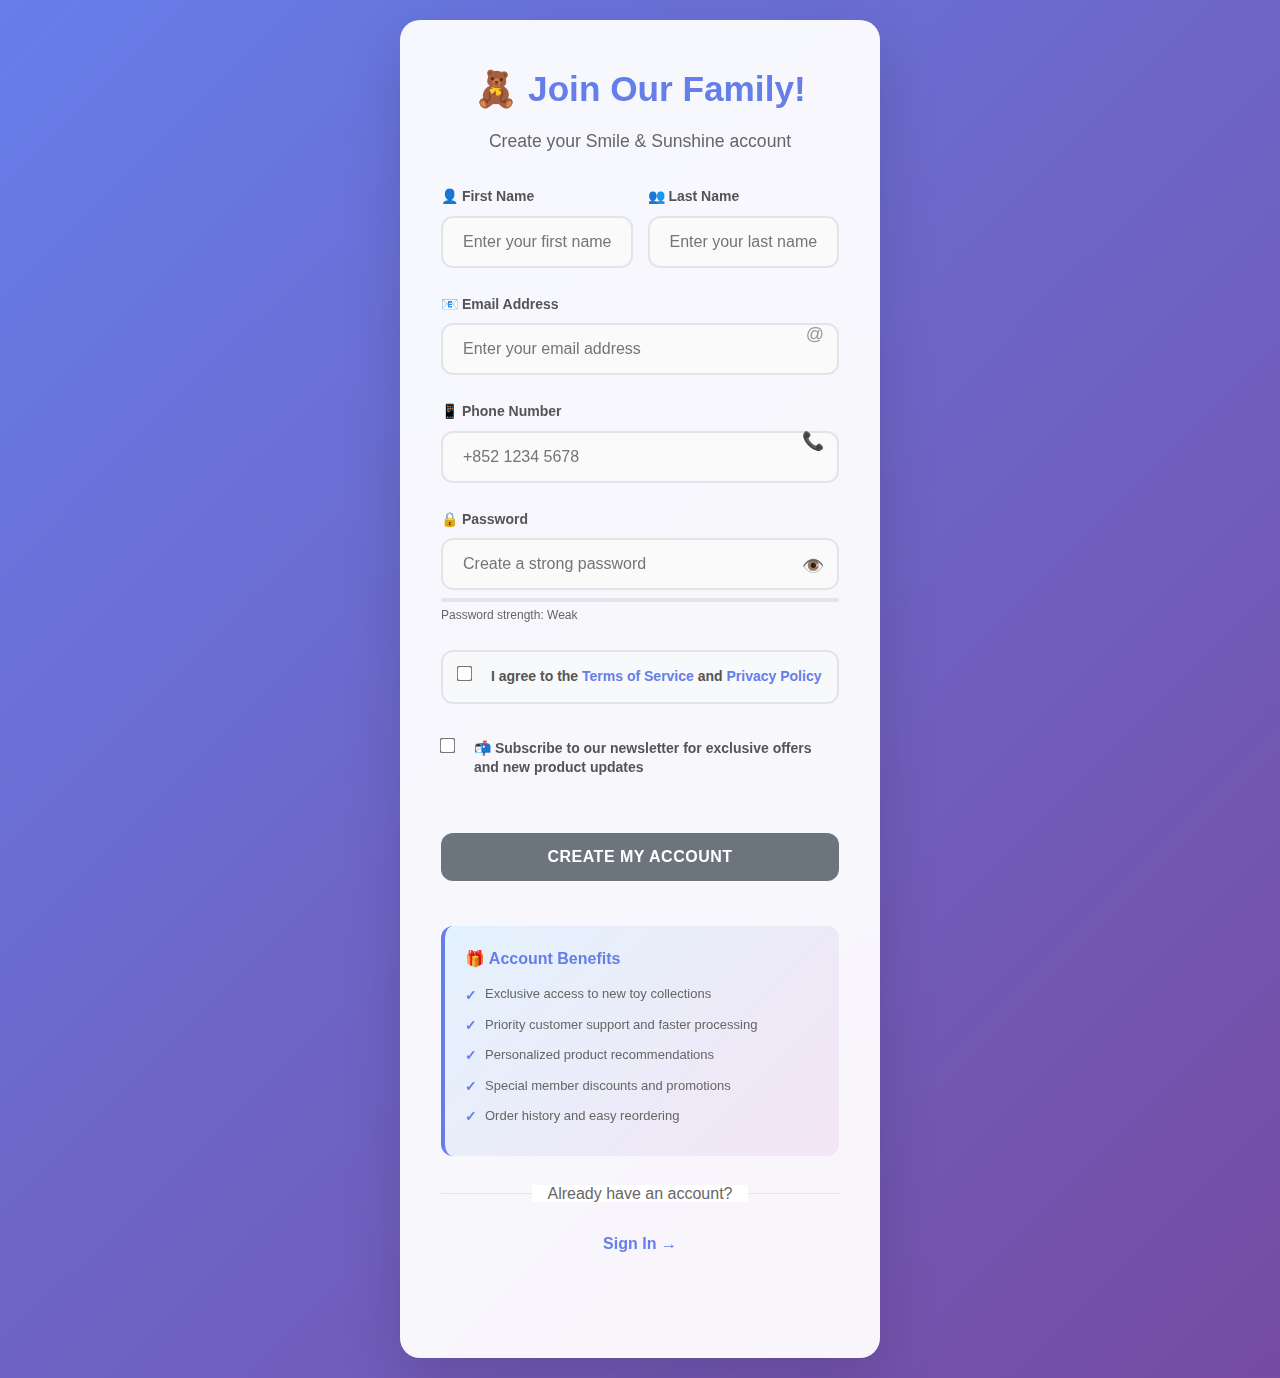
<file: GUI_Assignment/register.html>
<!doctype html>
<html lang="en">
<head>
  <meta charset="utf-8" />
  <meta name="viewport" content="width=device-width,initial-scale=1" />
  <title>Create Account - Smile & Sunshine Toys</title>
  <link rel="stylesheet" href="assets/css/styles.css" />
  <script src="https://code.jquery.com/jquery-3.6.0.min.js"></script>
  <style>
    /* Oriental Traffic inspired registration styles */
    body {
      display: flex;
      justify-content: center;
      align-items: center;
      min-height: 100vh;
      padding: 20px;
      background: linear-gradient(135deg, #667eea 0%, #764ba2 100%);
    }
    
    .register-container {
      background: rgba(255, 255, 255, 0.95);
      padding: 40px;
      border-radius: 20px;
      box-shadow: 0 20px 60px rgba(0, 0, 0, 0.15);
      width: 100%;
      max-width: 480px;
      backdrop-filter: blur(10px);
      border: 1px solid rgba(255, 255, 255, 0.2);
    }
    
    .register-header {
      text-align: center;
      margin-bottom: 30px;
    }
    
    .register-header h1 {
      color: var(--primary);
      font-size: 2.2em;
      margin-bottom: 10px;
      font-weight: 700;
    }
    
    .register-header .subtitle {
      color: #666;
      font-size: 1.1em;
      margin-bottom: 0;
    }
    
    .form-row {
      display: grid;
      grid-template-columns: 1fr 1fr;
      gap: 15px;
    }
    
    .form-group {
      margin-bottom: 25px;
      position: relative;
    }
    
    .form-group.full-width {
      grid-column: 1 / -1;
    }
    
    .form-group label {
      display: block;
      margin-bottom: 8px;
      color: #555;
      font-weight: 600;
      font-size: 14px;
    }
    
    .form-group input {
      width: 100%;
      padding: 15px 20px;
      border: 2px solid #e1e5e9;
      border-radius: 12px;
      font-size: 16px;
      transition: all 0.3s ease;
      background: #fafafa;
    }
    
    .form-group input:focus {
      outline: none;
      border-color: var(--primary);
      box-shadow: 0 0 0 4px rgba(102, 126, 234, 0.1);
      background: white;
    }
    
    .form-group input[type="checkbox"] {
      width: auto;
      margin-right: 8px;
      transform: scale(1.2);
    }
    
    .checkbox-group {
      display: flex;
      align-items: flex-start;
      gap: 12px;
      padding: 15px;
      background: #f8f9fa;
      border-radius: 12px;
      border: 2px solid #e1e5e9;
      transition: all 0.3s ease;
    }
    
    .checkbox-group:has(input:checked) {
      border-color: var(--primary);
      background: rgba(102, 126, 234, 0.05);
    }
    
    .checkbox-group label {
      margin: 0;
      font-size: 14px;
      line-height: 1.4;
      cursor: pointer;
    }
    
    .checkbox-group a {
      color: var(--primary);
      text-decoration: none;
      font-weight: 600;
    }
    
    .checkbox-group a:hover {
      text-decoration: underline;
    }
    
    .register-btn {
      width: 100%;
      padding: 15px;
      background: linear-gradient(135deg, var(--primary) 0%, var(--secondary) 100%);
      color: white;
      border: none;
      border-radius: 12px;
      font-size: 16px;
      font-weight: 600;
      cursor: pointer;
      transition: all 0.3s ease;
      text-transform: uppercase;
      letter-spacing: 0.5px;
      margin: 20px 0;
    }
    
    .register-btn:hover {
      transform: translateY(-2px);
      box-shadow: 0 8px 25px rgba(102, 126, 234, 0.3);
    }
    
    .register-btn:active {
      transform: translateY(0);
    }
    
    .register-btn:disabled {
      background: #6c757d;
      cursor: not-allowed;
      transform: none;
      box-shadow: none;
    }
    
    .divider {
      text-align: center;
      margin: 25px 0;
      position: relative;
      color: #666;
    }
    
    .divider::before {
      content: '';
      position: absolute;
      top: 50%;
      left: 0;
      right: 0;
      height: 1px;
      background: #e1e5e9;
      z-index: 1;
    }
    
    .divider span {
      background: white;
      padding: 0 15px;
      position: relative;
      z-index: 2;
    }
    
    .login-link {
      text-align: center;
      margin-top: 20px;
    }
    
    .login-link a {
      color: var(--primary);
      text-decoration: none;
      font-weight: 600;
      transition: color 0.3s ease;
    }
    
    .login-link a:hover {
      color: var(--primary-dark);
      text-decoration: underline;
    }
    
    .benefits-info {
      background: linear-gradient(135deg, #e3f2fd 0%, #f3e5f5 100%);
      padding: 20px;
      border-radius: 12px;
      margin: 25px 0;
      border-left: 4px solid var(--primary);
    }
    
    .benefits-info h4 {
      color: var(--primary);
      margin: 0 0 12px 0;
      font-size: 16px;
      font-weight: 600;
    }
    
    .benefits-list {
      list-style: none;
      padding: 0;
      margin: 0;
    }
    
    .benefits-list li {
      margin: 8px 0;
      font-size: 13px;
      color: #666;
      display: flex;
      align-items: center;
      gap: 8px;
    }
    
    .benefits-list li::before {
      content: '✓';
      color: var(--primary);
      font-weight: bold;
      font-size: 14px;
    }
    
    .strength-indicator {
      margin-top: 8px;
      height: 4px;
      background: #e1e5e9;
      border-radius: 2px;
      overflow: hidden;
      transition: all 0.3s ease;
    }
    
    .strength-bar {
      height: 100%;
      width: 0%;
      background: linear-gradient(90deg, #dc3545, #ffc107, #28a745);
      transition: all 0.3s ease;
      border-radius: 2px;
    }
    
    .strength-text {
      font-size: 12px;
      margin-top: 4px;
      color: #666;
    }
    
    .input-icon {
      position: absolute;
      right: 15px;
      top: 50%;
      transform: translateY(-50%);
      color: #999;
      font-size: 18px;
      pointer-events: none;
    }
    
    .form-group.has-icon input {
      padding-right: 50px;
    }
    
    @media (max-width: 480px) {
      .register-container {
        padding: 30px 20px;
        margin: 10px;
      }
      
      .register-header h1 {
        font-size: 1.8em;
      }
      
      .form-row {
        grid-template-columns: 1fr;
      }
    }
  </style>
</head>
<body>
  <div class="register-container fade-in">
    <div class="register-header">
      <h1>🧸 Join Our Family!</h1>
      <p class="subtitle">Create your Smile & Sunshine account</p>
    </div>

    <form id="registerForm">
      <div class="form-row">
        <div class="form-group">
          <label for="regName">👤 First Name</label>
          <input type="text" id="regFirstName" placeholder="Enter your first name" required />
        </div>
        
        <div class="form-group">
          <label for="regLastName">👥 Last Name</label>
          <input type="text" id="regLastName" placeholder="Enter your last name" required />
        </div>
      </div>
      
      <div class="form-group full-width has-icon">
        <label for="regEmail">📧 Email Address</label>
        <input type="email" id="regEmail" placeholder="Enter your email address" required />
        <span class="input-icon">@</span>
      </div>
      
      <div class="form-group full-width has-icon">
        <label for="regPhone">📱 Phone Number</label>
        <input type="tel" id="regPhone" placeholder="+852 1234 5678" required pattern="[0-9\-\+ ]+" />
        <span class="input-icon">📞</span>
      </div>
      
      <div class="form-group full-width has-icon">
        <label for="regPassword">🔒 Password</label>
        <input type="password" id="regPassword" placeholder="Create a strong password" required minlength="6" />
        <span class="input-icon">👁️</span>
        <div class="strength-indicator">
          <div class="strength-bar" id="strengthBar"></div>
        </div>
        <div class="strength-text" id="strengthText">Password strength: Weak</div>
      </div>
      
      <div class="form-group full-width">
        <div class="checkbox-group">
          <input type="checkbox" id="agreeTerms" required />
          <label for="agreeTerms">
            I agree to the <a href="#" target="_blank">Terms of Service</a> and <a href="#" target="_blank">Privacy Policy</a>
          </label>
        </div>
      </div>
      
      <div class="form-group full-width">
        <div class="checkbox-group" style="border: none; background: transparent; padding: 10px 0;">
          <input type="checkbox" id="newsletter" />
          <label for="newsletter">
            📬 Subscribe to our newsletter for exclusive offers and new product updates
          </label>
        </div>
      </div>
      
      <button type="submit" class="register-btn" id="submitBtn" disabled>Create My Account</button>
    </form>

    <div class="benefits-info">
      <h4>🎁 Account Benefits</h4>
      <ul class="benefits-list">
        <li>Exclusive access to new toy collections</li>
        <li>Priority customer support and faster processing</li>
        <li>Personalized product recommendations</li>
        <li>Special member discounts and promotions</li>
        <li>Order history and easy reordering</li>
      </ul>
    </div>

    <div class="divider">
      <span>Already have an account?</span>
    </div>
    
    <div class="login-link">
      <a href="login.html">Sign In →</a>
    </div>
    
    <div id="regMsg" class="msg"></div>
  </div>

  <script src="assets/js/app.js"></script>
  <script>
    // Enhanced registration functionality
    $(document).ready(function() {
      // Password strength indicator
      $('#regPassword').on('input', function() {
        const password = $(this).val();
        const strength = calculatePasswordStrength(password);
        
        $('#strengthBar').css('width', strength.percentage + '%');
        $('#strengthText').text('Password strength: ' + strength.text);
        
        if (strength.score >= 3) {
          $('#strengthBar').css('background', '#28a745');
        } else if (strength.score >= 2) {
          $('#strengthBar').css('background', '#ffc107');
        } else {
          $('#strengthBar').css('background', '#dc3545');
        }
      });
      
      function calculatePasswordStrength(password) {
        let score = 0;
        let text = 'Very Weak';
        
        if (password.length >= 6) score++;
        if (password.length >= 8) score++;
        if (/[a-z]/.test(password) && /[A-Z]/.test(password)) score++;
        if (/\d/.test(password)) score++;
        if (/[^\w\s]/.test(password)) score++;
        
        switch (score) {
          case 0:
          case 1:
            text = 'Very Weak';
            break;
          case 2:
            text = 'Weak';
            break;
          case 3:
            text = 'Good';
            break;
          case 4:
            text = 'Strong';
            break;
          case 5:
            text = 'Very Strong';
            break;
        }
        
        return {
          score: score,
          text: text,
          percentage: (score / 5) * 100
        };
      }
      
    });
</file>
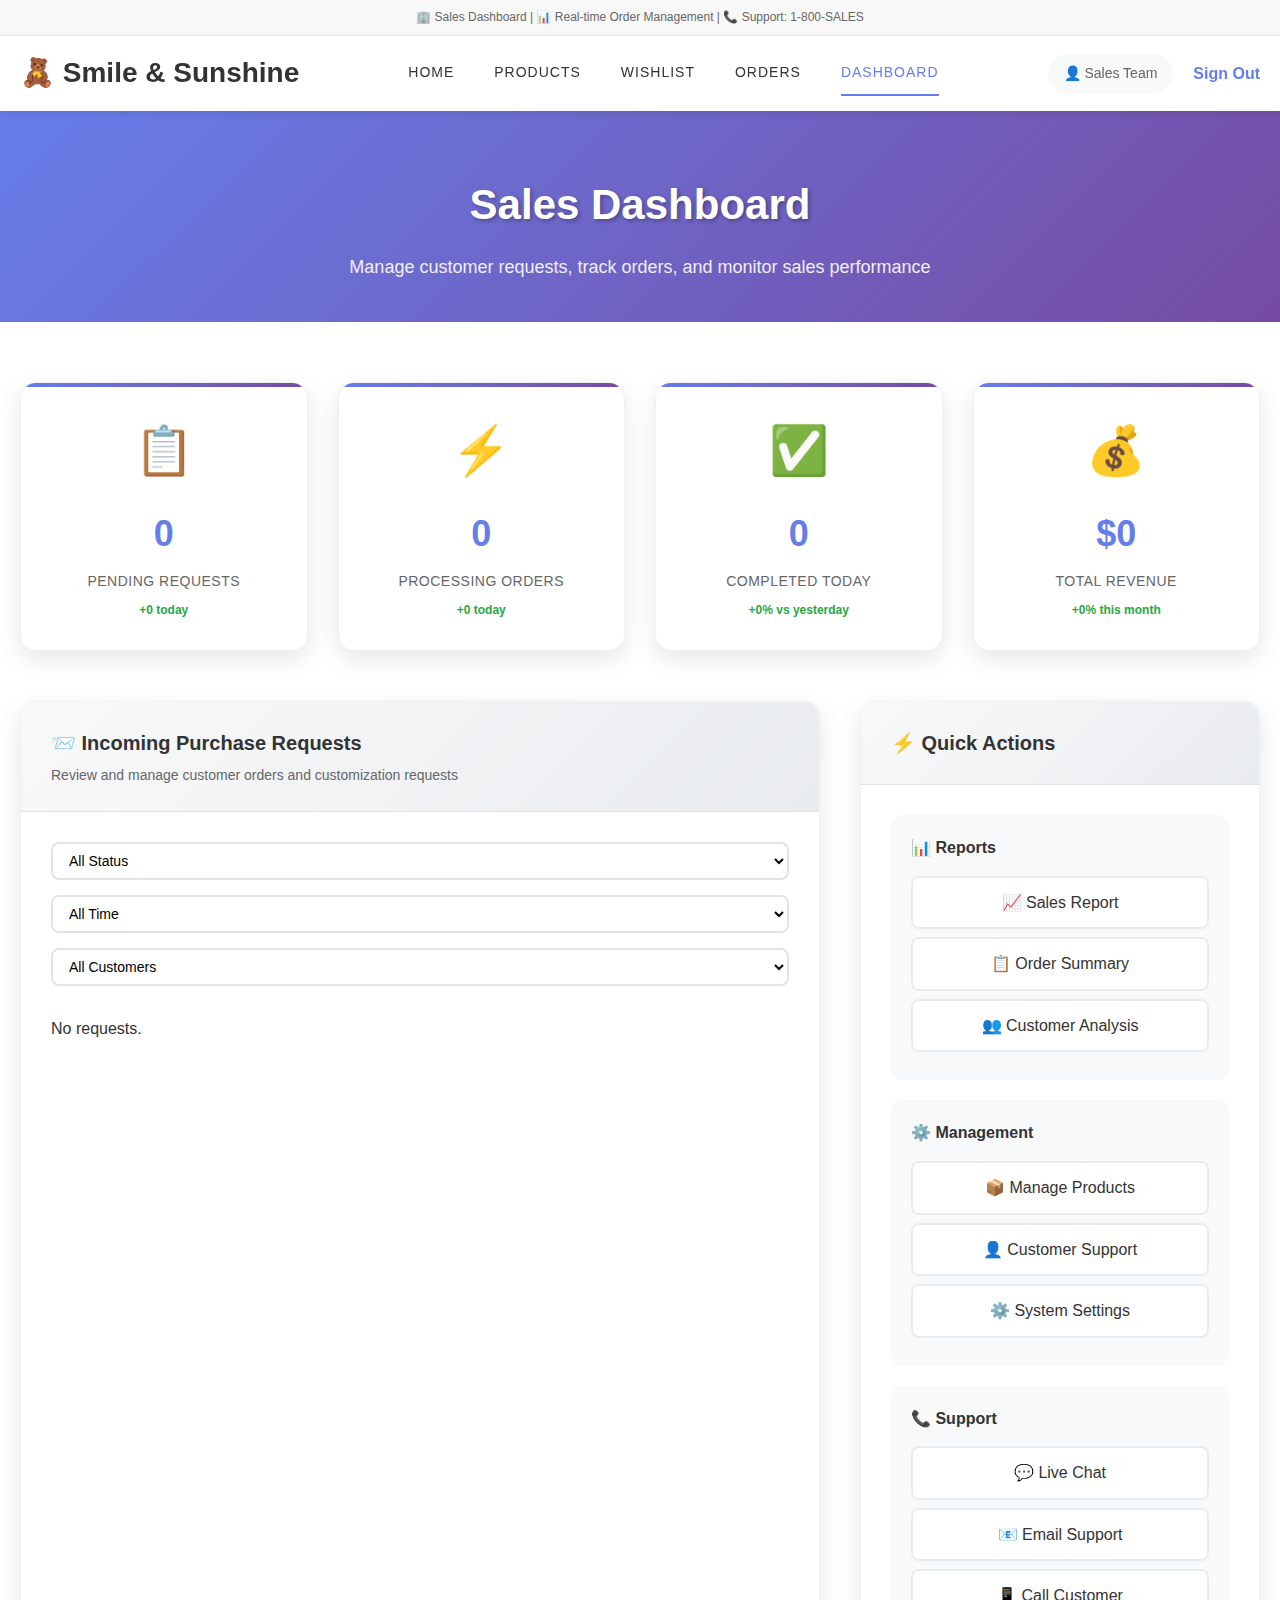
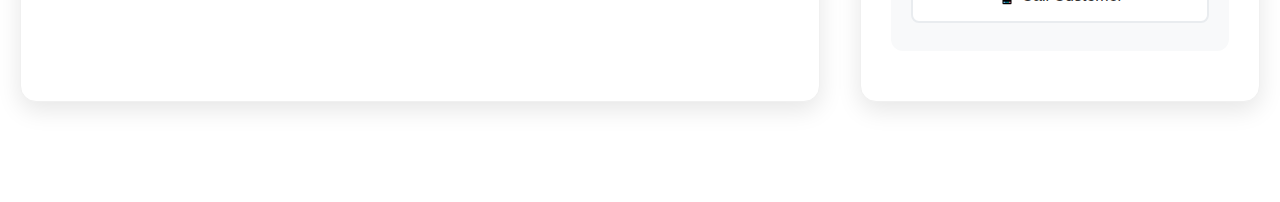
<file: GUI_Assignment/sales-dashboard.html>
<!doctype html>
<html lang="en">
<head>
  <meta charset="utf-8" />
  <meta name="viewport" content="width=device-width,initial-scale=1" />
  <title>Sales Dashboard - Smile & Sunshine Toys</title>
  <link rel="stylesheet" href="assets/css/styles.css" />
  <script src="https://code.jquery.com/jquery-3.6.0.min.js"></script>
  <style>
    /* Oriental Traffic inspired sales dashboard styles */
    body {
      background: #ffffff;
      color: #333;
      padding: 0;
    }
    
    .top-banner {
      background: #f8f8f8;
      padding: 8px 0;
      font-size: 12px;
      color: #666;
      text-align: center;
      border-bottom: 1px solid #eee;
    }
    
    .main-header {
      background: white;
      box-shadow: 0 2px 8px rgba(0,0,0,0.1);
      position: sticky;
      top: 0;
      z-index: 1000;
    }
    
    .header-container {
      max-width: 1400px;
      margin: 0 auto;
      display: flex;
      justify-content: space-between;
      align-items: center;
      padding: 15px 20px;
    }
    
    .logo {
      font-size: 28px;
      font-weight: bold;
      color: #333;
      text-decoration: none;
      display: flex;
      align-items: center;
      gap: 8px;
    }
    
    .main-nav {
      display: flex;
      gap: 40px;
      align-items: center;
    }
    
    .main-nav a {
      color: #333;
      text-decoration: none;
      font-weight: 500;
      font-size: 14px;
      text-transform: uppercase;
      letter-spacing: 1px;
      padding: 10px 0;
      border-bottom: 2px solid transparent;
      transition: all 0.3s ease;
    }
    
    .main-nav a:hover,
    .main-nav a.active {
      color: #667eea;
      border-bottom-color: #667eea;
    }
    
    .header-actions {
      display: flex;
      gap: 20px;
      align-items: center;
    }
    
    .user-info {
      background: #f8f9fa;
      padding: 8px 16px;
      border-radius: 20px;
      font-size: 14px;
      color: #666;
    }
    
    .page-header {
      background: linear-gradient(135deg, #667eea 0%, #764ba2 100%);
      color: white;
      padding: 60px 0 40px 0;
      text-align: center;
    }
    
    .page-title {
      font-size: 42px;
      font-weight: 700;
      margin-bottom: 15px;
      text-shadow: 2px 2px 4px rgba(0,0,0,0.3);
    }
    
    .page-subtitle {
      font-size: 18px;
      opacity: 0.9;
      max-width: 600px;
      margin: 0 auto;
    }
    
    .dashboard-container {
      max-width: 1400px;
      margin: 0 auto;
      padding: 60px 20px;
    }
    
    .dashboard-stats {
      display: grid;
      grid-template-columns: repeat(auto-fit, minmax(250px, 1fr));
      gap: 30px;
      margin-bottom: 50px;
    }
    
    .stat-card {
      background: white;
      padding: 30px 25px;
      border-radius: 16px;
      text-align: center;
      box-shadow: 0 8px 25px rgba(0, 0, 0, 0.1);
      border: 1px solid #f0f0f0;
      transition: all 0.3s ease;
      position: relative;
      overflow: hidden;
    }
    
    .stat-card::before {
      content: '';
      position: absolute;
      top: 0;
      left: 0;
      right: 0;
      height: 4px;
      background: linear-gradient(90deg, #667eea, #764ba2);
    }
    
    .stat-card:hover {
      transform: translateY(-5px);
      box-shadow: 0 15px 40px rgba(0, 0, 0, 0.15);
    }
    
    .stat-icon {
      font-size: 48px;
      margin-bottom: 15px;
    }
    
    .stat-number {
      font-size: 36px;
      font-weight: 700;
      color: #667eea;
      margin-bottom: 8px;
    }
    
    .stat-label {
      font-size: 14px;
      color: #666;
      text-transform: uppercase;
      letter-spacing: 0.5px;
      margin-bottom: 8px;
    }
    
    .stat-trend {
      font-size: 12px;
      color: #28a745;
      font-weight: 600;
    }
    
    .dashboard-sections {
      display: grid;
      grid-template-columns: 2fr 1fr;
      gap: 40px;
      margin-bottom: 40px;
    }
    
    .section-card {
      background: white;
      border-radius: 16px;
      box-shadow: 0 8px 25px rgba(0, 0, 0, 0.1);
      border: 1px solid #f0f0f0;
      overflow: hidden;
    }
    
    .section-header {
      background: linear-gradient(135deg, #f8f9fa 0%, #e9ecef 100%);
      padding: 25px 30px;
      border-bottom: 1px solid #dee2e6;
    }
    
    .section-title {
      font-size: 20px;
      font-weight: 600;
      color: #333;
      margin: 0;
    }
    
    .section-subtitle {
      font-size: 14px;
      color: #666;
      margin: 5px 0 0 0;
    }
    
    .section-content {
      padding: 30px;
    }
    
    .request-item {
      background: #f8f9fa;
      border-radius: 12px;
      padding: 20px;
      margin-bottom: 15px;
      border: 1px solid #e9ecef;
      transition: all 0.3s ease;
    }
    
    .request-item:hover {
      box-shadow: 0 5px 15px rgba(0, 0, 0, 0.1);
      transform: translateY(-2px);
    }
    
    .request-header {
      display: flex;
      justify-content: space-between;
      align-items: flex-start;
      margin-bottom: 15px;
      flex-wrap: wrap;
      gap: 10px;
    }
    
    .request-info {
      flex: 1;
    }
    
    .request-id {
      font-size: 16px;
      font-weight: 700;
      color: #333;
      margin-bottom: 5px;
    }
    
    .request-customer {
      color: #666;
      font-size: 14px;
      margin-bottom: 5px;
    }
    
    .request-date {
      color: #999;
      font-size: 12px;
    }
    
    .request-status {
      padding: 6px 12px;
      border-radius: 20px;
      font-size: 12px;
      font-weight: 600;
      text-transform: uppercase;
      letter-spacing: 0.5px;
    }
    
    .status-pending {
      background: #fff3cd;
      color: #856404;
      border: 1px solid #ffeaa7;
    }
    
    .status-processing {
      background: #cce5ff;
      color: #0066cc;
      border: 1px solid #99d6ff;
    }
    
    .status-completed {
      background: #d4edda;
      color: #155724;
      border: 1px solid #a3d9a5;
    }
    
    .request-details {
      margin: 15px 0;
    }
    
    .detail-row {
      display: flex;
      justify-content: space-between;
      margin: 8px 0;
      font-size: 14px;
    }
    
    .detail-label {
      color: #666;
    }
    
    .detail-value {
      font-weight: 600;
      color: #333;
    }
    
    .request-actions {
      display: flex;
      gap: 10px;
      margin-top: 15px;
      flex-wrap: wrap;
    }
    
    .action-btn {
      padding: 8px 16px;
      border: none;
      border-radius: 6px;
      font-size: 12px;
      font-weight: 600;
      cursor: pointer;
      transition: all 0.3s ease;
      text-transform: uppercase;
      letter-spacing: 0.5px;
    }
    
    .btn-approve {
      background: #28a745;
      color: white;
    }
    
    .btn-approve:hover {
      background: #218838;
      transform: translateY(-1px);
    }
    
    .btn-update {
      background: #007bff;
      color: white;
    }
    
    .btn-update:hover {
      background: #0056b3;
      transform: translateY(-1px);
    }
    
    .btn-reject {
      background: #dc3545;
      color: white;
    }
    
    .btn-reject:hover {
      background: #c82333;
      transform: translateY(-1px);
    }
    
    .quick-actions {
      background: #f8f9fa;
      padding: 20px;
      border-radius: 12px;
      margin-bottom: 20px;
    }
    
    .quick-actions h4 {
      margin: 0 0 15px 0;
      color: #333;
      font-size: 16px;
    }
    
    .quick-btn {
      display: block;
      width: 100%;
      padding: 12px;
      margin: 8px 0;
      background: white;
      border: 2px solid #e9ecef;
      border-radius: 8px;
      color: #333;
      text-decoration: none;
      font-weight: 500;
      transition: all 0.3s ease;
      text-align: center;
    }
    
    .quick-btn:hover {
      border-color: #667eea;
      color: #667eea;
      background: rgba(102, 126, 234, 0.05);
    }
    
    .filters-section {
      display: flex;
      gap: 15px;
      margin-bottom: 30px;
      flex-wrap: wrap;
    }
    
    .filter-select {
      padding: 8px 12px;
      border: 2px solid #e1e5e9;
      border-radius: 8px;
      font-size: 14px;
      background: white;
      transition: all 0.3s ease;
    }
    
    .filter-select:focus {
      outline: none;
      border-color: #667eea;
    }
    
    .empty-state {
      text-align: center;
      padding: 60px 20px;
      color: #666;
    }
    
    .empty-icon {
      font-size: 64px;
      margin-bottom: 20px;
      opacity: 0.5;
    }
    
    .empty-title {
      font-size: 20px;
      font-weight: 600;
      margin-bottom: 10px;
      color: #333;
    }
    
    .empty-text {
      font-size: 14px;
      max-width: 400px;
      margin: 0 auto;
    }
    
    .login-prompt {
      background: linear-gradient(135deg, #e3f2fd 0%, #f3e5f5 100%);
      padding: 30px;
      border-radius: 12px;
      text-align: center;
      border-left: 4px solid #667eea;
      margin: 20px 0;
    }
    
    .login-prompt h3 {
      color: #667eea;
      margin: 0 0 15px 0;
      font-size: 20px;
    }
    
    .login-prompt p {
      color: #666;
      margin: 0 0 20px 0;
      font-size: 14px;
    }
    
    .login-btn {
      background: linear-gradient(135deg, #667eea 0%, #764ba2 100%);
      color: white;
      padding: 12px 25px;
      border-radius: 25px;
      text-decoration: none;
      font-weight: 600;
      transition: all 0.3s ease;
      text-transform: uppercase;
      letter-spacing: 0.5px;
    }
    
    .login-btn:hover {
      transform: translateY(-2px);
      box-shadow: 0 8px 25px rgba(102, 126, 234, 0.3);
    }
    
    @media (max-width: 768px) {
      .dashboard-sections {
        grid-template-columns: 1fr;
      }
      
      .dashboard-stats {
        grid-template-columns: repeat(auto-fit, minmax(200px, 1fr));
        gap: 20px;
      }
      
      .request-header {
        flex-direction: column;
        align-items: flex-start;
      }
      
      .request-actions {
        justify-content: stretch;
      }
      
      .action-btn {
        flex: 1;
        text-align: center;
      }
    }
  </style>
</head>
<body>
  <!-- Top Banner -->
  <div class="top-banner">
    🏢 Sales Dashboard | 📊 Real-time Order Management | 📞 Support: 1-800-SALES
  </div>

  <!-- Main Header -->
  <header class="main-header">
    <div class="header-container">
      <a href="index.html" class="logo">
        🧸 Smile & Sunshine
      </a>
      
      <nav class="main-nav">
        <a href="index.html">Home</a>
        <a href="catalog.html">Products</a>
        <a href="wishlist.html">Wishlist</a>
        <a href="order-status.html">Orders</a>
        <a href="sales-dashboard.html" class="active">Dashboard</a>
      </nav>
      
      <div class="header-actions">
        <div class="user-info">👤 Sales Team</div>
        <a href="login.html" style="color: #667eea; text-decoration: none; font-weight: 600;">Sign Out</a>
      </div>
    </div>
  </header>

  <!-- Page Header -->
  <section class="page-header">
    <h1 class="page-title">Sales Dashboard</h1>
    <p class="page-subtitle">Manage customer requests, track orders, and monitor sales performance</p>
  </section>

  <!-- Main Content -->
  <main class="dashboard-container">
    <!-- Dashboard Statistics -->
    <div class="dashboard-stats">
      <div class="stat-card">
        <div class="stat-icon">📋</div>
        <div class="stat-number" id="pendingRequests">0</div>
        <div class="stat-label">Pending Requests</div>
        <div class="stat-trend">+0 today</div>
      </div>
      
      <div class="stat-card">
        <div class="stat-icon">⚡</div>
        <div class="stat-number" id="processingOrders">0</div>
        <div class="stat-label">Processing Orders</div>
        <div class="stat-trend">+0 today</div>
      </div>
      
      <div class="stat-card">
        <div class="stat-icon">✅</div>
        <div class="stat-number" id="completedToday">0</div>
        <div class="stat-label">Completed Today</div>
        <div class="stat-trend">+0% vs yesterday</div>
      </div>
      
      <div class="stat-card">
        <div class="stat-icon">💰</div>
        <div class="stat-number" id="totalRevenue">$0</div>
        <div class="stat-label">Total Revenue</div>
        <div class="stat-trend">+0% this month</div>
      </div>
    </div>

    <!-- Dashboard Sections -->
    <div class="dashboard-sections">
      <!-- Main Requests Section -->
      <div class="section-card">
        <div class="section-header">
          <h2 class="section-title">📨 Incoming Purchase Requests</h2>
          <p class="section-subtitle">Review and manage customer orders and customization requests</p>
        </div>
        
        <div class="section-content">
          <!-- Filters -->
          <div class="filters-section">
            <select class="filter-select" id="statusFilter">
              <option value="all">All Status</option>
              <option value="pending">Pending Review</option>
              <option value="processing">Processing</option>
              <option value="completed">Completed</option>
            </select>
            
            <select class="filter-select" id="dateFilter">
              <option value="all">All Time</option>
              <option value="today">Today</option>
              <option value="week">This Week</option>
              <option value="month">This Month</option>
            </select>
            
            <select class="filter-select" id="customerFilter">
              <option value="all">All Customers</option>
              <option value="vip">VIP Customers</option>
              <option value="new">New Customers</option>
            </select>
          </div>
          
          <div id="salesRequests">
            <!-- Login Prompt for Non-Sales Users -->
            <div class="login-prompt" id="loginPrompt">
              <h3>🔐 Sales Access Required</h3>
              <p>Please sign in with a sales account to view and manage customer purchase requests.</p>
              <a href="login.html" class="login-btn">Sign In as Sales</a>
            </div>
            
            <!-- Empty State -->
            <div class="empty-state" id="emptyState" style="display: none;">
              <div class="empty-icon">📭</div>
              <h3 class="empty-title">No Requests Yet</h3>
              <p class="empty-text">Customer purchase requests will appear here when submitted.</p>
            </div>
          </div>
        </div>
      </div>

      <!-- Quick Actions Sidebar -->
      <div class="section-card">
        <div class="section-header">
          <h3 class="section-title">⚡ Quick Actions</h3>
        </div>
        
        <div class="section-content">
          <div class="quick-actions">
            <h4>📊 Reports</h4>
            <a href="#" class="quick-btn">📈 Sales Report</a>
            <a href="#" class="quick-btn">📋 Order Summary</a>
            <a href="#" class="quick-btn">👥 Customer Analysis</a>
          </div>
          
          <div class="quick-actions">
            <h4>⚙️ Management</h4>
            <a href="catalog.html" class="quick-btn">📦 Manage Products</a>
            <a href="#" class="quick-btn">👤 Customer Support</a>
            <a href="#" class="quick-btn">⚙️ System Settings</a>
          </div>
          
          <div class="quick-actions">
            <h4>📞 Support</h4>
            <a href="#" class="quick-btn">💬 Live Chat</a>
            <a href="#" class="quick-btn">📧 Email Support</a>
            <a href="#" class="quick-btn">📱 Call Customer</a>
          </div>
        </div>
      </div>
    </div>
  </main>

  <script src="assets/js/app.js"></script>
  <script>
    // Enhanced dashboard functionality
    $(document).ready(function() {
      // Check if user is logged in as sales
      function checkSalesAccess() {
        // This would normally check authentication
        // For demo purposes, show login prompt initially
        const isSalesUser = false; // Replace with actual auth check
        
        if (!isSalesUser) {
          $('#loginPrompt').show();
          $('#emptyState').hide();
        } else {
          $('#loginPrompt').hide();
          updateDashboard();
        }
      }
      
      // Update dashboard statistics
      function updateDashboard() {
        // This would normally fetch real data from API
        const stats = {
          pending: 12,
          processing: 8,
          completed: 45,
          revenue: 28450
        };
        
        $('#pendingRequests').text(stats.pending);
        $('#processingOrders').text(stats.processing);
        $('#completedToday').text(stats.completed);
        $('#totalRevenue').text('$' + stats.revenue.toLocaleString());
        
        // Show requests if any exist
        if (stats.pending > 0 || stats.processing > 0) {
          $('#emptyState').hide();
          // Load actual requests here
        } else {
          $('#emptyState').show();
        }
      }
      
      // Filter functionality
      $('.filter-select').on('change', function() {
        const statusFilter = $('#statusFilter').val();
        const dateFilter = $('#dateFilter').val();
        const customerFilter = $('#customerFilter').val();
        
        // Apply filters to request list
        filterRequests(statusFilter, dateFilter, customerFilter);
      });
      
      function filterRequests(status, date, customer) {
        // Filter logic would be implemented here
        console.log('Filtering by:', { status, date, customer });
      }
      
      // Action button handlers
      $(document).on('click', '.action-btn', function() {
        const action = $(this).hasClass('btn-approve') ? 'approve' : 
                      $(this).hasClass('btn-update') ? 'update' : 'reject';
        const requestId = $(this).closest('.request-item').find('.request-id').text();
        
        // Handle the action
        handleRequestAction(action, requestId);
      });
      
      function handleRequestAction(action, requestId) {
        // Action handling logic would be implemented here
        console.log('Action:', action, 'for request:', requestId);
        
        // Show success message
        showNotification(`Request ${requestId} has been ${action}d successfully!`);
      }
      
      function showNotification(message) {
        // Create and show notification
        const notification = $(`
          <div class="notification" style="
            position: fixed;
            top: 20px;
            right: 20px;
            background: #28a745;
            color: white;
            padding: 15px 20px;
            border-radius: 8px;
            z-index: 3000;
            box-shadow: 0 5px 15px rgba(0,0,0,0.2);
          ">
            ${message}
          </div>
        `);
        
        $('body').append(notification);
        
        setTimeout(() => {
          notification.fadeOut(() => notification.remove());
        }, 3000);
      }
      
      // Initialize dashboard
      checkSalesAccess();
      
      // Auto-refresh every 30 seconds
      setInterval(updateDashboard, 30000);
    });
  </script>
</body>
</html>
</file>
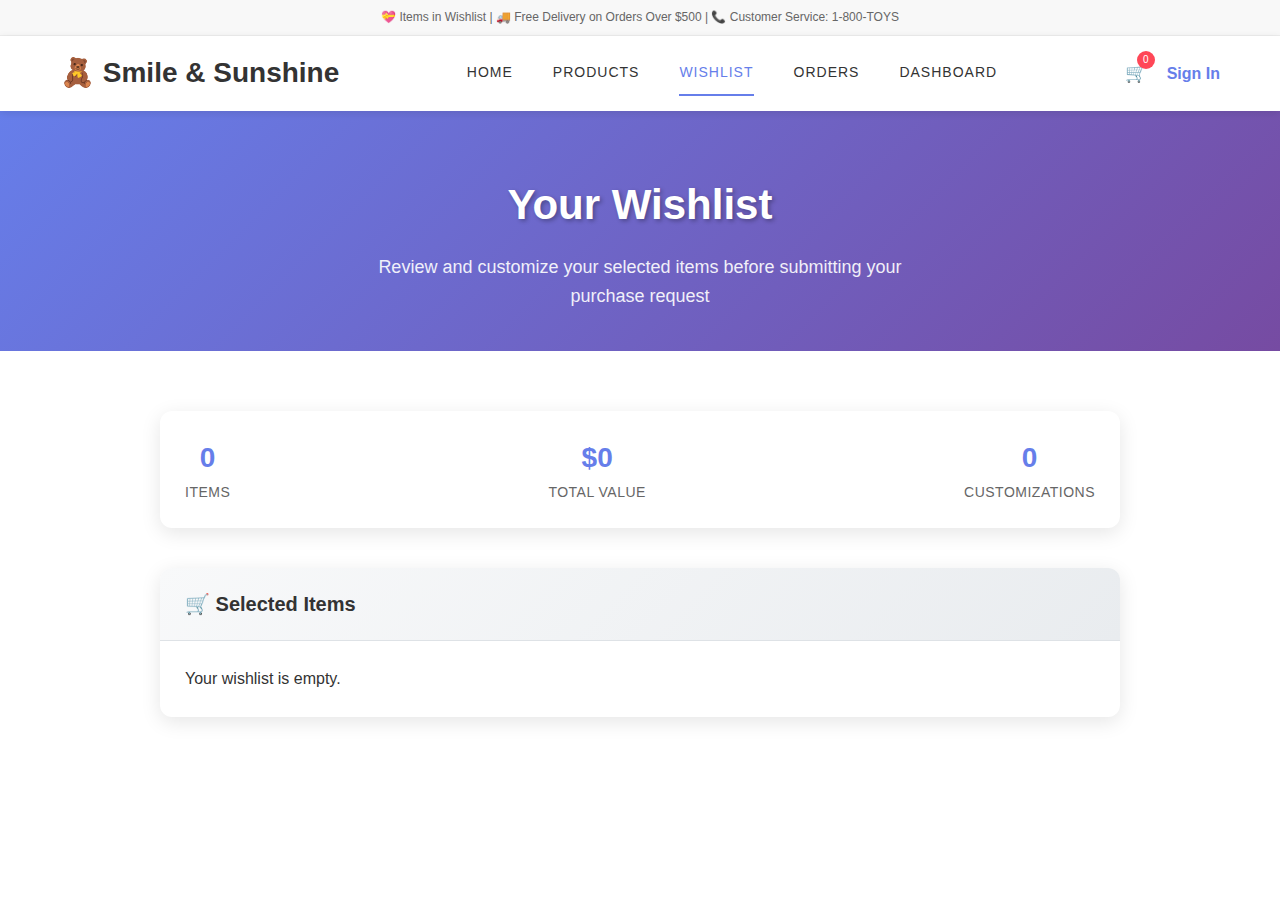
<file: GUI_Assignment/wishlist.html>
<!doctype html>
<html lang="en">
<head>
  <meta charset="utf-8" />
  <meta name="viewport" content="width=device-width,initial-scale=1" />
  <title>Wishlist - Smile & Sunshine Toys</title>
  <link rel="stylesheet" href="assets/css/styles.css" />
  <script src="https://code.jquery.com/jquery-3.6.0.min.js"></script>
  <style>
    /* Oriental Traffic inspired wishlist styles */
    body {
      background: #ffffff;
      color: #333;
      padding: 0;
    }
    
    .top-banner {
      background: #f8f8f8;
      padding: 8px 0;
      font-size: 12px;
      color: #666;
      text-align: center;
      border-bottom: 1px solid #eee;
    }
    
    .main-header {
      background: white;
      box-shadow: 0 2px 8px rgba(0,0,0,0.1);
      position: sticky;
      top: 0;
      z-index: 1000;
    }
    
    .header-container {
      max-width: 1200px;
      margin: 0 auto;
      display: flex;
      justify-content: space-between;
      align-items: center;
      padding: 15px 20px;
    }
    
    .logo {
      font-size: 28px;
      font-weight: bold;
      color: #333;
      text-decoration: none;
      display: flex;
      align-items: center;
      gap: 8px;
    }
    
    .main-nav {
      display: flex;
      gap: 40px;
      align-items: center;
    }
    
    .main-nav a {
      color: #333;
      text-decoration: none;
      font-weight: 500;
      font-size: 14px;
      text-transform: uppercase;
      letter-spacing: 1px;
      padding: 10px 0;
      border-bottom: 2px solid transparent;
      transition: all 0.3s ease;
    }
    
    .main-nav a:hover,
    .main-nav a.active {
      color: #667eea;
      border-bottom-color: #667eea;
    }
    
    .header-actions {
      display: flex;
      gap: 20px;
      align-items: center;
    }
    
    .cart-icon {
      position: relative;
      color: #333;
      text-decoration: none;
      font-size: 18px;
    }
    
    .cart-badge {
      position: absolute;
      top: -8px;
      right: -8px;
      background: #ff4757;
      color: white;
      border-radius: 50%;
      width: 18px;
      height: 18px;
      font-size: 10px;
      display: flex;
      align-items: center;
      justify-content: center;
    }
    
    .page-header {
      background: linear-gradient(135deg, #667eea 0%, #764ba2 100%);
      color: white;
      padding: 60px 0 40px 0;
      text-align: center;
    }
    
    .page-title {
      font-size: 42px;
      font-weight: 700;
      margin-bottom: 15px;
      text-shadow: 2px 2px 4px rgba(0,0,0,0.3);
    }
    
    .page-subtitle {
      font-size: 18px;
      opacity: 0.9;
      max-width: 600px;
      margin: 0 auto;
    }
    
    .wishlist-container {
      max-width: 1000px;
      margin: 0 auto;
      padding: 60px 20px;
    }
    
    .wishlist-stats {
      background: white;
      padding: 25px;
      border-radius: 12px;
      box-shadow: 0 5px 20px rgba(0,0,0,0.1);
      margin-bottom: 40px;
      display: flex;
      justify-content: space-between;
      align-items: center;
      flex-wrap: wrap;
      gap: 20px;
    }
    
    .stat-item {
      text-align: center;
    }
    
    .stat-number {
      font-size: 28px;
      font-weight: 700;
      color: #667eea;
    }
    
    .stat-label {
      font-size: 14px;
      color: #666;
      text-transform: uppercase;
      letter-spacing: 0.5px;
    }
    
    .wishlist-items {
      background: white;
      border-radius: 12px;
      box-shadow: 0 5px 20px rgba(0,0,0,0.1);
      overflow: hidden;
      margin-bottom: 40px;
    }
    
    .wishlist-header {
      background: linear-gradient(135deg, #f8f9fa 0%, #e9ecef 100%);
      padding: 20px 25px;
      border-bottom: 1px solid #dee2e6;
    }
    
    .wishlist-title {
      font-size: 20px;
      font-weight: 600;
      color: #333;
      margin: 0;
    }
    
    .wishlist-content {
      padding: 25px;
    }
    
    .wishlist-item {
      display: flex;
      gap: 20px;
      align-items: center;
      padding: 20px;
      background: #f8f9fa;
      border-radius: 12px;
      margin-bottom: 15px;
      transition: all 0.3s ease;
      border: 1px solid #e9ecef;
    }
    
    .wishlist-item:hover {
      box-shadow: 0 5px 15px rgba(0,0,0,0.1);
      transform: translateY(-2px);
    }
    
    .item-image {
      width: 80px;
      height: 80px;
      object-fit: cover;
      border-radius: 8px;
      background: white;
    }
    
    .item-details {
      flex: 1;
    }
    
    .item-name {
      font-size: 18px;
      font-weight: 600;
      color: #333;
      margin-bottom: 5px;
    }
    
    .item-specs {
      font-size: 14px;
      color: #666;
      margin-bottom: 8px;
    }
    
    .item-price {
      font-size: 20px;
      font-weight: 700;
      color: #667eea;
    }
    
    .item-actions {
      display: flex;
      flex-direction: column;
      gap: 10px;
      align-items: flex-end;
    }
    
    .item-quantity {
      display: flex;
      align-items: center;
      gap: 8px;
    }
    
    .qty-btn {
      width: 30px;
      height: 30px;
      border: 2px solid #667eea;
      background: white;
      color: #667eea;
      border-radius: 50%;
      cursor: pointer;
      font-weight: bold;
      transition: all 0.3s ease;
      display: flex;
      align-items: center;
      justify-content: center;
    }
    
    .qty-btn:hover {
      background: #667eea;
      color: white;
    }
    
    .qty-display {
      width: 40px;
      text-align: center;
      font-weight: bold;
      color: #333;
    }
    
    .remove-btn {
      background: #dc3545;
      color: white;
      border: none;
      padding: 8px 12px;
      border-radius: 6px;
      font-size: 12px;
      cursor: pointer;
      transition: all 0.3s ease;
      text-transform: uppercase;
      letter-spacing: 0.5px;
    }
    
    .remove-btn:hover {
      background: #c82333;
      transform: translateY(-1px);
    }
    
    .checkout-section {
      background: white;
      padding: 30px;
      border-radius: 12px;
      box-shadow: 0 5px 20px rgba(0,0,0,0.1);
    }
    
    .checkout-header {
      text-align: center;
      margin-bottom: 30px;
    }
    
    .checkout-title {
      font-size: 24px;
      font-weight: 600;
      color: #333;
      margin-bottom: 10px;
    }
    
    .checkout-subtitle {
      color: #666;
      font-size: 14px;
    }
    
    .payment-form {
      max-width: 400px;
      margin: 0 auto;
    }
    
    .form-group {
      margin-bottom: 25px;
    }
    
    .form-label {
      display: block;
      margin-bottom: 8px;
      color: #555;
      font-weight: 600;
      font-size: 14px;
    }
    
    .form-select {
      width: 100%;
      padding: 12px 15px;
      border: 2px solid #e1e5e9;
      border-radius: 8px;
      font-size: 14px;
      transition: all 0.3s ease;
      font-family: inherit;
      background: white;
    }
    
    .form-select:focus {
      outline: none;
      border-color: #667eea;
      box-shadow: 0 0 0 3px rgba(102, 126, 234, 0.1);
    }
    
    .submit-btn {
      width: 100%;
      background: linear-gradient(135deg, #28a745 0%, #20c997 100%);
      color: white;
      border: none;
      padding: 15px;
      border-radius: 8px;
      font-weight: 600;
      text-transform: uppercase;
      letter-spacing: 0.5px;
      cursor: pointer;
      transition: all 0.3s ease;
      font-size: 16px;
    }
    
    .submit-btn:hover {
      transform: translateY(-2px);
      box-shadow: 0 8px 25px rgba(40, 167, 69, 0.3);
    }
    
    .submit-btn:disabled {
      background: #6c757d;
      cursor: not-allowed;
      transform: none;
      box-shadow: none;
    }
    
    .empty-wishlist {
      text-align: center;
      padding: 60px 20px;
      color: #666;
    }
    
    .empty-icon {
      font-size: 64px;
      margin-bottom: 20px;
      opacity: 0.5;
    }
    
    .empty-title {
      font-size: 24px;
      font-weight: 600;
      margin-bottom: 10px;
      color: #333;
    }
    
    .empty-text {
      font-size: 16px;
      margin-bottom: 30px;
      max-width: 400px;
      margin-left: auto;
      margin-right: auto;
    }
    
    .shop-btn {
      background: linear-gradient(135deg, #667eea 0%, #764ba2 100%);
      color: white;
      padding: 12px 30px;
      border-radius: 25px;
      text-decoration: none;
      font-weight: 600;
      transition: all 0.3s ease;
      text-transform: uppercase;
      letter-spacing: 0.5px;
    }
    
    .shop-btn:hover {
      transform: translateY(-2px);
      box-shadow: 0 8px 25px rgba(102, 126, 234, 0.3);
    }
    
    @media (max-width: 768px) {
      .wishlist-item {
        flex-direction: column;
        text-align: center;
        gap: 15px;
      }
      
      .item-actions {
        align-items: center;
      }
      
      .wishlist-stats {
        flex-direction: column;
        gap: 15px;
      }
    }
  </style>
</head>
<body>
  <!-- Top Banner -->
  <div class="top-banner">
    💝 Items in Wishlist | 🚚 Free Delivery on Orders Over $500 | 📞 Customer Service: 1-800-TOYS
  </div>

  <!-- Main Header -->
  <header class="main-header">
    <div class="header-container">
      <a href="index.html" class="logo">
        🧸 Smile & Sunshine
      </a>
      
      <nav class="main-nav">
        <a href="index.html">Home</a>
        <a href="catalog.html">Products</a>
        <a href="wishlist.html" class="active">Wishlist</a>
        <a href="order-status.html">Orders</a>
        <a href="sales-dashboard.html">Dashboard</a>
      </nav>
      
      <div class="header-actions">
        <a href="wishlist.html" class="cart-icon">
          🛒 <span class="cart-badge">0</span>
        </a>
        <a href="login.html" style="color: #667eea; text-decoration: none; font-weight: 600;">Sign In</a>
      </div>
    </div>
  </header>

  <!-- Page Header -->
  <section class="page-header">
    <h1 class="page-title">Your Wishlist</h1>
    <p class="page-subtitle">Review and customize your selected items before submitting your purchase request</p>
  </section>

  <!-- Main Content -->
  <main class="wishlist-container">
    <!-- Wishlist Stats -->
    <div class="wishlist-stats">
      <div class="stat-item">
        <div class="stat-number" id="itemCount">0</div>
        <div class="stat-label">Items</div>
      </div>
      <div class="stat-item">
        <div class="stat-number" id="totalValue">$0</div>
        <div class="stat-label">Total Value</div>
      </div>
      <div class="stat-item">
        <div class="stat-number" id="customizations">0</div>
        <div class="stat-label">Customizations</div>
      </div>
    </div>

    <!-- Wishlist Items -->
    <div class="wishlist-items">
      <div class="wishlist-header">
        <h2 class="wishlist-title">🛒 Selected Items</h2>
      </div>
      <div class="wishlist-content">
        <div id="wishlistContainer">
          <!-- Empty state -->
          <div class="empty-wishlist" id="emptyState">
            <div class="empty-icon">🛒</div>
            <h3 class="empty-title">Your Wishlist is Empty</h3>
            <p class="empty-text">Browse our amazing collection and add your favorite customizable toys to get started!</p>
            <a href="catalog.html" class="shop-btn">Start Shopping</a>
          </div>
        </div>
      </div>
    </div>

    <!-- Checkout Section -->
    <div class="checkout-section" id="checkoutSection" style="display: none;">
      <div class="checkout-header">
        <h3 class="checkout-title">💳 Submit Purchase Request</h3>
        <p class="checkout-subtitle">Choose your preferred payment method to complete your order</p>
      </div>
      
      <form id="submitRequestForm" class="payment-form">
        <div class="form-group">
          <label class="form-label">💰 Preferred Payment Method</label>
          <select id="paymentMethod" class="form-select" required>
            <option value="">Select payment method...</option>
            <option value="paynow">💱 PayNow / FPS</option>
            <option value="bank">🏦 Bank Transfer</option>
            <option value="credit">💳 Credit Card</option>
            <option value="paypal">🅿️ PayPal</option>
          </select>
        </div>
        <button type="submit" class="submit-btn" id="submitBtn" disabled>🚀 Submit Purchase Request</button>
      </form>
    </div>
    
    <div id="wishMsg" class="msg"></div>
  </main>

  <script src="assets/js/app.js"></script>
  <script>
    // Enhanced wishlist functionality
    $(document).ready(function() {
      function updateStats() {
        const items = $('#wishlistContainer .wishlist-item').length;
        const hasItems = items > 0;
        
        $('#itemCount').text(items);
        $('#customizations').text(items);
        
        // Show/hide sections based on items
        if (hasItems) {
          $('#emptyState').hide();
          $('#checkoutSection').show();
          $('#submitBtn').prop('disabled', false);
        } else {
          $('#emptyState').show();
          $('#checkoutSection').hide();
        }
        
        // Update cart badge
        $('.cart-badge').text(items);
      }
      
      // Enable submit button when payment method is selected
      $('#paymentMethod').on('change', function() {
        $('#submitBtn').prop('disabled', !$(this).val());
      });
      
      // Call updateStats initially
      updateStats();
      
      // Update stats when wishlist changes
      const observer = new MutationObserver(updateStats);
      observer.observe(document.getElementById('wishlistContainer'), {
        childList: true,
        subtree: true
      });
    });
  </script>
</body>
</html>
</file>
<file: GUI_Assignment/assets/css/styles.css>
/* CSS Reset and Base Styles */
* {
    margin: 0;
    padding: 0;
    box-sizing: border-box;
}

:root {
    --primary: #667eea;
    --primary-dark: #5a67d8;
    --secondary: #764ba2;
    --success: #28a745;
    --success-light: #20c997;
    --danger: #dc3545;
    --warning: #ffc107;
    --info: #17a2b8;
    --light: #f8f9fa;
    --dark: #343a40;
    --muted: #6c757d;
    --white: #ffffff;
    --shadow: 0 4px 15px rgba(0, 0, 0, 0.1);
    --shadow-hover: 0 8px 25px rgba(0, 0, 0, 0.15);
    --border-radius: 8px;
    --border-radius-lg: 15px;
}

body {
    font-family: 'Segoe UI', Tahoma, Geneva, Verdana, sans-serif;
    background: linear-gradient(135deg, #667eea 0%, #764ba2 100%);
    margin: 0;
    padding: 20px;
    min-height: 100vh;
    line-height: 1.6;
    color: #333;
}

/* Navigation Bar */
.site-header {
    background: rgba(255, 255, 255, 0.95);
    backdrop-filter: blur(10px);
    padding: 15px 0;
    box-shadow: 0 2px 20px rgba(0, 0, 0, 0.1);
    position: sticky;
    top: 0;
    z-index: 1000;
    margin-bottom: 30px;
    border-radius: var(--border-radius-lg);
}

.site-header .navbar-container {
    max-width: 1200px;
    margin: 0 auto;
    display: flex;
    justify-content: space-between;
    align-items: center;
    padding: 0 20px;
}

.site-header .navbar-brand {
    display: flex;
    align-items: center;
    gap: 10px;
    text-decoration: none;
    color: var(--primary);
    font-size: 1.8em;
    font-weight: bold;
    transition: color 0.3s ease;
}

.site-header .navbar-brand:hover {
    color: var(--primary-dark);
}

.site-header .navbar-nav {
    display: flex;
    align-items: center;
    gap: 30px;
    list-style: none;
}

.site-header a {
    color: #495057;
    text-decoration: none;
    font-weight: 500;
    padding: 8px 16px;
    border-radius: 20px;
    transition: all 0.3s ease;
}

.site-header a:hover {
    background: var(--light);
    color: var(--primary);
}

.site-header .nav-link.active {
    background: linear-gradient(135deg, var(--primary) 0%, var(--secondary) 100%);
    color: white;
}

/* Container */
.container {
    max-width: 1200px;
    margin: 0 auto;
    background: rgba(255, 255, 255, 0.95);
    border-radius: var(--border-radius-lg);
    padding: 30px;
    box-shadow: var(--shadow-hover);
}

/* Hero Section */
.hero {
    text-align: center;
    padding: 60px 20px;
    background: rgba(255, 255, 255, 0.1);
    margin-bottom: 40px;
    border-radius: 20px;
}

.hero h1 {
    font-size: 3em;
    color: white;
    margin-bottom: 20px;
    text-shadow: 2px 2px 4px rgba(0, 0, 0, 0.3);
}

.hero p {
    font-size: 1.3em;
    color: rgba(255, 255, 255, 0.9);
    margin-bottom: 30px;
    text-shadow: 1px 1px 2px rgba(0, 0, 0, 0.3);
}

.hero .btn {
    background: linear-gradient(135deg, var(--success) 0%, var(--success-light) 100%);
    font-size: 1.2em;
    padding: 15px 40px;
    border-radius: 50px;
}

/* Buttons */
.btn {
    background: linear-gradient(135deg, var(--primary) 0%, var(--secondary) 100%);
    color: white;
    padding: 12px 24px;
    border-radius: var(--border-radius);
    border: none;
    cursor: pointer;
    font-weight: 600;
    text-decoration: none;
    display: inline-block;
    transition: all 0.3s ease;
    text-transform: uppercase;
    letter-spacing: 0.5px;
    font-size: 14px;
}

.btn:hover {
    transform: translateY(-2px);
    box-shadow: 0 5px 15px rgba(102, 126, 234, 0.3);
}

.btn-success {
    background: linear-gradient(135deg, var(--success) 0%, var(--success-light) 100%);
}

.btn-success:hover {
    box-shadow: 0 5px 15px rgba(40, 167, 69, 0.3);
}

.btn-danger {
    background: var(--danger);
}

.btn-danger:hover {
    background: #c82333;
    box-shadow: 0 5px 15px rgba(220, 53, 69, 0.3);
}

/* Product Grid */
.grid {
    display: grid;
    grid-template-columns: repeat(auto-fill, minmax(250px, 1fr));
    gap: 30px;
    margin-top: 30px;
}

/* Product Cards */
.product {
    background: white;
    border-radius: var(--border-radius-lg);
    padding: 25px;
    text-align: center;
    box-shadow: var(--shadow);
    transition: all 0.3s ease;
    border: 2px solid transparent;
    position: relative;
    overflow: hidden;
}

.product::before {
    content: '';
    position: absolute;
    top: 0;
    left: 0;
    right: 0;
    height: 4px;
    background: linear-gradient(90deg, var(--primary), var(--secondary));
}

.product:hover {
    transform: translateY(-8px);
    box-shadow: var(--shadow-hover);
    border-color: var(--primary);
}

.product img {
    width: 140px;
    height: 140px;
    object-fit: cover;
    margin: 0 auto 15px;
    border-radius: 12px;
    background: var(--light);
    padding: 10px;
    transition: transform 0.3s ease;
}

.product:hover img {
    transform: scale(1.05);
}

.product h3 {
    font-size: 1.2em;
    font-weight: bold;
    color: #333;
    margin-bottom: 8px;
}

.product .p-price {
    font-size: 1.1em;
    color: var(--primary);
    font-weight: 600;
    margin-bottom: 15px;
}

/* Forms */
.form {
    display: flex;
    flex-direction: column;
    gap: 20px;
    max-width: 500px;
    margin: 0 auto;
}

.form-group {
    margin-bottom: 20px;
}

label {
    display: block;
    margin-bottom: 8px;
    color: #555;
    font-weight: 600;
    font-size: 14px;
}

input[type="text"],
input[type="email"],
input[type="password"],
input[type="number"],
select,
textarea {
    width: 100%;
    padding: 12px 15px;
    border: 2px solid #e1e5e9;
    border-radius: var(--border-radius);
    font-size: 14px;
    transition: all 0.3s ease;
    font-family: inherit;
}

input:focus,
select:focus,
textarea:focus {
    outline: none;
    border-color: var(--primary);
    box-shadow: 0 0 0 3px rgba(102, 126, 234, 0.1);
}

/* Quantity Controls */
.quantity-controls {
    display: flex;
    align-items: center;
    justify-content: center;
    gap: 10px;
    margin: 15px 0;
}

.qty-btn {
    width: 35px;
    height: 35px;
    border: 2px solid var(--primary);
    background: white;
    color: var(--primary);
    border-radius: 50%;
    cursor: pointer;
    font-weight: bold;
    transition: all 0.3s ease;
    display: flex;
    align-items: center;
    justify-content: center;
}

.qty-btn:hover:not([disabled]) {
    background: var(--primary);
    color: white;
    transform: scale(1.1);
}

.qty-btn[disabled] {
    background: #f5f5f5;
    color: #ccc;
    border-color: #ddd;
    cursor: not-allowed;
}

.qty-display {
    width: 60px;
    text-align: center;
    font-weight: bold;
    color: #333;
    border: 1px solid #ddd;
    border-radius: 5px;
    padding: 8px;
    background: #f9f9f9;
}

/* Wishlist Items */
.wishlist-item {
    display: flex;
    gap: 15px;
    align-items: center;
    background: white;
    padding: 20px;
    border-radius: var(--border-radius);
    margin-bottom: 15px;
    box-shadow: var(--shadow);
    transition: all 0.3s ease;
}

.wishlist-item:hover {
    box-shadow: var(--shadow-hover);
    transform: translateY(-2px);
}

.wishlist-item img {
    width: 80px;
    height: 80px;
    object-fit: cover;
    border-radius: var(--border-radius);
}

.wishlist-item-details {
    flex: 1;
}

.wishlist-item h4 {
    color: #333;
    margin-bottom: 5px;
}

.wishlist-item .price {
    color: var(--primary);
    font-weight: 600;
    font-size: 1.1em;
}

/* Tables */
.table {
    width: 100%;
    border-collapse: collapse;
    margin: 20px 0;
    background: white;
    border-radius: var(--border-radius);
    overflow: hidden;
    box-shadow: var(--shadow);
}

.table th {
    background: linear-gradient(135deg, var(--primary) 0%, var(--secondary) 100%);
    color: white;
    padding: 15px;
    text-align: center;
    font-weight: 600;
}

.table td {
    padding: 15px;
    text-align: center;
    border-bottom: 1px solid #eee;
}

.table tr:hover {
    background: var(--light);
}

.table .total-row {
    background: linear-gradient(135deg, var(--success) 0%, var(--success-light) 100%);
    color: white;
    font-weight: bold;
    font-size: 1.1em;
}

.table .total-row td {
    border-bottom: none;
}

/* Messages */
.msg {
    margin: 15px 0;
    padding: 15px 20px;
    border-radius: var(--border-radius);
    font-weight: 500;
    display: flex;
    align-items: center;
    gap: 10px;
}

.msg.success {
    background-color: #d4edda;
    color: #155724;
    border: 1px solid #c3e6cb;
}

.msg.error {
    background-color: #f8d7da;
    color: #721c24;
    border: 1px solid #f1aeb5;
}

.msg.info {
    background-color: #cce5ff;
    color: #0066cc;
    border: 1px solid #99d6ff;
}

.msg.warning {
    background-color: #fff3cd;
    color: #856404;
    border: 1px solid #ffeaa7;
}

/* Modals */
.modal {
    position: fixed;
    inset: 0;
    background: rgba(0, 0, 0, 0.6);
    display: flex;
    align-items: center;
    justify-content: center;
    transition: opacity 0.3s ease;
    z-index: 2000;
}

.modal.hide {
    display: none;
    opacity: 0;
}

.modal-content {
    background: white;
    padding: 30px;
    border-radius: var(--border-radius-lg);
    max-width: 500px;
    width: 90%;
    box-shadow: 0 20px 60px rgba(0, 0, 0, 0.3);
    animation: modalSlideIn 0.3s ease-out;
}

@keyframes modalSlideIn {
    from {
        opacity: 0;
        transform: translateY(-50px);
    }
    to {
        opacity: 1;
        transform: translateY(0);
    }
}

.modal h3 {
    color: #333;
    margin-bottom: 20px;
    border-bottom: 2px solid var(--primary);
    padding-bottom: 10px;
}

.closeBtn {
    background: transparent;
    border: none;
    font-size: 24px;
    float: right;
    cursor: pointer;
    color: #666;
    transition: color 0.3s ease;
}

.closeBtn:hover {
    color: var(--primary);
}

/* Footer */
.site-footer {
    text-align: center;
    padding: 30px 20px;
    color: rgba(255, 255, 255, 0.8);
    margin-top: 50px;
    border-top: 1px solid rgba(255, 255, 255, 0.2);
}

/* Status Badges */
.status-badge {
    padding: 5px 12px;
    border-radius: 20px;
    font-size: 12px;
    font-weight: 600;
    text-transform: uppercase;
    letter-spacing: 0.5px;
}

.status-pending {
    background: #fff3cd;
    color: #856404;
    border: 1px solid #ffeaa7;
}

.status-processing {
    background: #cce5ff;
    color: #0066cc;
    border: 1px solid #99d6ff;
}

.status-completed {
    background: #d4edda;
    color: #155724;
    border: 1px solid #a3d9a5;
}

.status-cancelled {
    background: #f8d7da;
    color: #721c24;
    border: 1px solid #f1aeb5;
}

/* Responsive Design */
@media (max-width: 768px) {
    body {
        padding: 10px;
    }
    
    .site-header .navbar-container {
        flex-direction: column;
        gap: 15px;
        padding: 0 15px;
    }
    
    .site-header .navbar-nav {
        gap: 15px;
    }
    
    .site-header .navbar-brand {
        font-size: 1.5em;
    }
    
    .container {
        padding: 20px;
    }
    
    .hero h1 {
        font-size: 2em;
    }
    
    .hero p {
        font-size: 1.1em;
    }
    
    .grid {
        grid-template-columns: repeat(auto-fill, minmax(200px, 1fr));
        gap: 20px;
    }
    
    .wishlist-item {
        flex-direction: column;
        text-align: center;
    }
    
    .modal-content {
        margin: 10% auto;
        width: 95%;
        padding: 20px;
    }
}

/* Animation Classes */
.fade-in {
    animation: fadeIn 0.5s ease-in;
}

@keyframes fadeIn {
    from { opacity: 0; transform: translateY(20px); }
    to { opacity: 1; transform: translateY(0); }
}

.celebration-animation {
    animation: celebrate 2s ease-in-out;
}

@keyframes celebrate {
    0% { transform: scale(0.8); opacity: 0; }
    50% { transform: scale(1.05); }
    100% { transform: scale(1); opacity: 1; }
}
</file>
